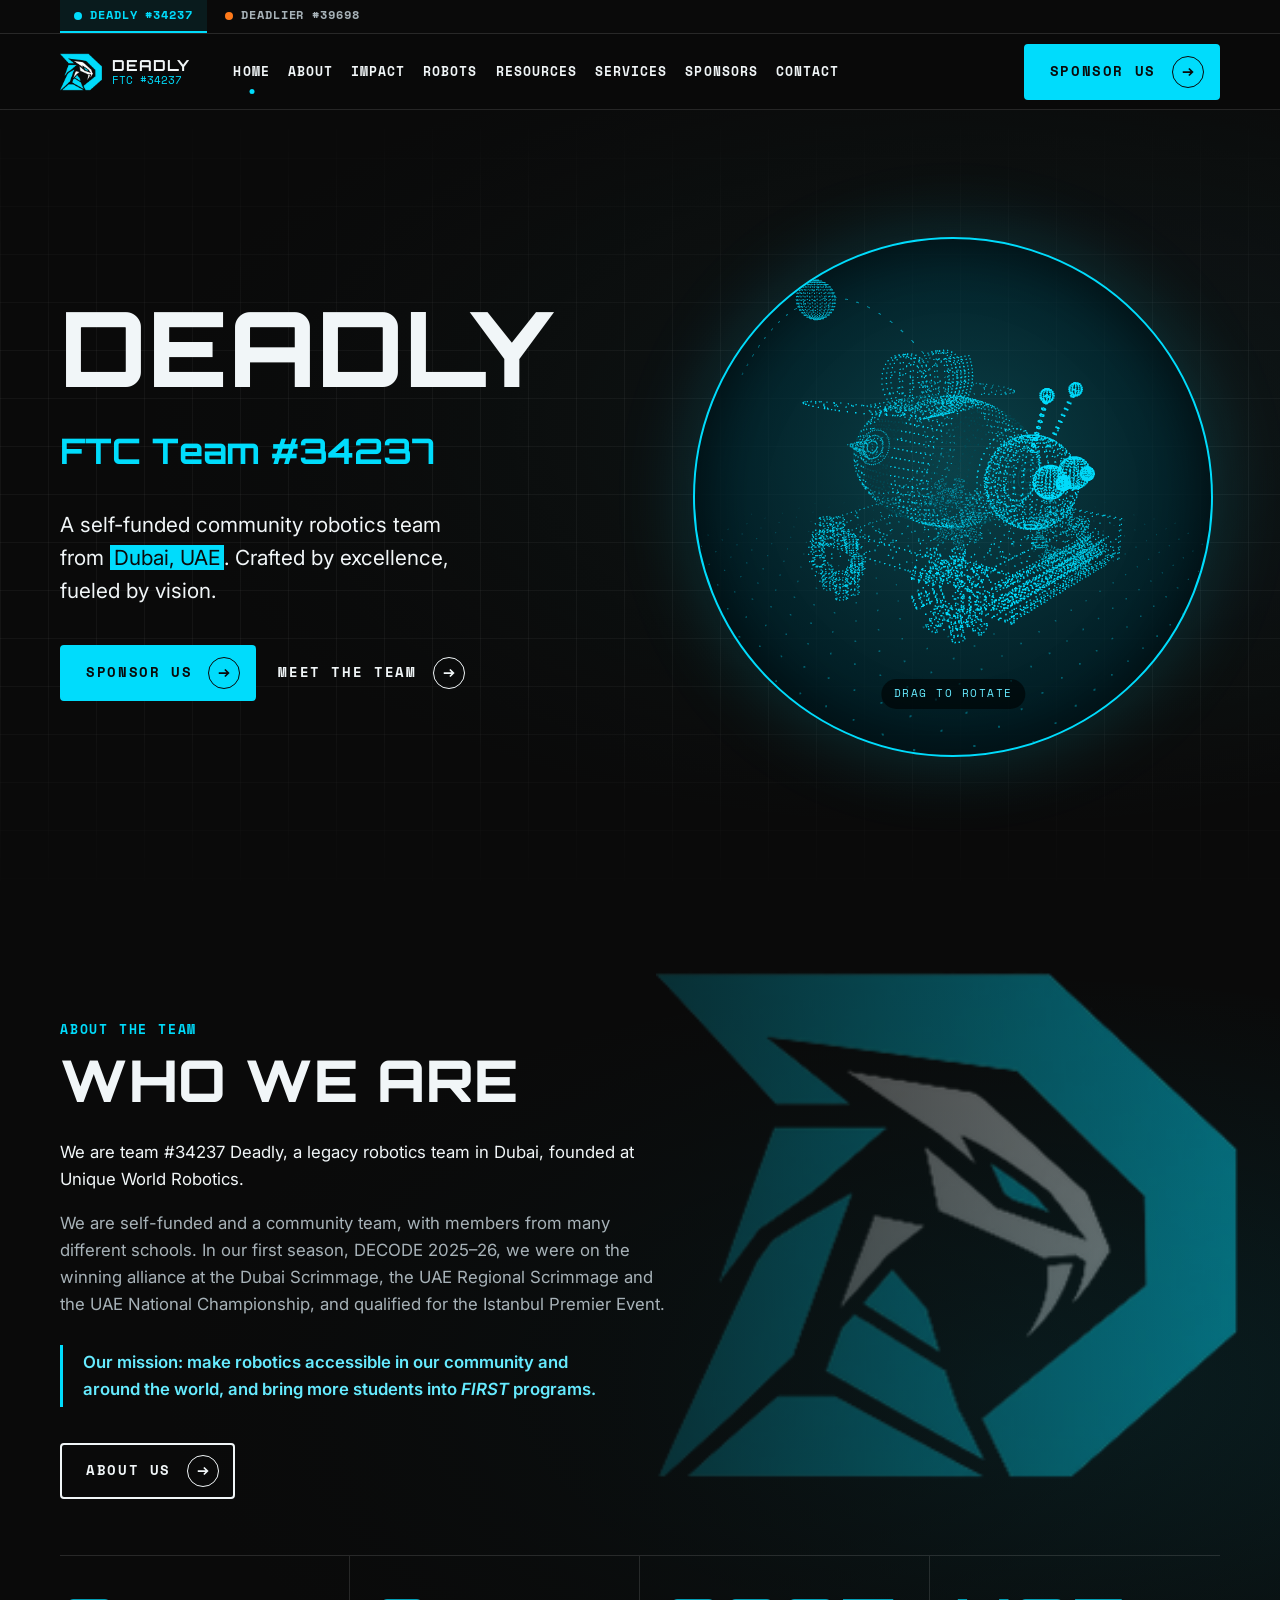
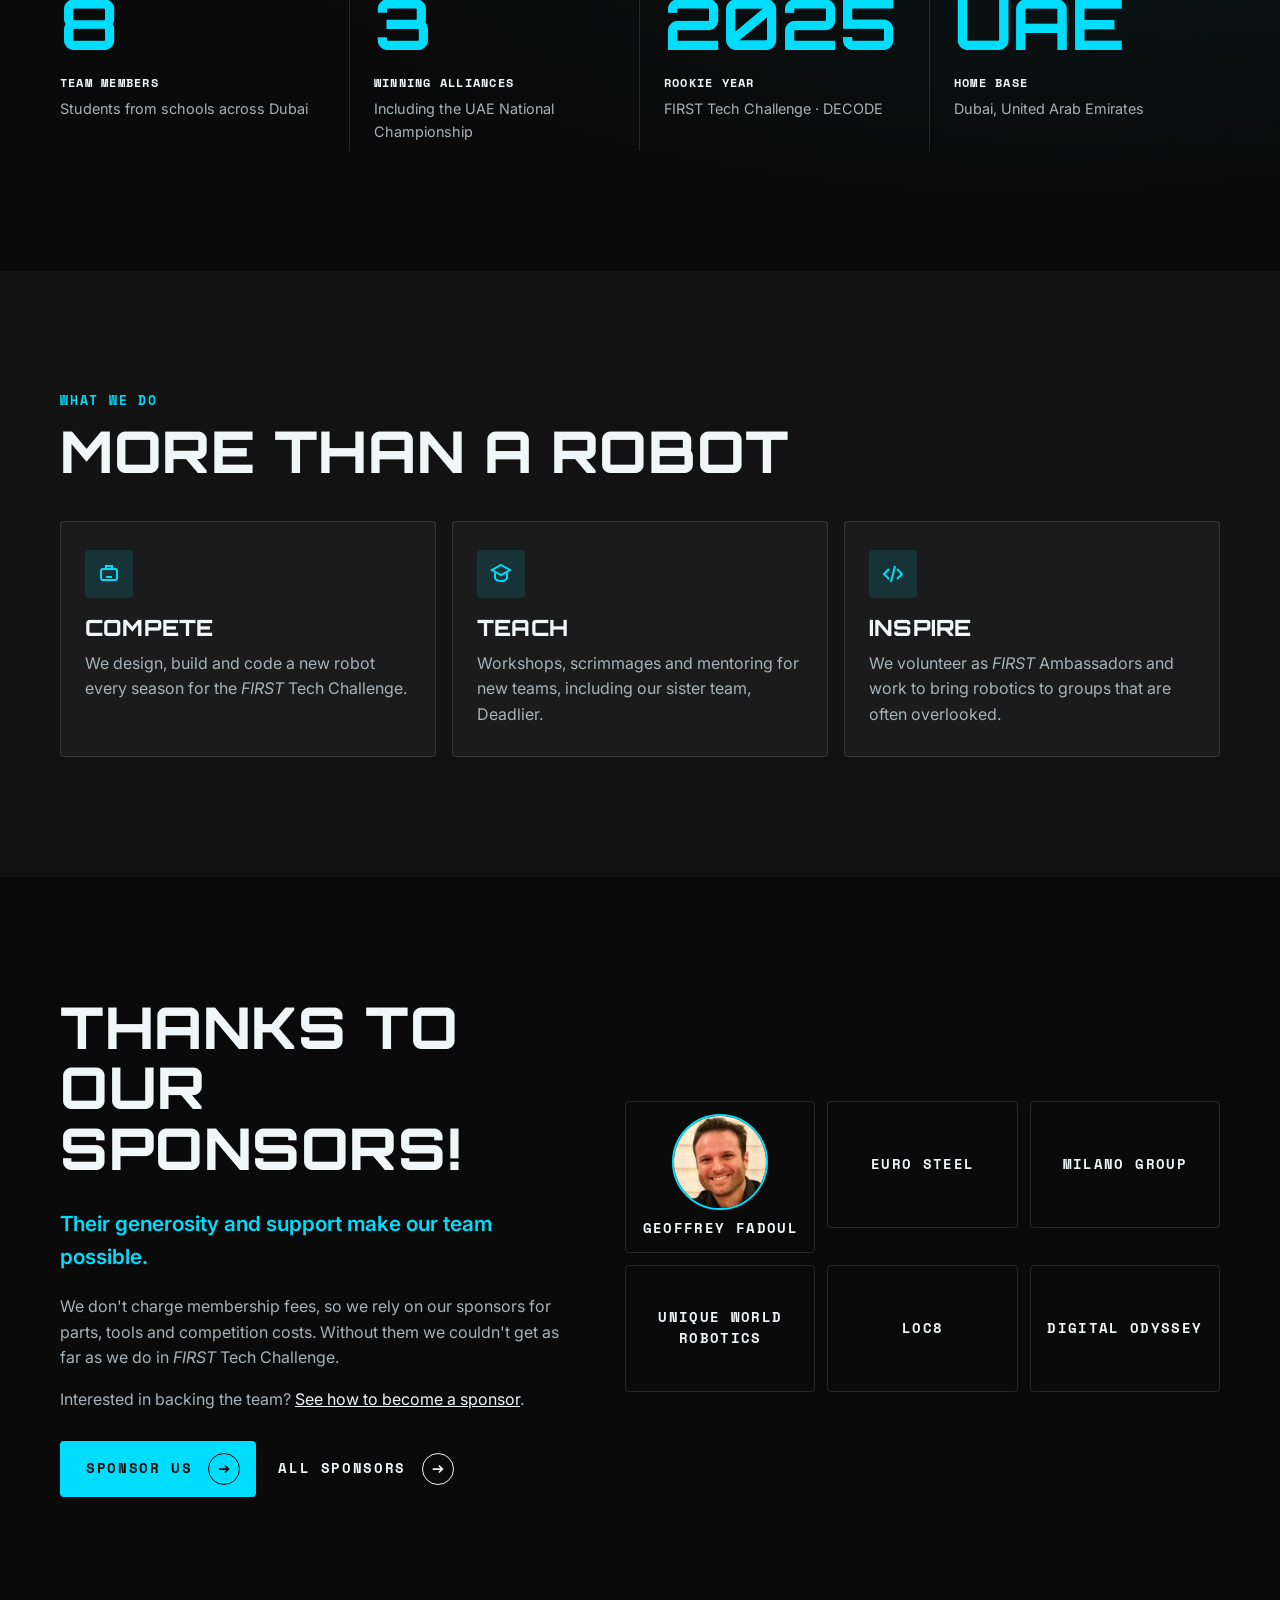
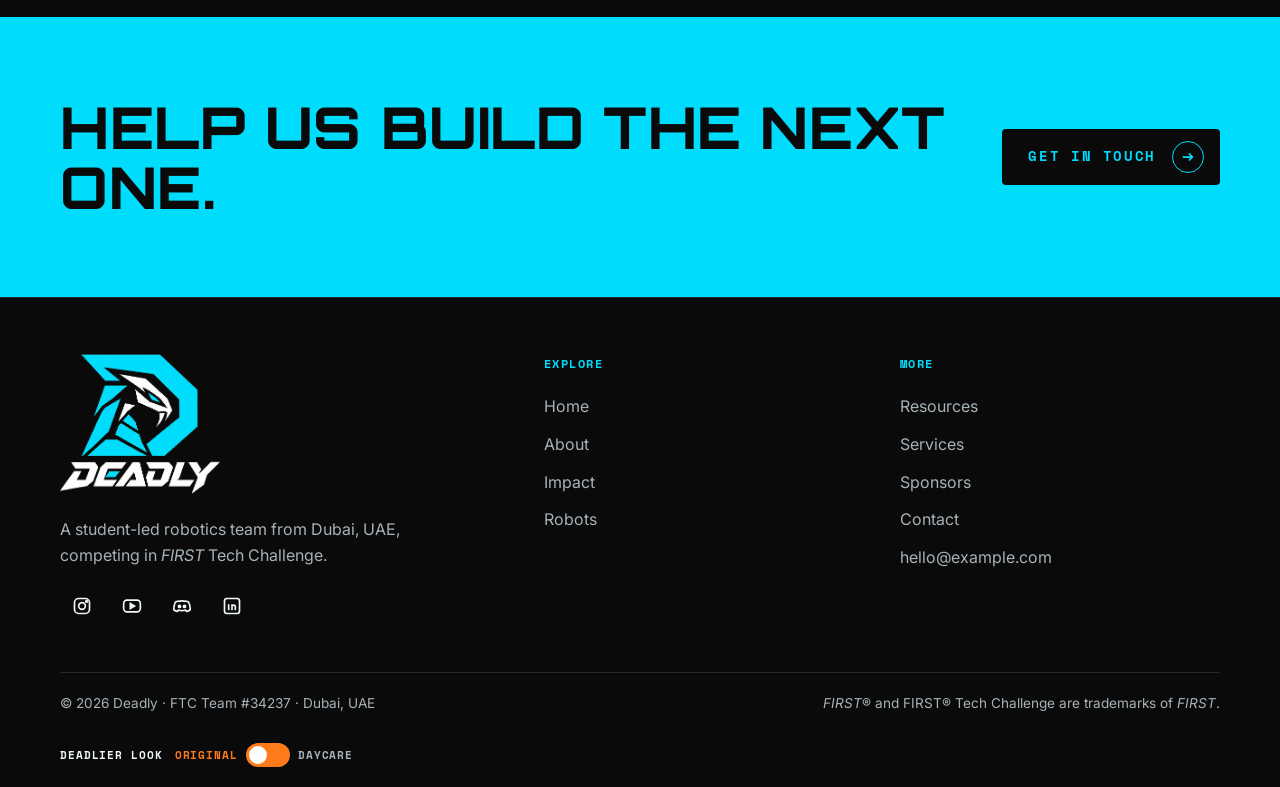
<file: index.html>
<!doctype html>
<html lang="en" class="no-js">
<head>
  <meta charset="utf-8">
  <meta name="viewport" content="width=device-width, initial-scale=1, viewport-fit=cover">
  <title>Deadly · FTC Team #34237</title>
  <meta name="description" content="Deadly is FIRST Tech Challenge Team #34237, a student-led robotics team from Dubai, UAE.">
  <meta name="theme-color" content="#0a0a0a">
  <link rel="icon" href="assets/img/logo.png" type="image/png">
  <link rel="apple-touch-icon" href="assets/img/apple-touch-icon.png">
  <link rel="preconnect" href="https://fonts.googleapis.com">
  <link rel="preconnect" href="https://fonts.gstatic.com" crossorigin>
  <link href="https://fonts.googleapis.com/css2?family=Inter:wght@400;500;600;700&family=Orbitron:wght@600;700;800&family=Space+Mono:wght@400;700&display=swap" rel="stylesheet">
  <link rel="stylesheet" href="assets/css/style.css">
</head>
<body>
  <div data-include="header"></div>

  <main id="main">
    <!-- HERO -->
    <!-- To show a team photo behind the hero, save it as assets/img/hero.jpg and change the next line to:
         <section class="hero" style="--hero-photo: url('assets/img/hero.jpg')"> -->
    <section class="hero">
      <div class="hero-bg" aria-hidden="true"></div>
      <div class="container">
        <div>
          <h1>Deadly</h1>
          <p class="team-no">FTC Team #34237</p>
          <p class="lead">A self-funded community robotics team from <span class="highlight">Dubai, UAE</span>. Crafted by excellence, fueled by vision.</p>
          <div class="btn-row">
            <a class="btn" href="sponsors.html#become">Sponsor us</a>
            <a class="btn btn--ghost" href="about.html#team">Meet the team</a>
          </div>
        </div>
        <div class="hero-visual">
          <canvas id="robot-3d" aria-label="Rotating 3D model of Buzzbot, a bee-shaped FTC robot with an intake, flywheel shooter and wings" role="img"></canvas>
          <span class="hint">Drag to rotate</span>
        </div>
      </div>
    </section>

    <!-- WHO WE ARE -->
    <section class="section section--logo">
      <div class="section-logo-bg" aria-hidden="true"></div>
      <div class="container">
        <div class="prose reveal">
          <span class="eyebrow">About the team</span>
          <h2>Who we are</h2>
          <p class="lead">We are team #34237 Deadly, a legacy robotics team in Dubai, founded at Unique World Robotics.</p>
          <p class="muted">We are self-funded and a community team, with members from many different schools. In our first season, DECODE 2025–26, we were on the winning alliance at the Dubai Scrimmage, the UAE Regional Scrimmage and the UAE National Championship, and qualified for the Istanbul Premier Event.</p>
          <p class="mission">Our mission: make robotics accessible in our community and around the world, and bring more students into <em>FIRST</em> programs.</p>
          <a class="btn btn--outline" href="about.html">About us</a>
        </div>

        <div class="stats reveal">
          <div class="stat">
            <div class="stat-value" data-count="8">8</div>
            <div class="stat-label">Team members</div>
            <div class="stat-sub">Students from schools across Dubai</div>
          </div>
          <div class="stat">
            <div class="stat-value" data-count="3">3</div>
            <div class="stat-label">Winning alliances</div>
            <div class="stat-sub">Including the UAE National Championship</div>
          </div>
          <div class="stat">
            <div class="stat-value">2025</div>
            <div class="stat-label">Rookie year</div>
            <div class="stat-sub">FIRST Tech Challenge · DECODE</div>
          </div>
          <div class="stat">
            <div class="stat-value">UAE</div>
            <div class="stat-label">Home base</div>
            <div class="stat-sub">Dubai, United Arab Emirates</div>
          </div>
        </div>
      </div>
    </section>

    <!-- WHAT WE DO -->
    <section class="section section--alt">
      <div class="container">
        <div class="section-head reveal">
          <span class="eyebrow">What we do</span>
          <h2>More than a robot</h2>
        </div>
        <div class="grid grid--3">
          <article class="card reveal">
            <div class="icon"><svg viewBox="0 0 24 24" fill="none" stroke="currentColor" stroke-width="2"><rect x="4" y="7" width="16" height="11" rx="2"/><path d="M9 7V4h6v3M8 12h.01M16 12h.01M9 15h6"/></svg></div>
            <h3>Compete</h3>
            <p class="muted">We design, build and code a new robot every season for the <em>FIRST</em> Tech Challenge.</p>
          </article>
          <article class="card reveal">
            <div class="icon"><svg viewBox="0 0 24 24" fill="none" stroke="currentColor" stroke-width="2"><path d="M12 3l9 5-9 5-9-5 9-5z"/><path d="M6 10.5V16c0 1.5 2.7 3 6 3s6-1.5 6-3v-5.5"/></svg></div>
            <h3>Teach</h3>
            <p class="muted">Workshops, scrimmages and mentoring for new teams, including our sister team, Deadlier.</p>
          </article>
          <article class="card reveal">
            <div class="icon"><svg viewBox="0 0 24 24" fill="none" stroke="currentColor" stroke-width="2"><path d="M8 7l-5 5 5 5M16 7l5 5-5 5M14 4l-4 16"/></svg></div>
            <h3>Inspire</h3>
            <p class="muted">We volunteer as <em>FIRST</em> Ambassadors and work to bring robotics to groups that are often overlooked.</p>
          </article>
        </div>
      </div>
    </section>

    <!-- SPONSORS -->
    <section class="section">
      <div class="container sponsor-layout">
        <div class="reveal">
          <h2>Thanks to our sponsors!</h2>
          <p class="lead accent" style="font-weight:600">Their generosity and support make our team possible.</p>
          <p class="muted">We don't charge membership fees, so we rely on our sponsors for parts, tools and competition costs. Without them we couldn't get as far as we do in <em>FIRST</em> Tech Challenge.</p>
          <p class="muted">Interested in backing the team? <a href="sponsors.html#become" style="color:var(--text)">See how to become a sponsor</a>.</p>
          <div class="btn-row" style="margin-top:28px">
            <a class="btn" href="sponsors.html#become">Sponsor us</a>
            <a class="btn btn--ghost" href="sponsors.html">All sponsors</a>
          </div>
        </div>
        <!-- TODO: swap each name for a logo: <a class="sponsor-slot" href="..."><img src="assets/img/sponsors/name.png" alt="Sponsor name"></a> -->
        <div class="sponsor-grid reveal">
          <span class="sponsor-slot sponsor-slot--name sponsor-slot--person">
            <img src="assets/img/sponsors/geoffrey-fadoul.jpg" alt="Geoffrey Fadoul" width="120" height="120">
            Geoffrey Fadoul
          </span>
          <span class="sponsor-slot sponsor-slot--name">Euro Steel</span>
          <span class="sponsor-slot sponsor-slot--name">Milano Group</span>
          <span class="sponsor-slot sponsor-slot--name">Unique World Robotics</span>
          <span class="sponsor-slot sponsor-slot--name">LOC8</span>
          <span class="sponsor-slot sponsor-slot--name">Digital Odyssey</span>
        </div>
      </div>
    </section>

    <section class="cta-band">
      <div class="container">
        <h2>Help us build the next one.</h2>
        <a class="btn" href="contact.html">Get in touch</a>
      </div>
    </section>
  </main>

  <div data-include="footer"></div>
  <!-- Switches the Deadlier pages between the original orange look and the daycare look -->
  <div class="look-toggle" data-look-toggle></div>
  <script src="assets/js/site.js"></script>
  <!-- three.js r128 (MIT), kept in the repo so the 3D robot doesn't depend on a CDN -->
  <script src="assets/js/vendor/three.min.js"></script>
  <script src="assets/js/vendor/OrbitControls.js"></script>
  <script src="assets/js/hero.js"></script>
</body>
</html>
</file>
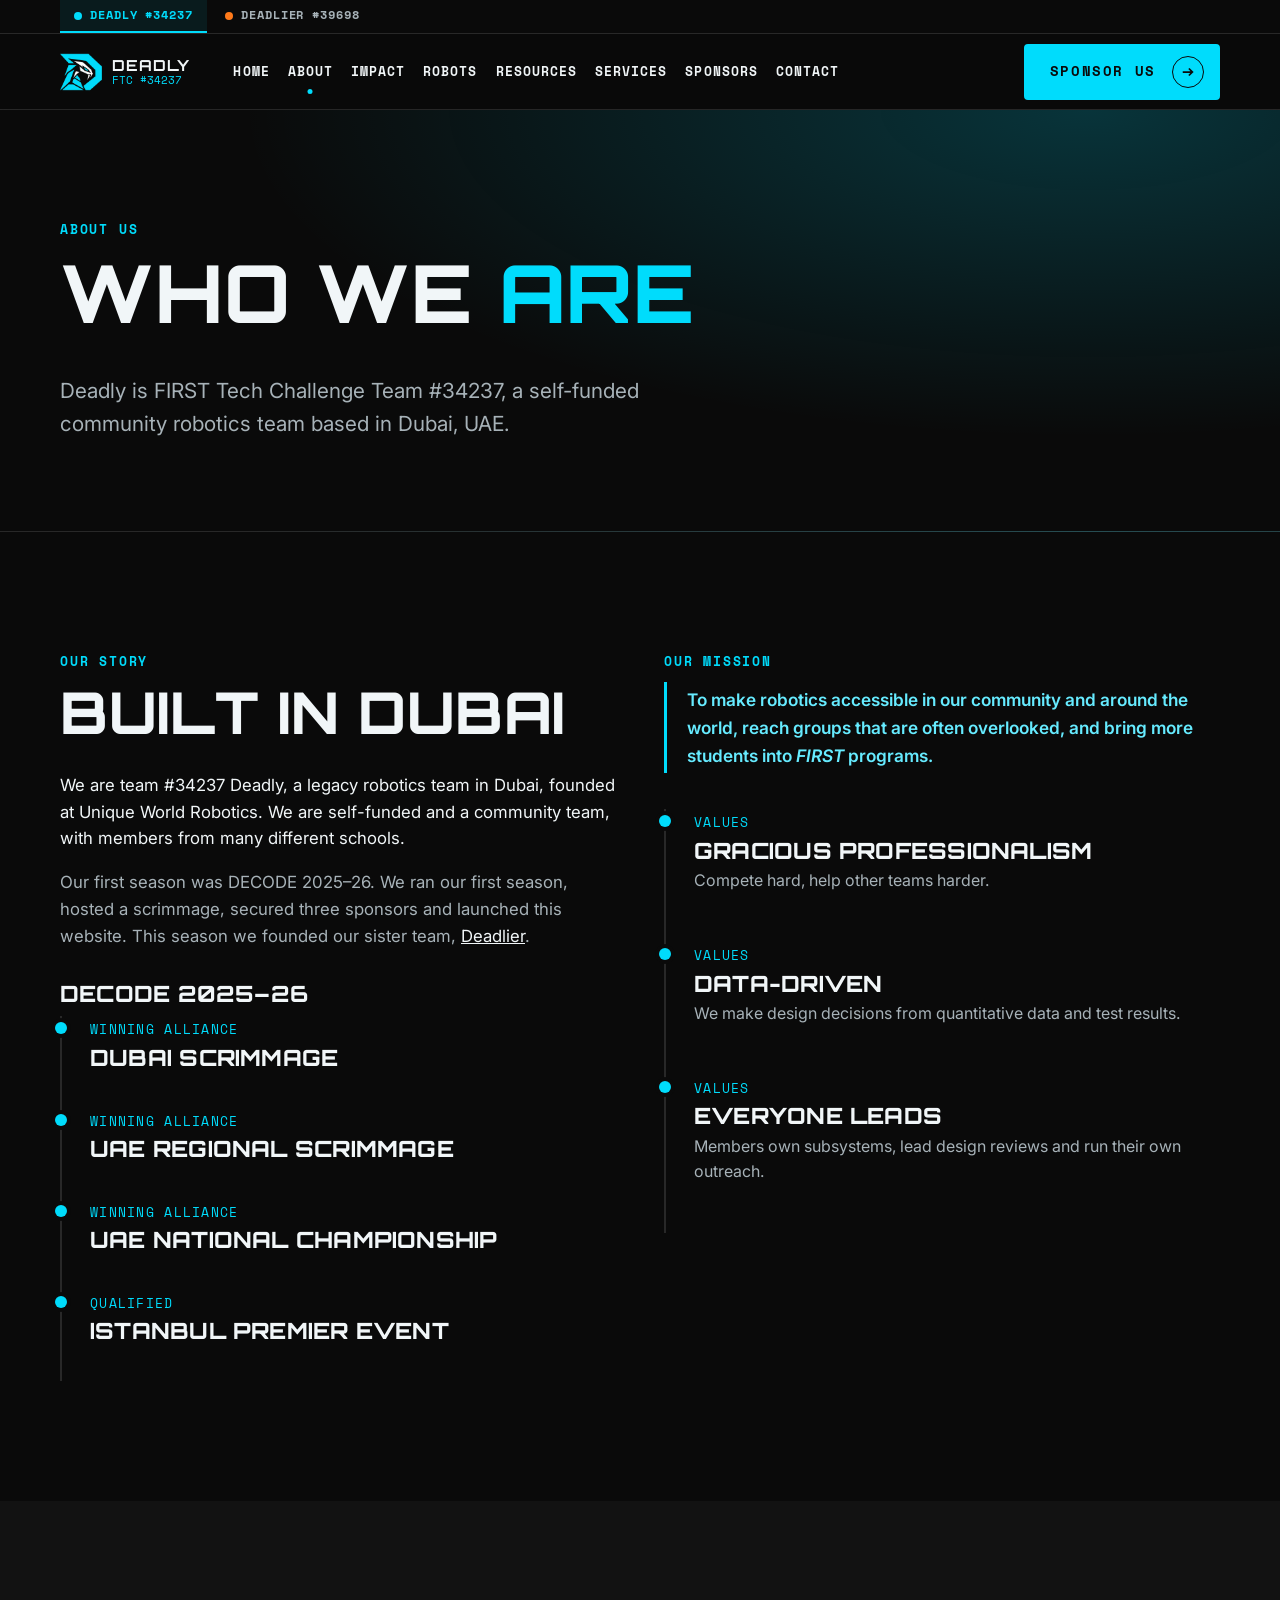
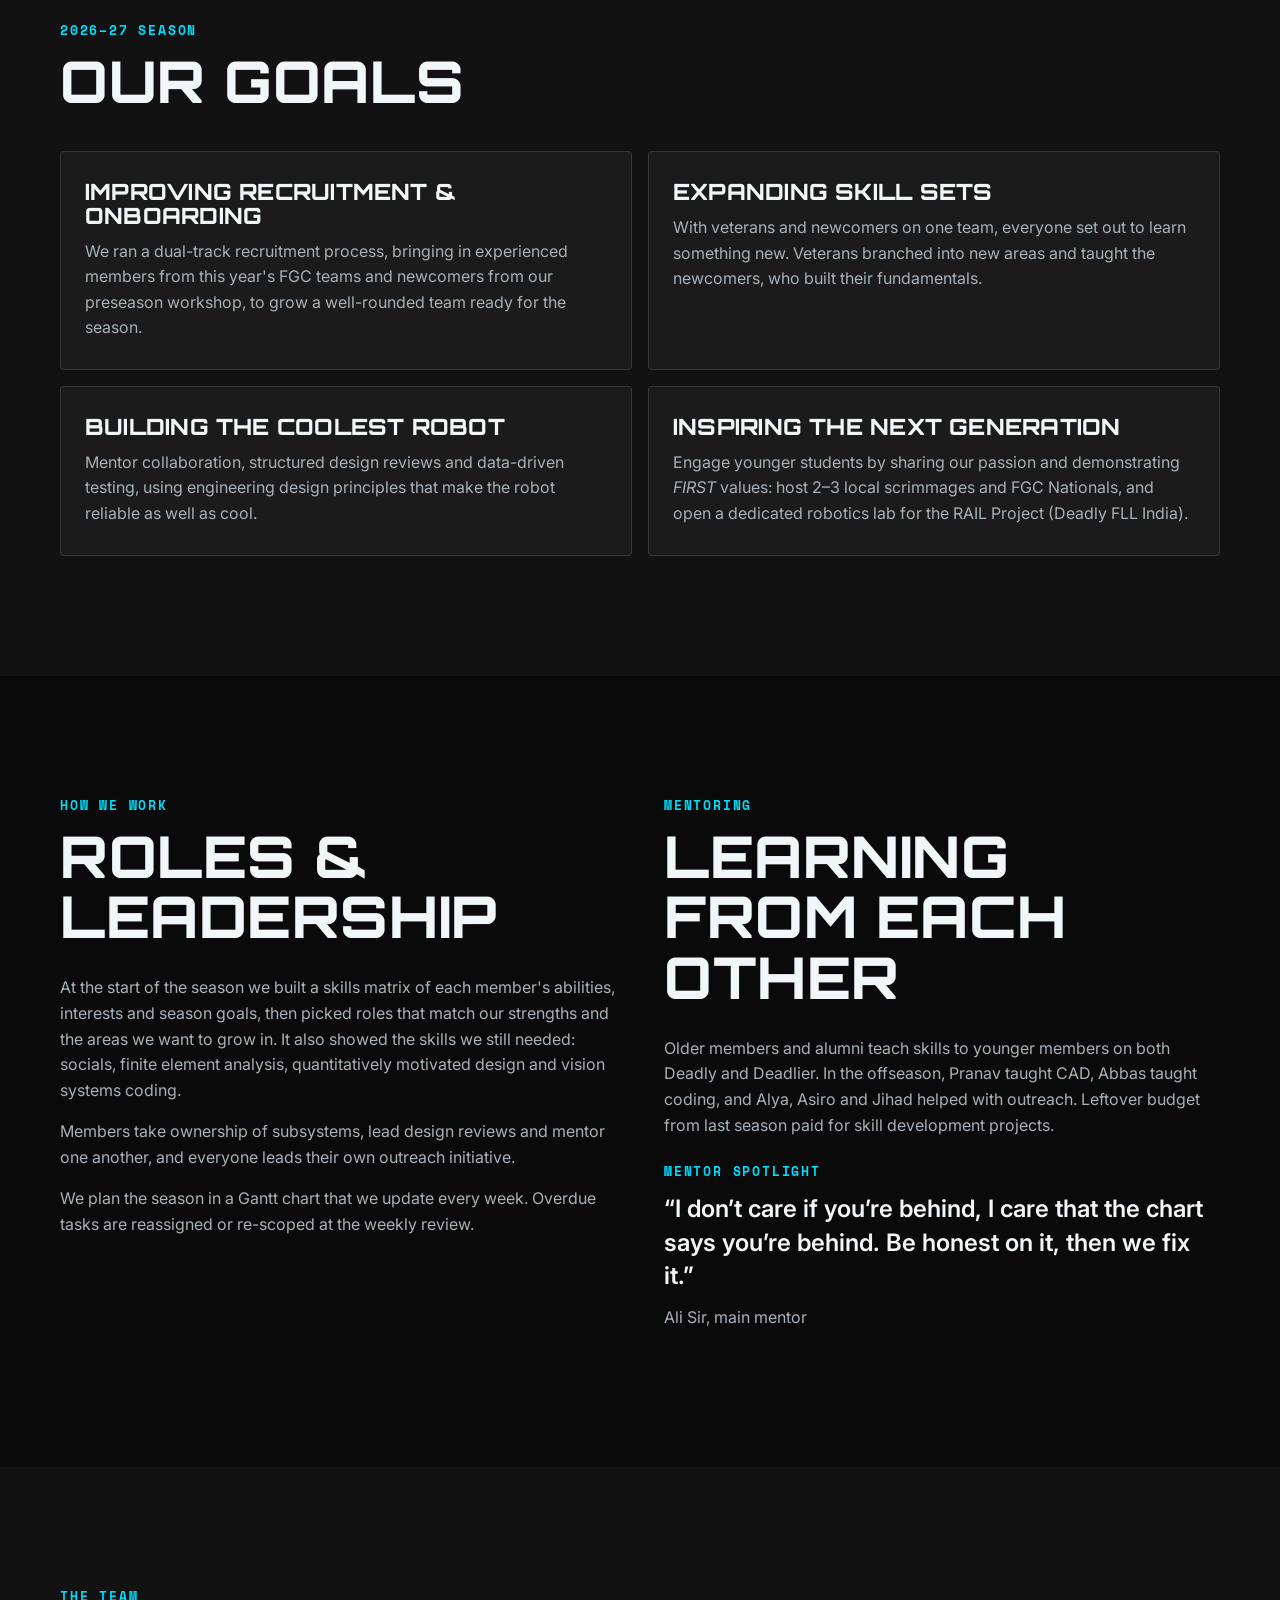
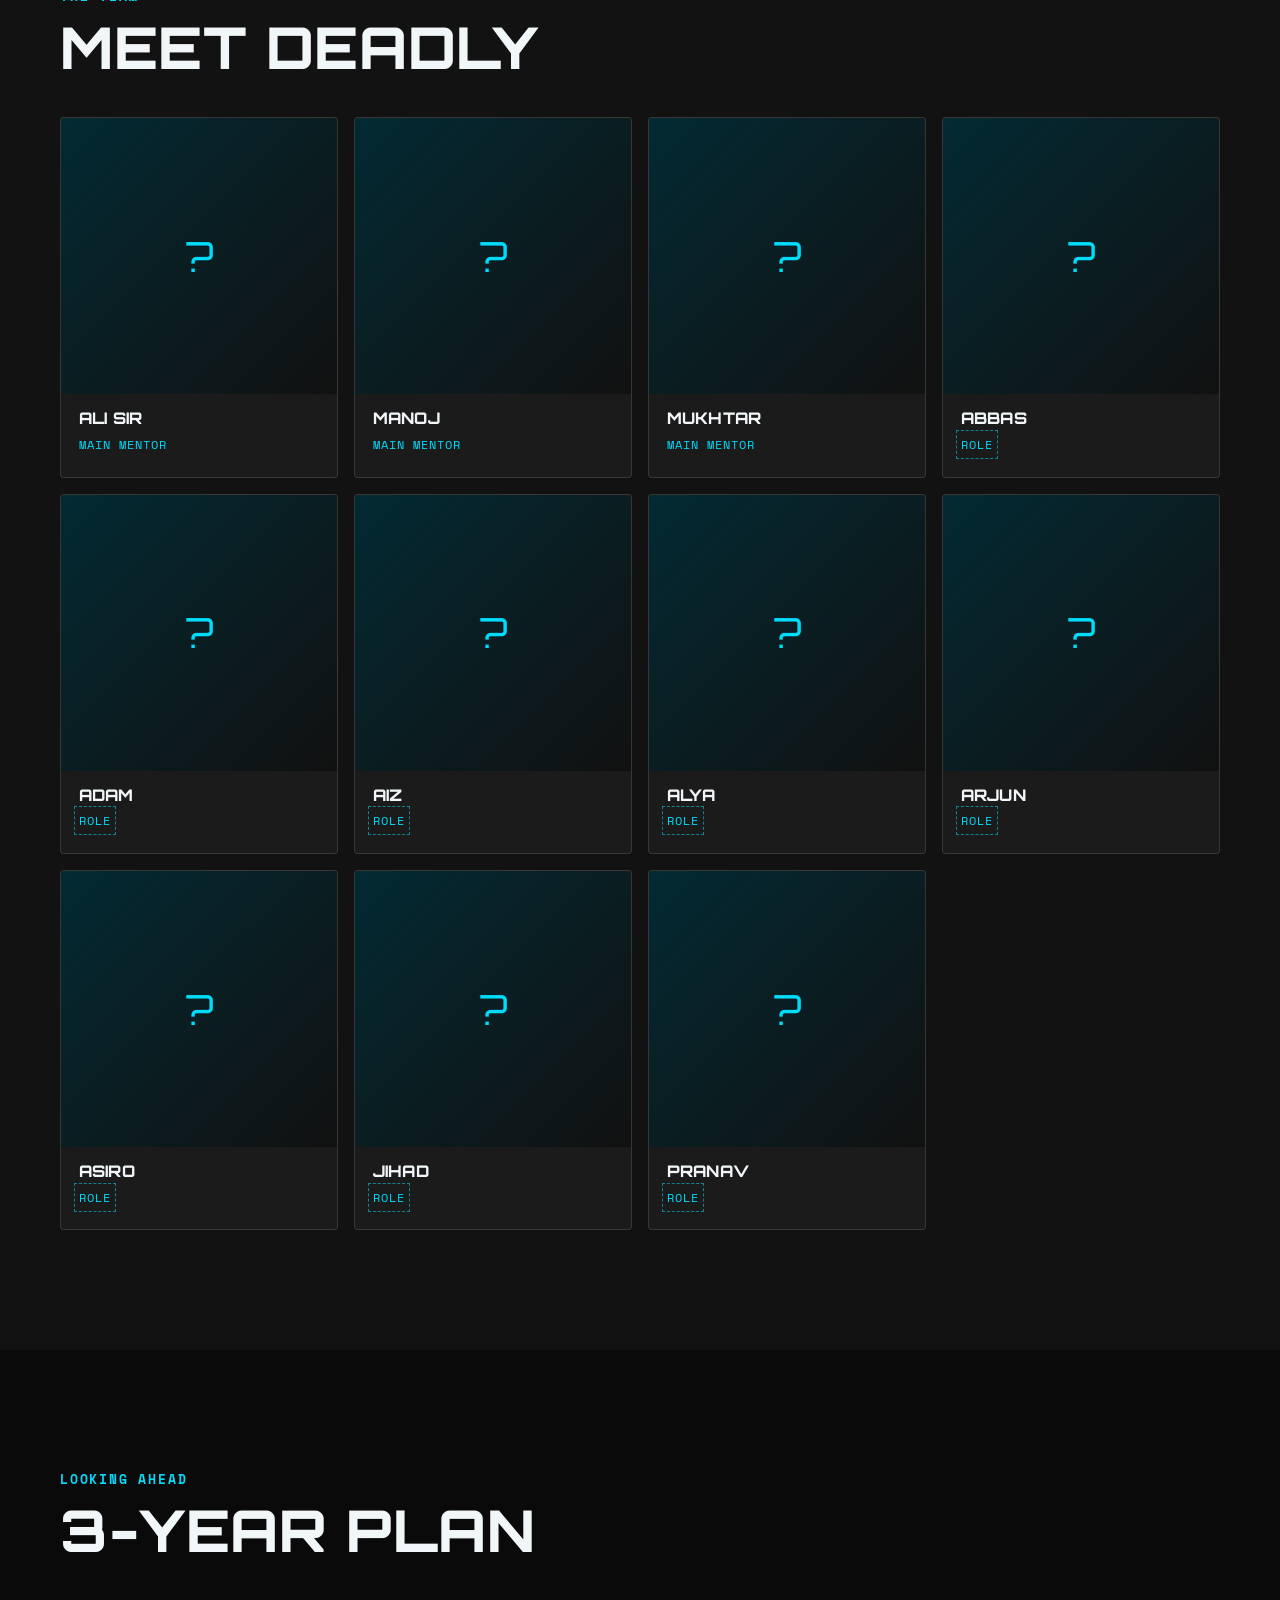
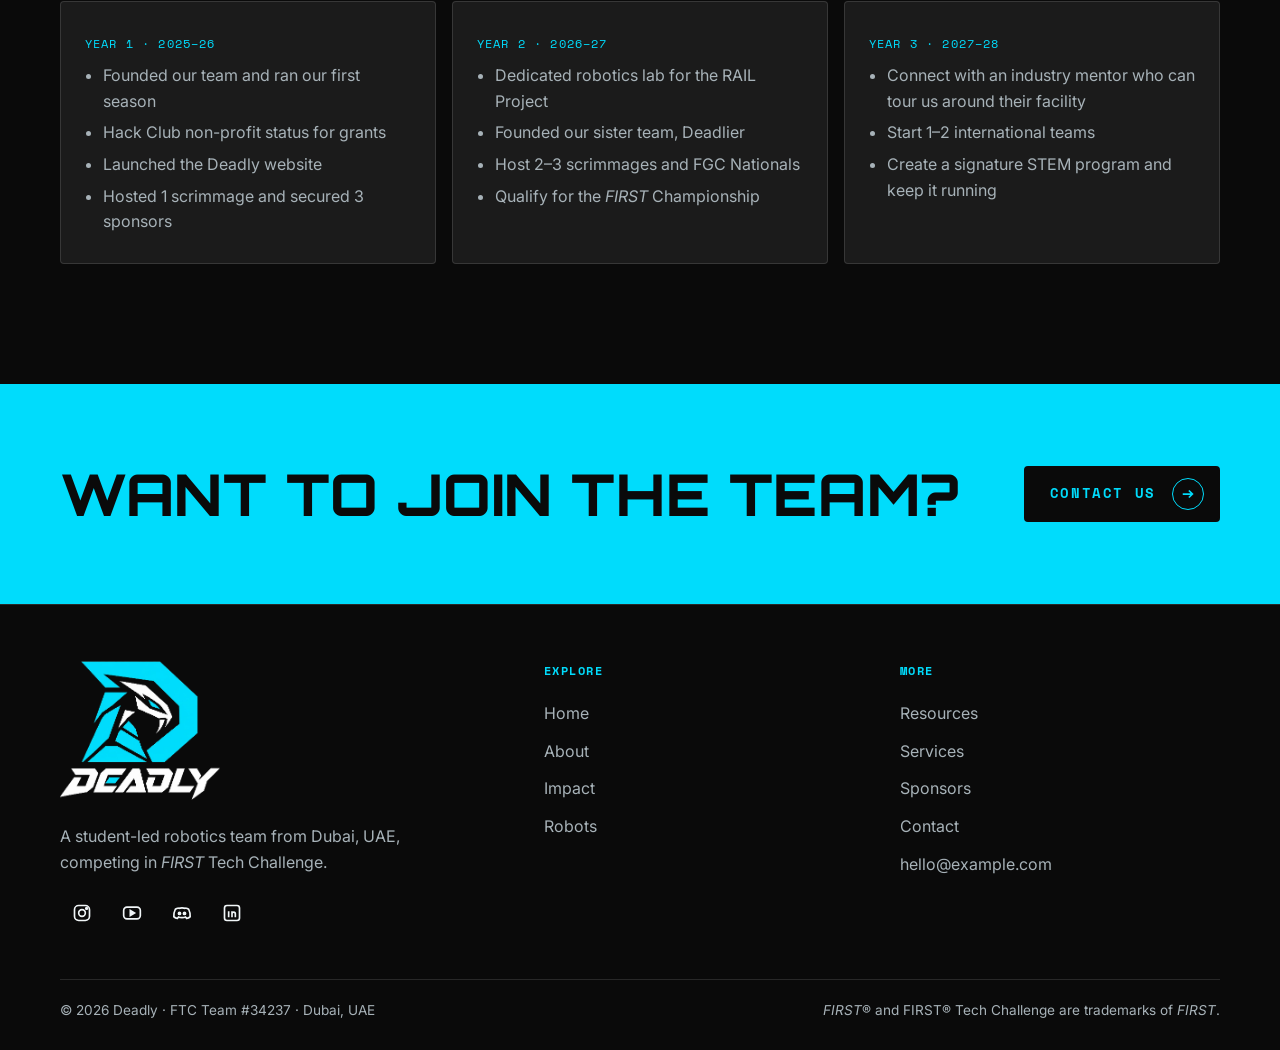
<file: about.html>
<!doctype html>
<html lang="en" class="no-js">
<head>
  <meta charset="utf-8">
  <meta name="viewport" content="width=device-width, initial-scale=1, viewport-fit=cover">
  <title>About · Deadly FTC #34237</title>
  <meta name="description" content="Meet Deadly, FTC Team #34237 from Dubai, UAE: our story, goals, team members and 3-year plan.">
  <meta name="theme-color" content="#0a0a0a">
  <link rel="icon" href="assets/img/logo.png" type="image/png">
  <link rel="apple-touch-icon" href="assets/img/apple-touch-icon.png">
  <link rel="preconnect" href="https://fonts.googleapis.com">
  <link rel="preconnect" href="https://fonts.gstatic.com" crossorigin>
  <link href="https://fonts.googleapis.com/css2?family=Inter:wght@400;500;600;700&family=Orbitron:wght@600;700;800&family=Space+Mono:wght@400;700&display=swap" rel="stylesheet">
  <link rel="stylesheet" href="assets/css/style.css">
</head>
<body>
  <div data-include="header"></div>

  <main id="main">
    <section class="page-hero">
      <div class="container">
        <span class="eyebrow">About us</span>
        <h1>Who we <span class="accent">are</span></h1>
        <p class="lead muted">Deadly is FIRST Tech Challenge Team #34237, a self-funded community robotics team based in Dubai, UAE.</p>
      </div>
    </section>

    <section class="section">
      <div class="container">
        <div class="grid grid--2" style="gap:48px">
          <div class="prose reveal">
            <span class="eyebrow">Our story</span>
            <h2>Built in Dubai</h2>
            <p>We are team #34237 Deadly, a legacy robotics team in Dubai, founded at Unique World Robotics. We are self-funded and a community team, with members from many different schools.</p>
            <p class="muted">Our first season was DECODE 2025–26. We ran our first season, hosted a scrimmage, secured three sponsors and launched this website. This season we founded our sister team, <a href="deadlier.html" style="color:var(--text)">Deadlier</a>.</p>
            <h3 style="margin-top:32px">DECODE 2025–26</h3>
            <ul class="timeline">
              <li><span class="when">Winning alliance</span><h3>Dubai Scrimmage</h3></li>
              <li><span class="when">Winning alliance</span><h3>UAE Regional Scrimmage</h3></li>
              <li><span class="when">Winning alliance</span><h3>UAE National Championship</h3></li>
              <li><span class="when">Qualified</span><h3>Istanbul Premier Event</h3></li>
            </ul>
          </div>
          <div class="reveal">
            <span class="eyebrow">Our mission</span>
            <p class="mission" style="margin-top:0">To make robotics accessible in our community and around the world, reach groups that are often overlooked, and bring more students into <em>FIRST</em> programs.</p>
            <ul class="timeline">
              <li><span class="when">Values</span><h3>Gracious Professionalism</h3><p class="muted">Compete hard, help other teams harder.</p></li>
              <li><span class="when">Values</span><h3>Data-driven</h3><p class="muted">We make design decisions from quantitative data and test results.</p></li>
              <li><span class="when">Values</span><h3>Everyone leads</h3><p class="muted">Members own subsystems, lead design reviews and run their own outreach.</p></li>
            </ul>
          </div>
        </div>
      </div>
    </section>

    <section class="section section--alt">
      <div class="container">
        <div class="section-head reveal">
          <span class="eyebrow">2026–27 season</span>
          <h2>Our goals</h2>
        </div>
        <div class="grid grid--2">
          <article class="card reveal">
            <h3>Improving recruitment &amp; onboarding</h3>
            <p class="muted">We ran a dual-track recruitment process, bringing in experienced members from this year's FGC teams and newcomers from our preseason workshop, to grow a well-rounded team ready for the season.</p>
          </article>
          <article class="card reveal">
            <h3>Expanding skill sets</h3>
            <p class="muted">With veterans and newcomers on one team, everyone set out to learn something new. Veterans branched into new areas and taught the newcomers, who built their fundamentals.</p>
          </article>
          <article class="card reveal">
            <h3>Building the coolest robot</h3>
            <p class="muted">Mentor collaboration, structured design reviews and data-driven testing, using engineering design principles that make the robot reliable as well as cool.</p>
          </article>
          <article class="card reveal">
            <h3>Inspiring the next generation</h3>
            <p class="muted">Engage younger students by sharing our passion and demonstrating <em>FIRST</em> values: host 2–3 local scrimmages and FGC Nationals, and open a dedicated robotics lab for the RAIL Project (Deadly FLL India).</p>
          </article>
        </div>
      </div>
    </section>

    <section class="section">
      <div class="container">
        <div class="grid grid--2" style="gap:48px">
          <div class="reveal">
            <span class="eyebrow">How we work</span>
            <h2>Roles &amp; leadership</h2>
            <p class="muted">At the start of the season we built a skills matrix of each member's abilities, interests and season goals, then picked roles that match our strengths and the areas we want to grow in. It also showed the skills we still needed: socials, finite element analysis, quantitatively motivated design and vision systems coding.</p>
            <p class="muted">Members take ownership of subsystems, lead design reviews and mentor one another, and everyone leads their own outreach initiative.</p>
            <p class="muted">We plan the season in a Gantt chart that we update every week. Overdue tasks are reassigned or re-scoped at the weekly review.</p>
          </div>
          <div class="reveal">
            <span class="eyebrow">Mentoring</span>
            <h2>Learning from each other</h2>
            <p class="muted">Older members and alumni teach skills to younger members on both Deadly and Deadlier. In the offseason, Pranav taught CAD, Abbas taught coding, and Alya, Asiro and Jihad helped with outreach. Leftover budget from last season paid for skill development projects.</p>
            <span class="eyebrow" style="margin-top:24px">Mentor spotlight</span>
            <p class="quote">“I don’t care if you’re behind, I care that the chart says you’re behind. Be honest on it, then we fix it.”</p>
            <p class="muted">Ali Sir, main mentor</p>
          </div>
        </div>
      </div>
    </section>

    <section class="section section--alt" id="team">
      <div class="container">
        <div class="section-head reveal">
          <span class="eyebrow">The team</span>
          <h2>Meet Deadly</h2>
        </div>
        <div class="grid member-grid">
          <article class="card member reveal">
            <div class="photo">?</div>
            <div class="info">
              <h3>Ali Sir</h3>
              <span class="role">Main mentor</span>
            </div>
          </article>
          <article class="card member reveal">
            <div class="photo">?</div>
            <div class="info">
              <h3>Manoj</h3>
              <span class="role">Main mentor</span>
            </div>
          </article>
          <article class="card member reveal">
            <div class="photo">?</div>
            <div class="info">
              <h3>Mukhtar</h3>
              <span class="role">Main mentor</span>
            </div>
          </article>
          <article class="card member reveal">
            <div class="photo">?</div>
            <div class="info">
              <h3>Abbas</h3>
              <span class="role todo">Role</span>
            </div>
          </article>
          <article class="card member reveal">
            <div class="photo">?</div>
            <div class="info">
              <h3>Adam</h3>
              <span class="role todo">Role</span>
            </div>
          </article>
          <article class="card member reveal">
            <div class="photo">?</div>
            <div class="info">
              <h3>Aiz</h3>
              <span class="role todo">Role</span>
            </div>
          </article>
          <article class="card member reveal">
            <div class="photo">?</div>
            <div class="info">
              <h3>Alya</h3>
              <span class="role todo">Role</span>
            </div>
          </article>
          <article class="card member reveal">
            <div class="photo">?</div>
            <div class="info">
              <h3>Arjun</h3>
              <span class="role todo">Role</span>
            </div>
          </article>
          <article class="card member reveal">
            <div class="photo">?</div>
            <div class="info">
              <h3>Asiro</h3>
              <span class="role todo">Role</span>
            </div>
          </article>
          <article class="card member reveal">
            <div class="photo">?</div>
            <div class="info">
              <h3>Jihad</h3>
              <span class="role todo">Role</span>
            </div>
          </article>
          <article class="card member reveal">
            <div class="photo">?</div>
            <div class="info">
              <h3>Pranav</h3>
              <span class="role todo">Role</span>
            </div>
          </article>
        </div>
      </div>
    </section>

    <section class="section">
      <div class="container">
        <div class="section-head reveal">
          <span class="eyebrow">Looking ahead</span>
          <h2>3-year plan</h2>
        </div>
        <div class="grid grid--3">
          <article class="card reveal">
            <span class="tag">Year 1 · 2025–26</span>
            <ul class="muted">
              <li>Founded our team and ran our first season</li>
              <li>Hack Club non-profit status for grants</li>
              <li>Launched the Deadly website</li>
              <li>Hosted 1 scrimmage and secured 3 sponsors</li>
            </ul>
          </article>
          <article class="card reveal">
            <span class="tag">Year 2 · 2026–27</span>
            <ul class="muted">
              <li>Dedicated robotics lab for the RAIL Project</li>
              <li>Founded our sister team, Deadlier</li>
              <li>Host 2–3 scrimmages and FGC Nationals</li>
              <li>Qualify for the <em>FIRST</em> Championship</li>
            </ul>
          </article>
          <article class="card reveal">
            <span class="tag">Year 3 · 2027–28</span>
            <ul class="muted">
              <li>Connect with an industry mentor who can tour us around their facility</li>
              <li>Start 1–2 international teams</li>
              <li>Create a signature STEM program and keep it running</li>
            </ul>
          </article>
        </div>
      </div>
    </section>
    <section class="cta-band">
      <div class="container">
        <h2>Want to join the team?</h2>
        <a class="btn" href="contact.html">Contact us</a>
      </div>
    </section>
  </main>

  <div data-include="footer"></div>
  <script src="assets/js/site.js"></script>
</body>
</html>
</file>
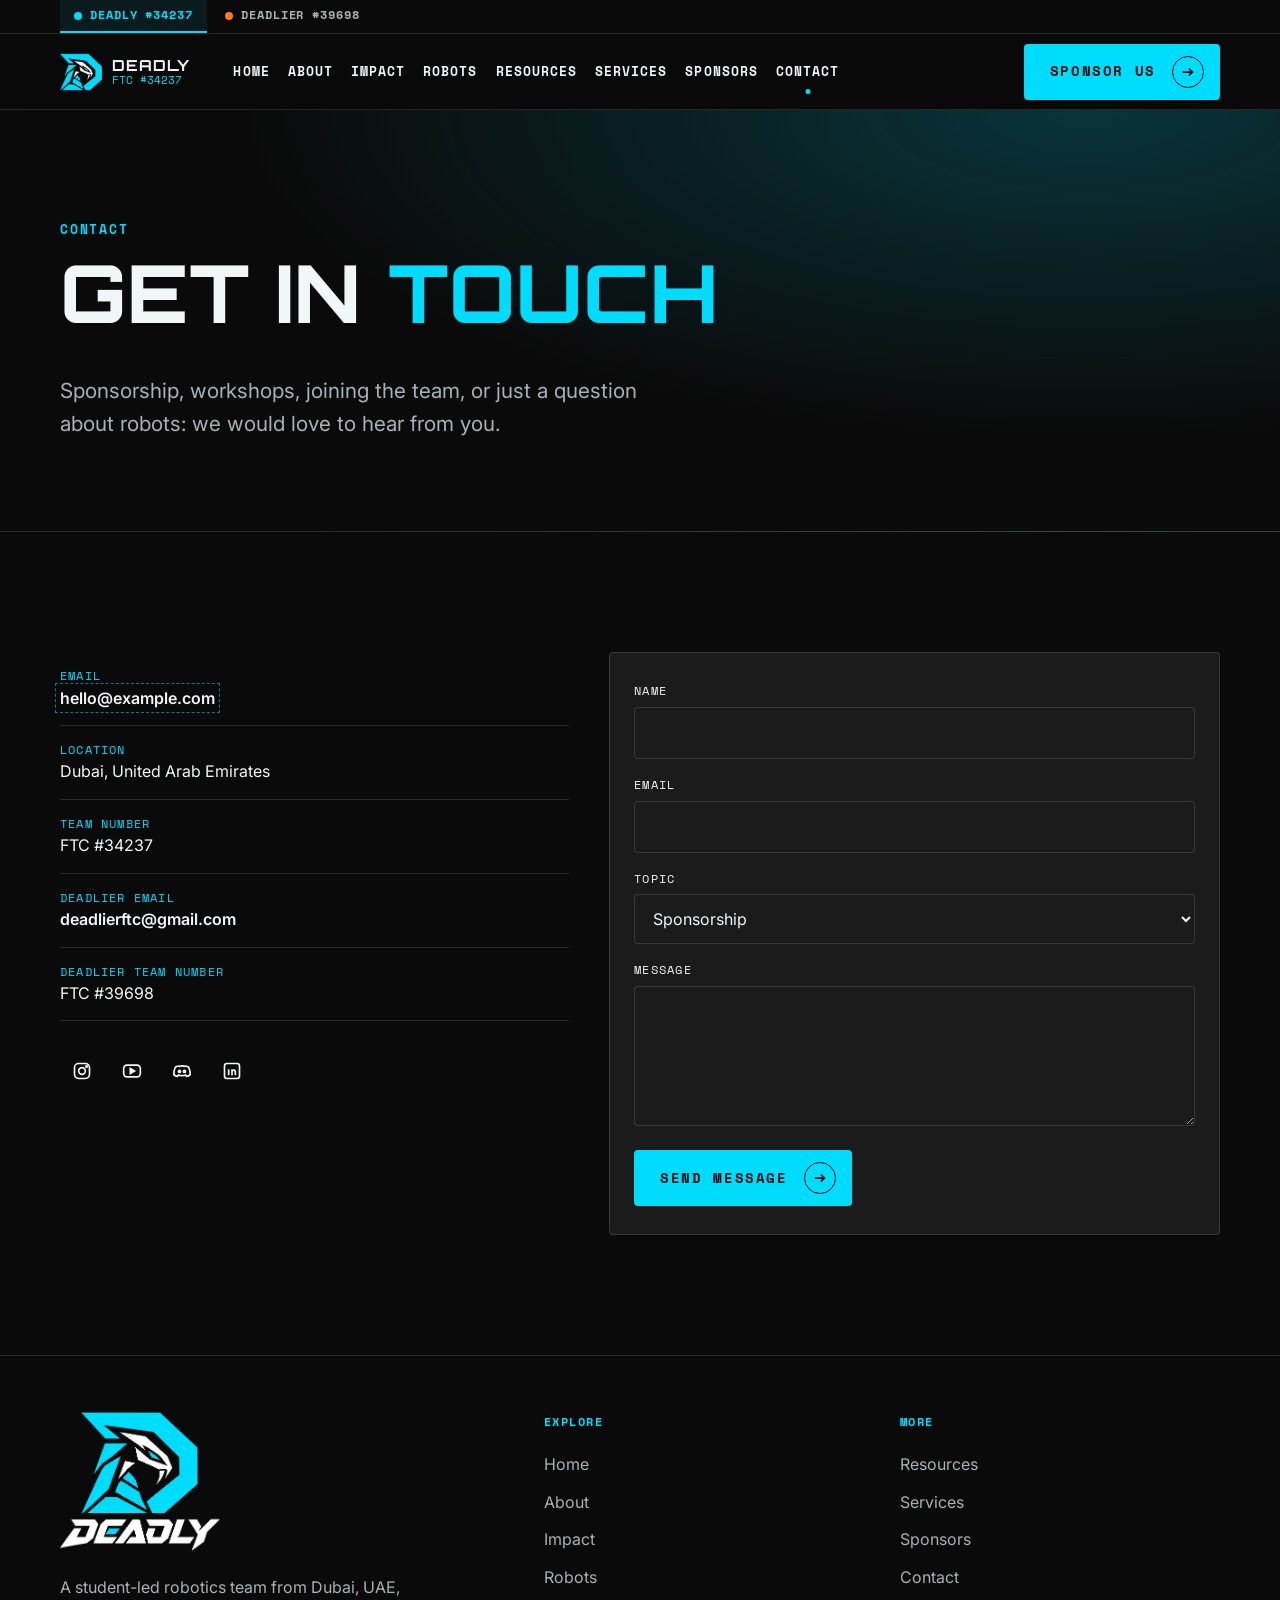
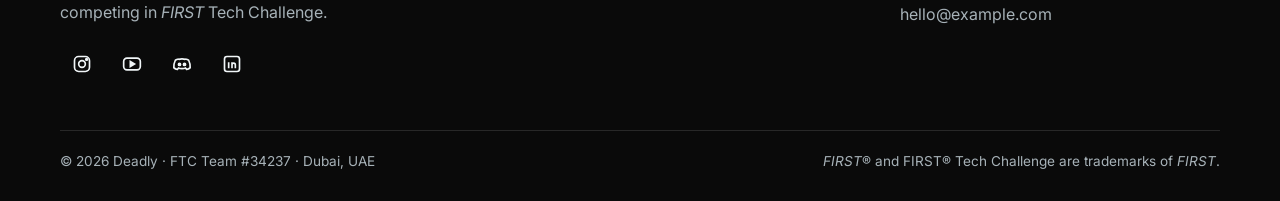
<file: contact.html>
<!doctype html>
<html lang="en" class="no-js">
<head>
  <meta charset="utf-8">
  <meta name="viewport" content="width=device-width, initial-scale=1, viewport-fit=cover">
  <title>Contact · Deadly FTC #34237</title>
  <meta name="description" content="Get in touch with Deadly, FTC Team #34237 in Dubai, UAE.">
  <meta name="theme-color" content="#0a0a0a">
  <link rel="icon" href="assets/img/logo.png" type="image/png">
  <link rel="apple-touch-icon" href="assets/img/apple-touch-icon.png">
  <link rel="preconnect" href="https://fonts.googleapis.com">
  <link rel="preconnect" href="https://fonts.gstatic.com" crossorigin>
  <link href="https://fonts.googleapis.com/css2?family=Inter:wght@400;500;600;700&family=Orbitron:wght@600;700;800&family=Space+Mono:wght@400;700&display=swap" rel="stylesheet">
  <link rel="stylesheet" href="assets/css/style.css">
</head>
<body>
  <div data-include="header"></div>

  <main id="main">
    <section class="page-hero">
      <div class="container">
        <span class="eyebrow">Contact</span>
        <h1>Get in <span class="accent">touch</span></h1>
        <p class="lead muted">Sponsorship, workshops, joining the team, or just a question about robots: we would love to hear from you.</p>
      </div>
    </section>

    <section class="section">
      <div class="container contact-layout">
        <div class="reveal">
          <ul class="contact-list">
            <li><span>Email</span><a class="todo" href="mailto:hello@example.com">hello@example.com</a></li>
            <li><span>Location</span>Dubai, United Arab Emirates</li>
            <li><span>Team number</span>FTC #34237</li>
            <li><span>Deadlier email</span><a href="mailto:deadlierftc@gmail.com">deadlierftc@gmail.com</a></li>
            <li><span>Deadlier team number</span>FTC #39698</li>
          </ul>
          <div class="socials" data-socials></div>
        </div>
        <!-- This form opens the visitor's email app. For a real inbox-free form, point action at a service like Formspree. -->
        <form class="form card reveal" action="mailto:hello@example.com" method="post" enctype="text/plain">
          <div class="field"><label for="name">Name</label><input id="name" name="name" autocomplete="name" required></div>
          <div class="field"><label for="email">Email</label><input id="email" name="email" type="email" autocomplete="email" required></div>
          <div class="field">
            <label for="topic">Topic</label>
            <select id="topic" name="topic">
              <option>Sponsorship</option>
              <option>Workshop or outreach</option>
              <option>Joining the team</option>
              <option>Other</option>
            </select>
          </div>
          <div class="field"><label for="message">Message</label><textarea id="message" name="message" required></textarea></div>
          <div><button class="btn" type="submit">Send message</button></div>
        </form>
      </div>
    </section>
  </main>

  <div data-include="footer"></div>
  <script src="assets/js/site.js"></script>
</body>
</html>
</file>
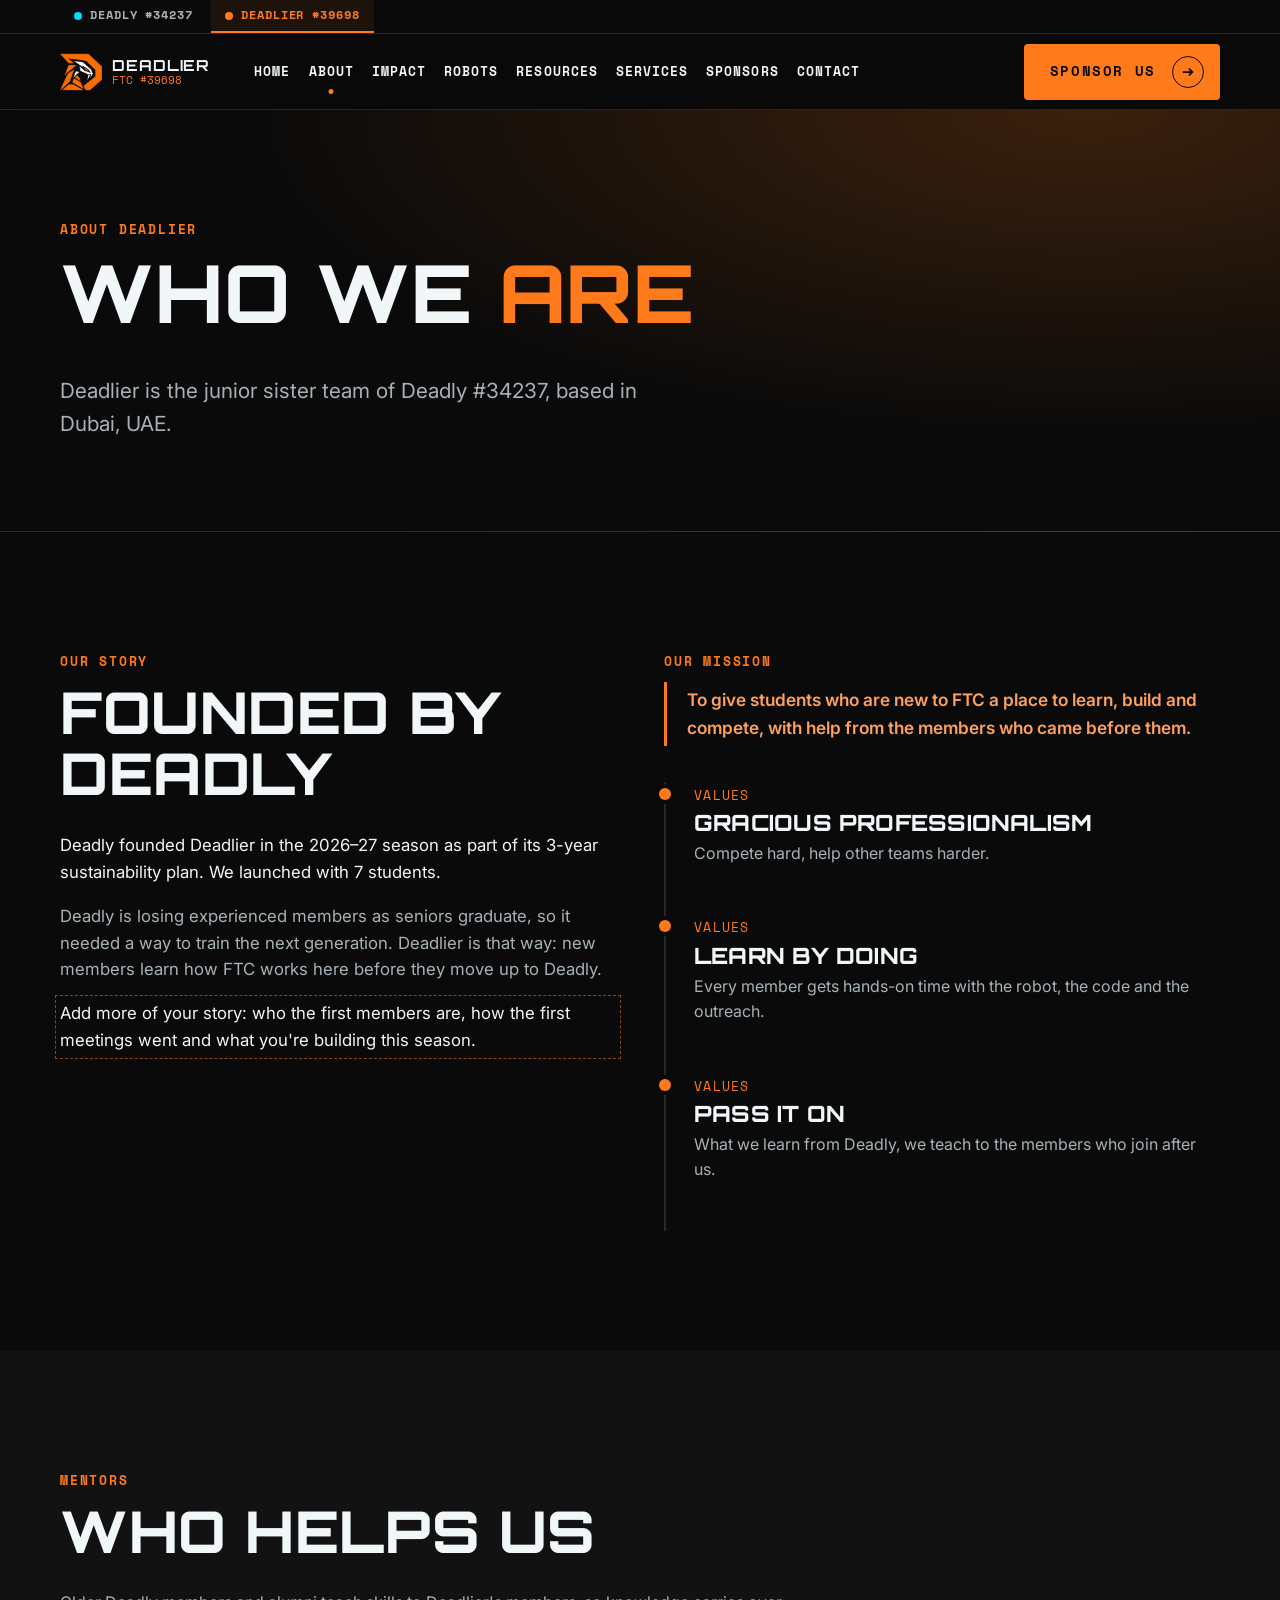
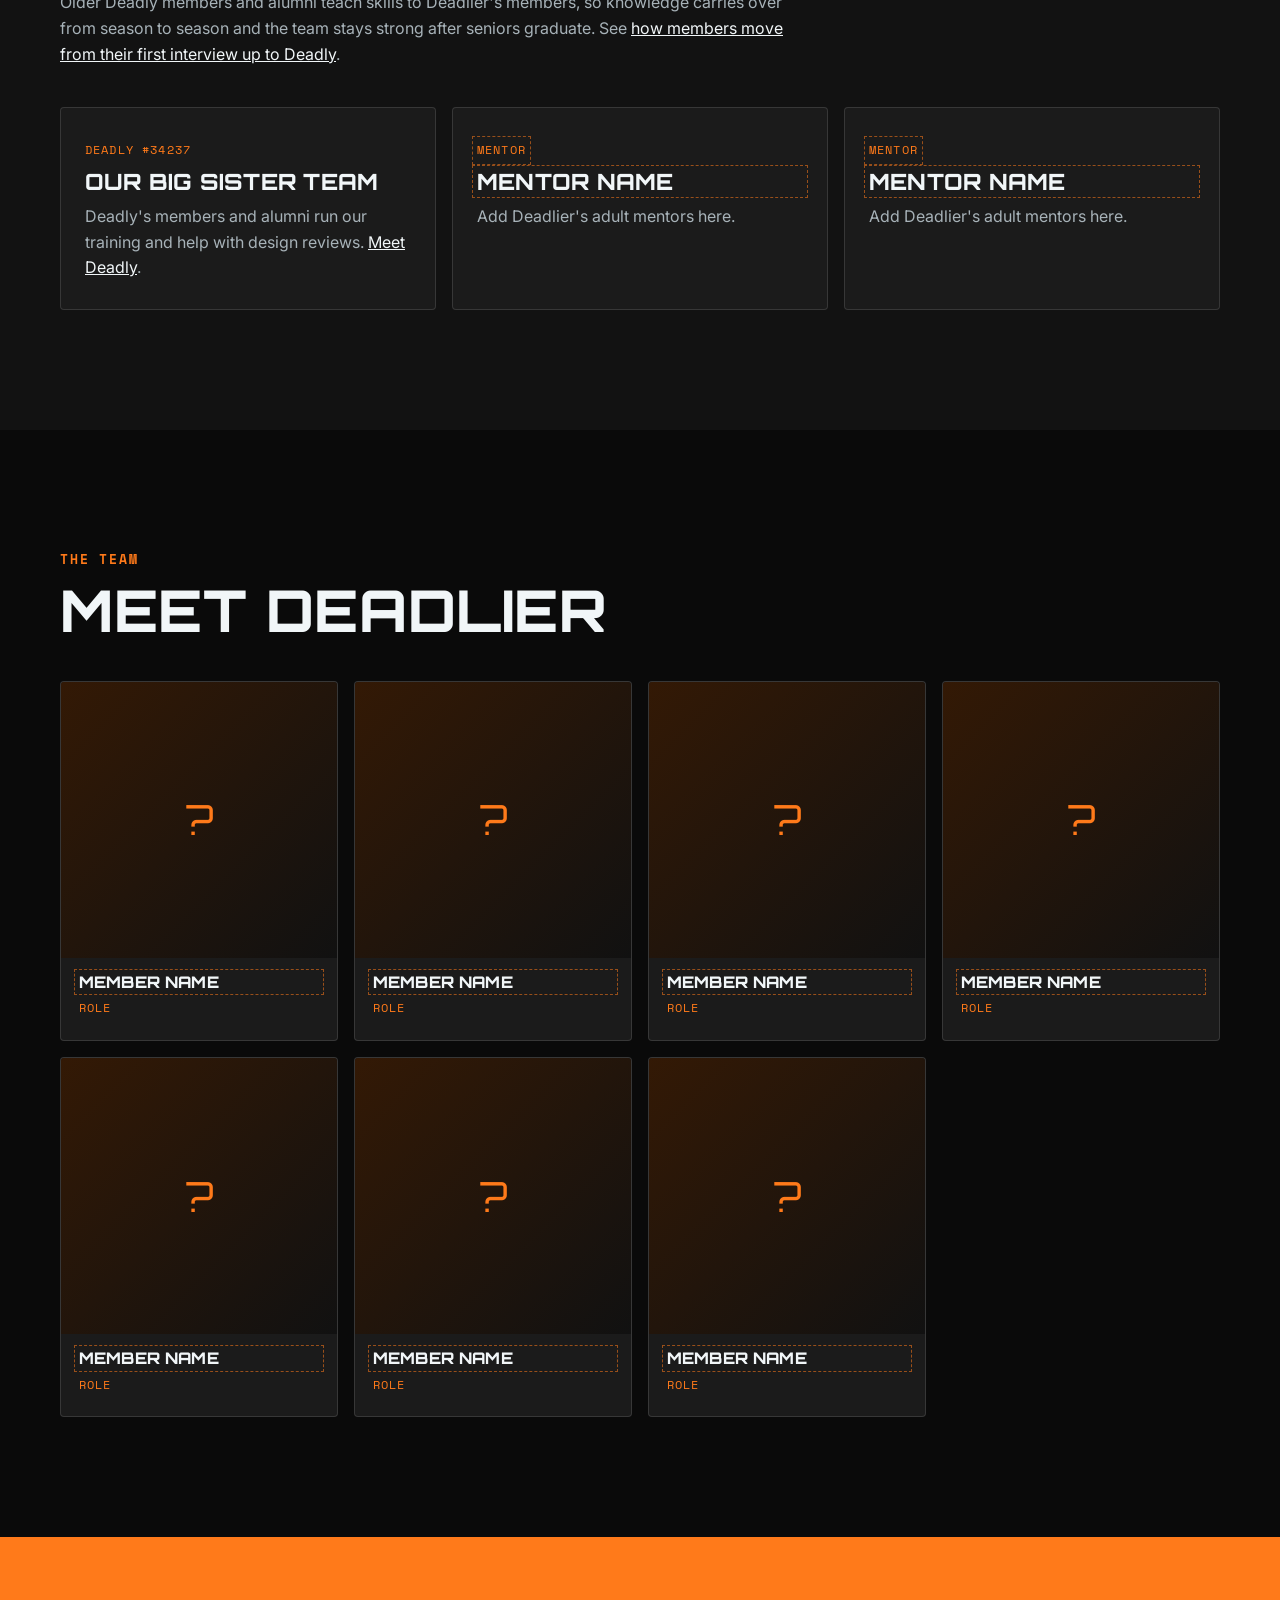
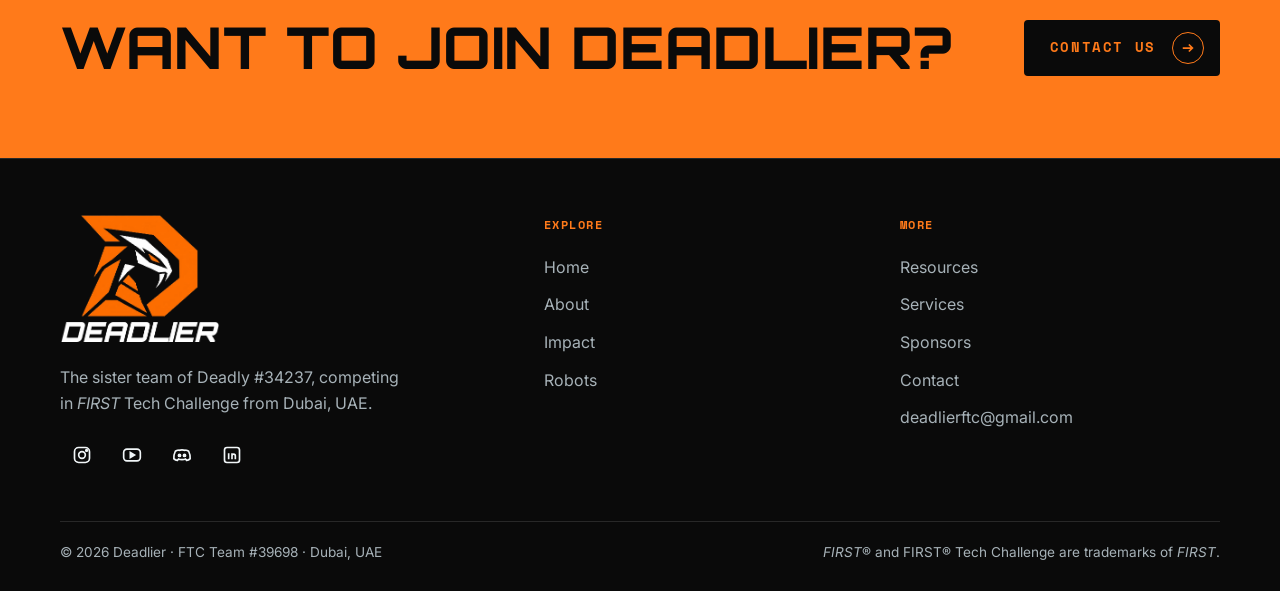
<file: deadlier-about.html>
<!doctype html>
<html lang="en" class="no-js" data-team="deadlier">
<head>
  <meta charset="utf-8">
  <meta name="viewport" content="width=device-width, initial-scale=1, viewport-fit=cover">
  <title>About · Deadlier FTC #39698</title>
  <meta name="description" content="About Deadlier, the sister team of Deadly FTC #34237: our story, how we learn and our team members.">
  <meta name="theme-color" content="#0a0a0a">
  <link rel="icon" href="assets/img/logo-deadlier.png" type="image/png">
  <link rel="apple-touch-icon" href="assets/img/apple-touch-icon-deadlier.png">
  <link rel="preconnect" href="https://fonts.googleapis.com">
  <link rel="preconnect" href="https://fonts.gstatic.com" crossorigin>
  <link href="https://fonts.googleapis.com/css2?family=Fredoka:wght@500;600;700&family=Inter:wght@400;500;600;700&family=Orbitron:wght@600;700;800&family=Space+Mono:wght@400;700&display=swap" rel="stylesheet">
  <link rel="stylesheet" href="assets/css/style.css">
</head>
<body>
  <div data-include="header"></div>

  <main id="main">
    <section class="page-hero">
      <div class="container">
        <span class="eyebrow">About Deadlier</span>
        <h1>Who we <span class="accent">are</span></h1>
        <p class="lead muted">Deadlier is the junior sister team of Deadly #34237, based in Dubai, UAE.</p>
      </div>
    </section>

    <section class="section">
      <div class="container">
        <div class="grid grid--2" style="gap:48px">
          <div class="prose reveal">
            <span class="eyebrow">Our story</span>
            <h2>Founded by Deadly</h2>
            <p>Deadly founded Deadlier in the 2026–27 season as part of its 3-year sustainability plan. We launched with 7 students.</p>
            <p class="muted">Deadly is losing experienced members as seniors graduate, so it needed a way to train the next generation. Deadlier is that way: new members learn how FTC works here before they move up to Deadly.</p>
            <p class="todo">Add more of your story: who the first members are, how the first meetings went and what you're building this season.</p>
          </div>
          <div class="reveal">
            <span class="eyebrow">Our mission</span>
            <p class="mission" style="margin-top:0">To give students who are new to FTC a place to learn, build and compete, with help from the members who came before them.</p>
            <ul class="timeline">
              <li><span class="when">Values</span><h3>Gracious Professionalism</h3><p class="muted">Compete hard, help other teams harder.</p></li>
              <li><span class="when">Values</span><h3>Learn by doing</h3><p class="muted">Every member gets hands-on time with the robot, the code and the outreach.</p></li>
              <li><span class="when">Values</span><h3>Pass it on</h3><p class="muted">What we learn from Deadly, we teach to the members who join after us.</p></li>
            </ul>
          </div>
        </div>
      </div>
    </section>

    <section class="section section--alt">
      <div class="container">
        <div class="section-head reveal">
          <span class="eyebrow">Mentors</span>
          <h2>Who helps us</h2>
          <p class="muted">Older Deadly members and alumni teach skills to Deadlier's members, so knowledge carries over from season to season and the team stays strong after seniors graduate. See <a href="deadlier.html" style="color:var(--text)">how members move from their first interview up to Deadly</a>.</p>
        </div>
        <div class="grid grid--3">
          <article class="card reveal">
            <span class="tag">Deadly #34237</span>
            <h3>Our big sister team</h3>
            <p class="muted">Deadly's members and alumni run our training and help with design reviews. <a href="about.html" style="color:var(--text)">Meet Deadly</a>.</p>
          </article>
          <article class="card reveal">
            <span class="tag todo">Mentor</span>
            <h3 class="todo">Mentor name</h3>
            <p class="muted">Add Deadlier's adult mentors here.</p>
          </article>
          <article class="card reveal">
            <span class="tag todo">Mentor</span>
            <h3 class="todo">Mentor name</h3>
            <p class="muted">Add Deadlier's adult mentors here.</p>
          </article>
        </div>
      </div>
    </section>

    <section class="section" id="team">
      <div class="container">
        <div class="section-head reveal">
          <span class="eyebrow">The team</span>
          <h2>Meet Deadlier</h2>
        </div>
        <div class="grid member-grid">
          <article class="card member reveal"><div class="photo">?</div><div class="info"><h3 class="todo">Member name</h3><span class="role">Role</span></div></article>
          <article class="card member reveal"><div class="photo">?</div><div class="info"><h3 class="todo">Member name</h3><span class="role">Role</span></div></article>
          <article class="card member reveal"><div class="photo">?</div><div class="info"><h3 class="todo">Member name</h3><span class="role">Role</span></div></article>
          <article class="card member reveal"><div class="photo">?</div><div class="info"><h3 class="todo">Member name</h3><span class="role">Role</span></div></article>
          <article class="card member reveal"><div class="photo">?</div><div class="info"><h3 class="todo">Member name</h3><span class="role">Role</span></div></article>
          <article class="card member reveal"><div class="photo">?</div><div class="info"><h3 class="todo">Member name</h3><span class="role">Role</span></div></article>
          <article class="card member reveal"><div class="photo">?</div><div class="info"><h3 class="todo">Member name</h3><span class="role">Role</span></div></article>
        </div>
      </div>
    </section>

    <section class="cta-band">
      <div class="container">
        <h2>Want to join Deadlier?</h2>
        <a class="btn" href="contact.html">Contact us</a>
      </div>
    </section>
  </main>

  <div data-include="footer"></div>
  <script src="assets/js/site.js"></script>
</body>
</html>
</file>
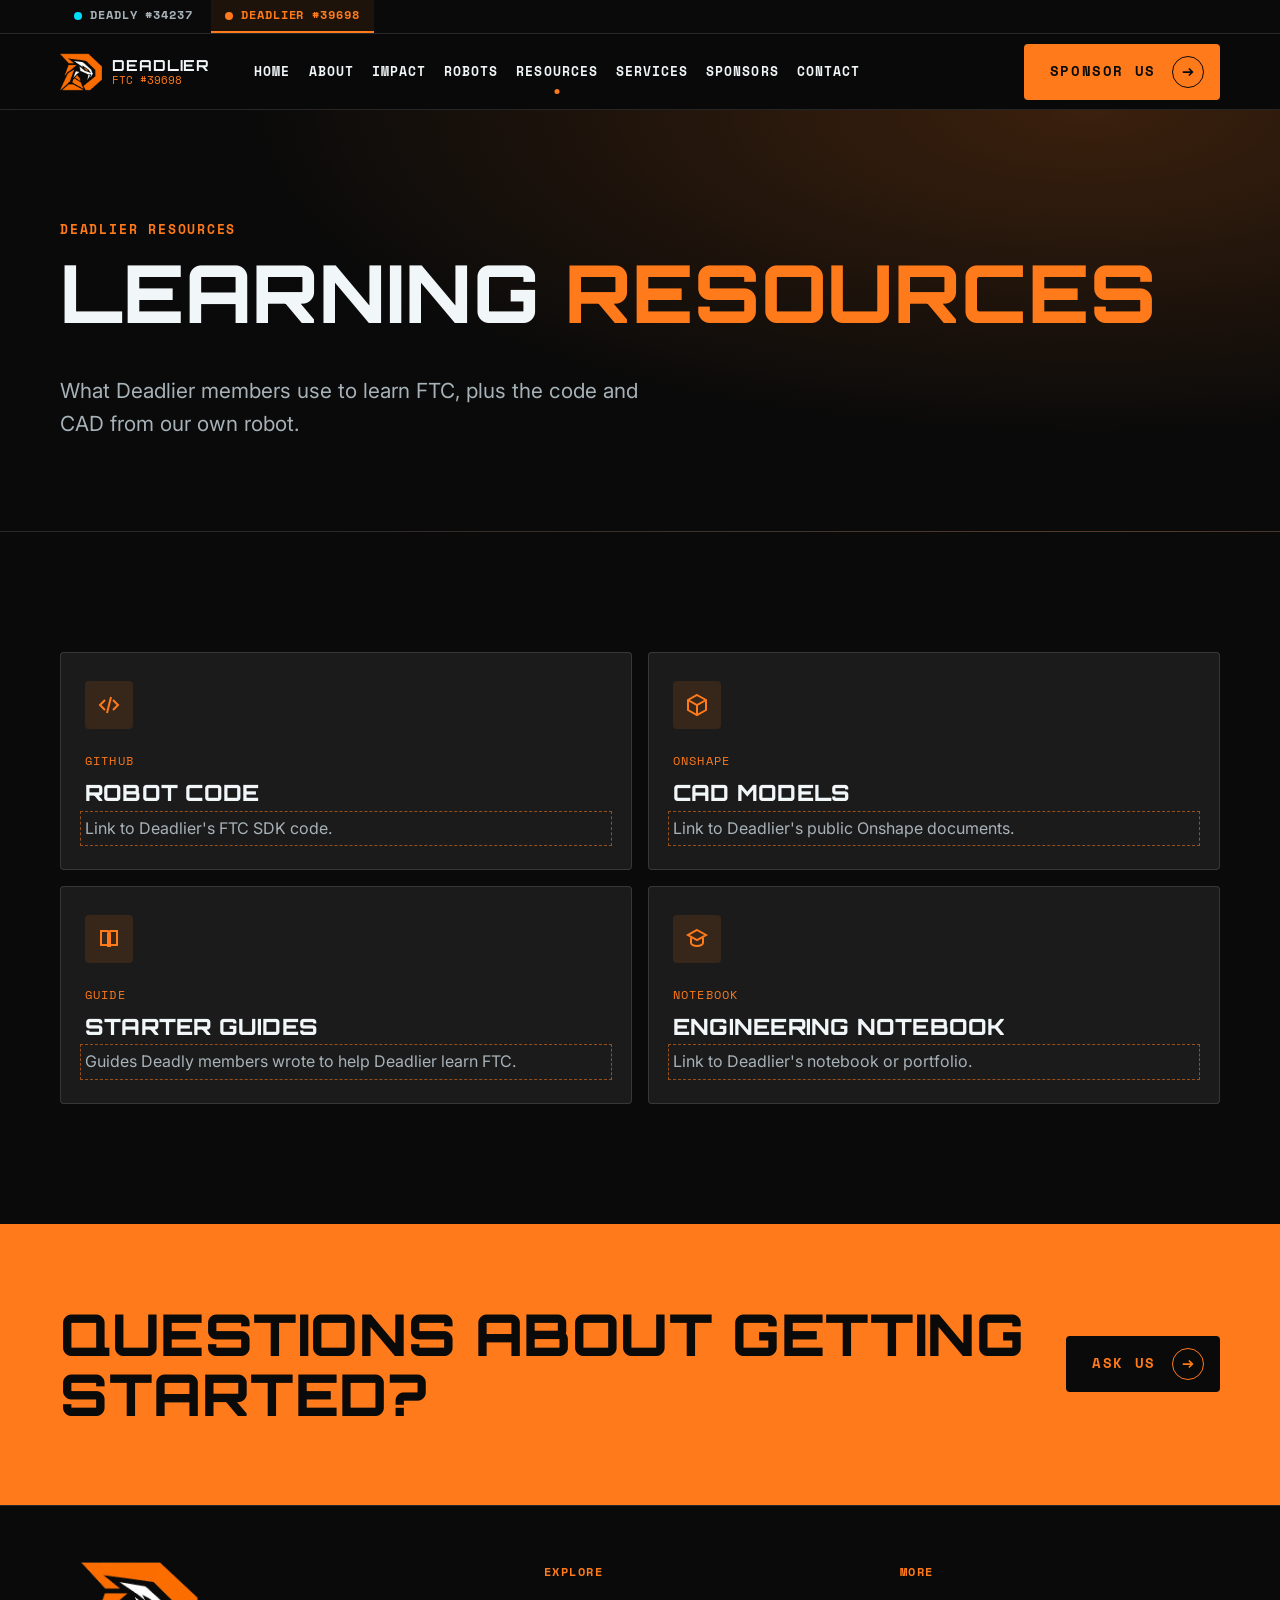
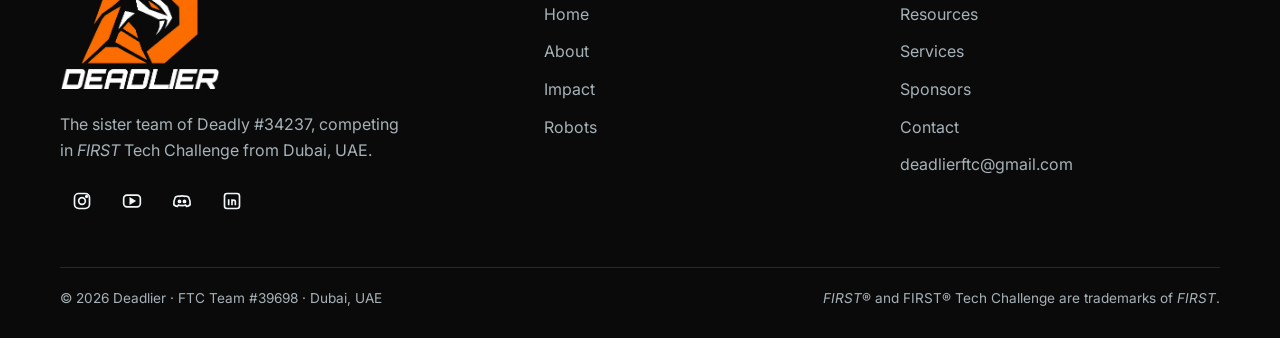
<file: deadlier-resources.html>
<!doctype html>
<html lang="en" class="no-js" data-team="deadlier">
<head>
  <meta charset="utf-8">
  <meta name="viewport" content="width=device-width, initial-scale=1, viewport-fit=cover">
  <title>Resources · Deadlier FTC #39698</title>
  <meta name="description" content="Code, CAD and learning resources from Deadlier, the sister team of Deadly FTC #34237.">
  <meta name="theme-color" content="#0a0a0a">
  <link rel="icon" href="assets/img/logo-deadlier.png" type="image/png">
  <link rel="apple-touch-icon" href="assets/img/apple-touch-icon-deadlier.png">
  <link rel="preconnect" href="https://fonts.googleapis.com">
  <link rel="preconnect" href="https://fonts.gstatic.com" crossorigin>
  <link href="https://fonts.googleapis.com/css2?family=Fredoka:wght@500;600;700&family=Inter:wght@400;500;600;700&family=Orbitron:wght@600;700;800&family=Space+Mono:wght@400;700&display=swap" rel="stylesheet">
  <link rel="stylesheet" href="assets/css/style.css">
</head>
<body>
  <div data-include="header"></div>

  <main id="main">
    <section class="page-hero">
      <div class="container">
        <span class="eyebrow">Deadlier resources</span>
        <h1>Learning <span class="accent">resources</span></h1>
        <p class="lead muted">What Deadlier members use to learn FTC, plus the code and CAD from our own robot.</p>
      </div>
    </section>

    <section class="section">
      <div class="container">
        <div class="grid grid--2">
          <a class="card reveal" href="#" style="text-decoration:none">
            <div class="icon"><svg viewBox="0 0 24 24" fill="none" stroke="currentColor" stroke-width="2"><path d="M8 7l-5 5 5 5M16 7l5 5-5 5M14 4l-4 16"/></svg></div>
            <span class="tag">GitHub</span>
            <h3>Robot code</h3>
            <p class="muted todo">Link to Deadlier's FTC SDK code.</p>
          </a>
          <a class="card reveal" href="#" style="text-decoration:none">
            <div class="icon"><svg viewBox="0 0 24 24" fill="none" stroke="currentColor" stroke-width="2"><path d="M12 2l9 5v10l-9 5-9-5V7z"/><path d="M3 7l9 5 9-5M12 12v10"/></svg></div>
            <span class="tag">Onshape</span>
            <h3>CAD models</h3>
            <p class="muted todo">Link to Deadlier's public Onshape documents.</p>
          </a>
          <a class="card reveal" href="#" style="text-decoration:none">
            <div class="icon"><svg viewBox="0 0 24 24" fill="none" stroke="currentColor" stroke-width="2"><path d="M4 4h6a3 3 0 013 3v13a2 2 0 00-2-2H4zM20 4h-6a3 3 0 00-3 3v13a2 2 0 012-2h7z"/></svg></div>
            <span class="tag">Guide</span>
            <h3>Starter guides</h3>
            <p class="muted todo">Guides Deadly members wrote to help Deadlier learn FTC.</p>
          </a>
          <a class="card reveal" href="#" style="text-decoration:none">
            <div class="icon"><svg viewBox="0 0 24 24" fill="none" stroke="currentColor" stroke-width="2"><path d="M12 3l9 5-9 5-9-5 9-5z"/><path d="M6 10.5V16c0 1.5 2.7 3 6 3s6-1.5 6-3v-5.5"/></svg></div>
            <span class="tag">Notebook</span>
            <h3>Engineering notebook</h3>
            <p class="muted todo">Link to Deadlier's notebook or portfolio.</p>
          </a>
        </div>
      </div>
    </section>
    <section class="cta-band">
      <div class="container">
        <h2>Questions about getting started?</h2>
        <a class="btn" href="contact.html">Ask us</a>
      </div>
    </section>
  </main>

  <div data-include="footer"></div>
  <script src="assets/js/site.js"></script>
</body>
</html>
</file>
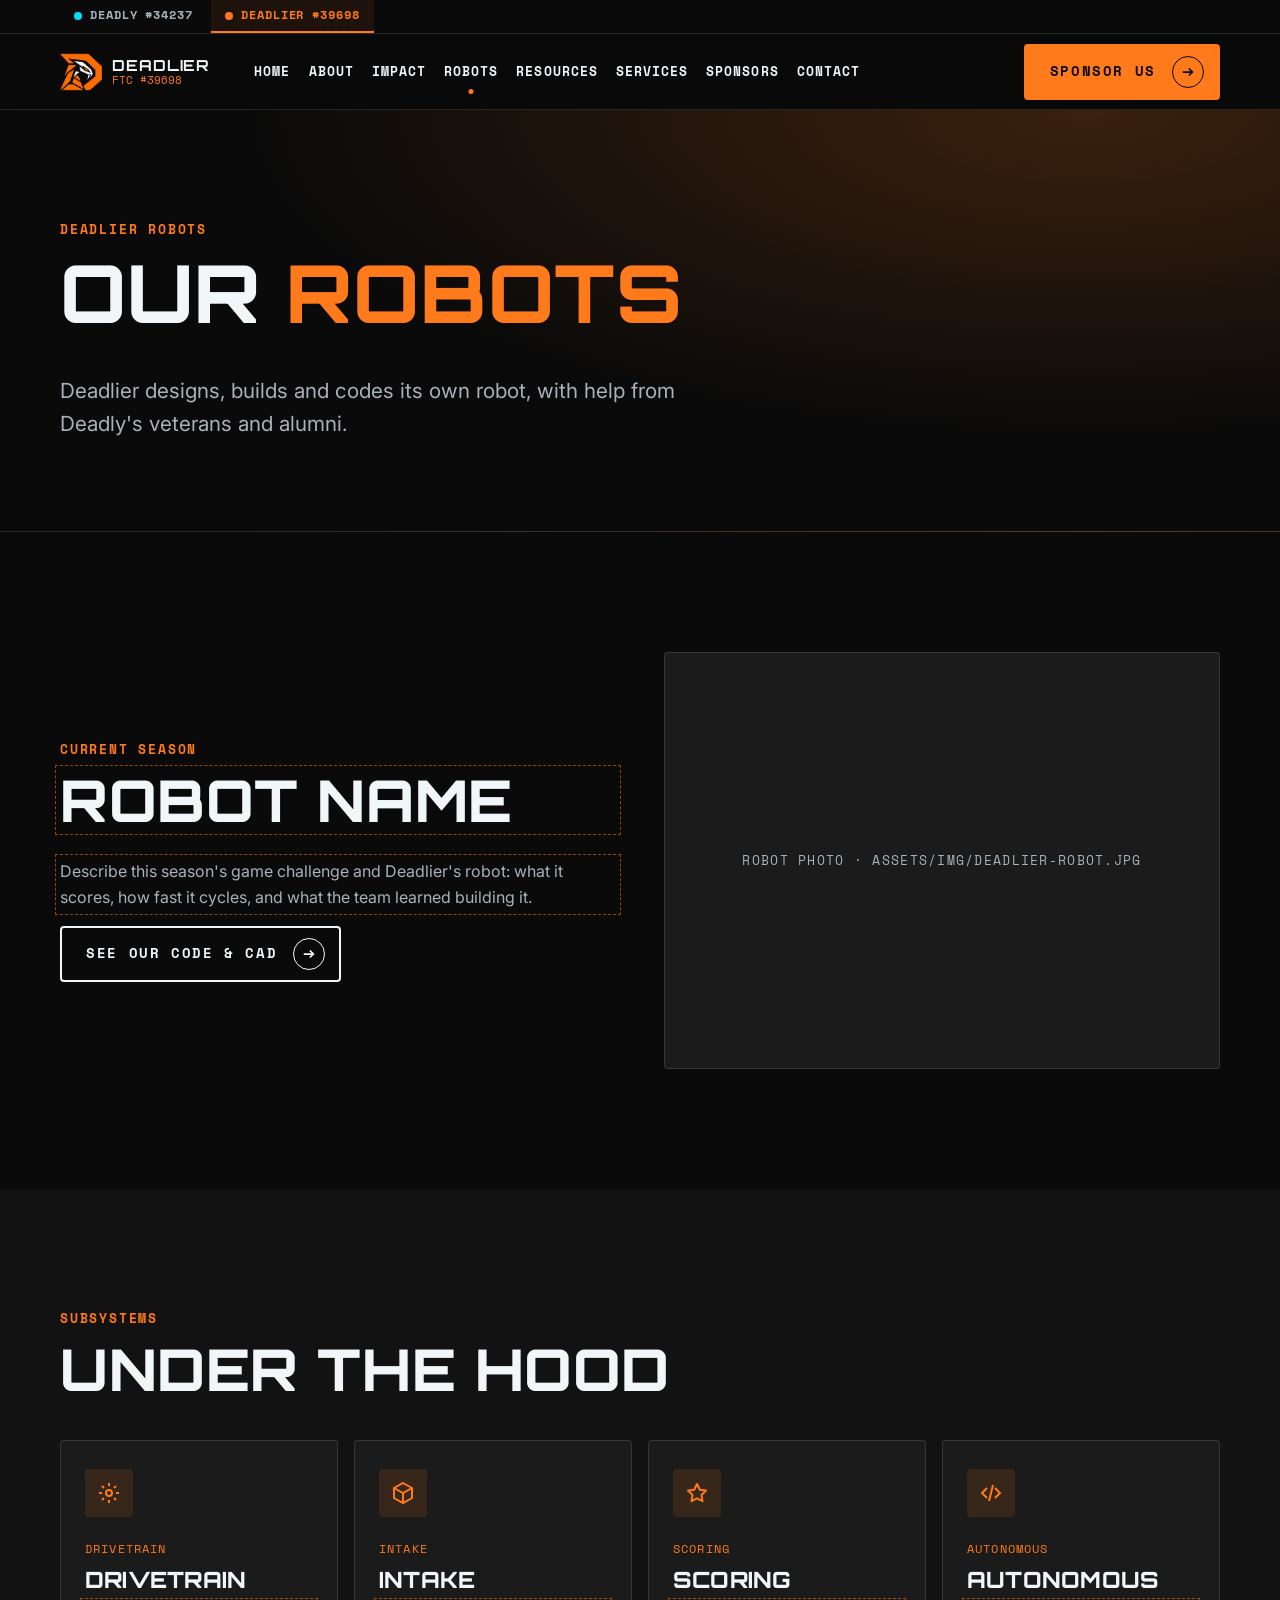
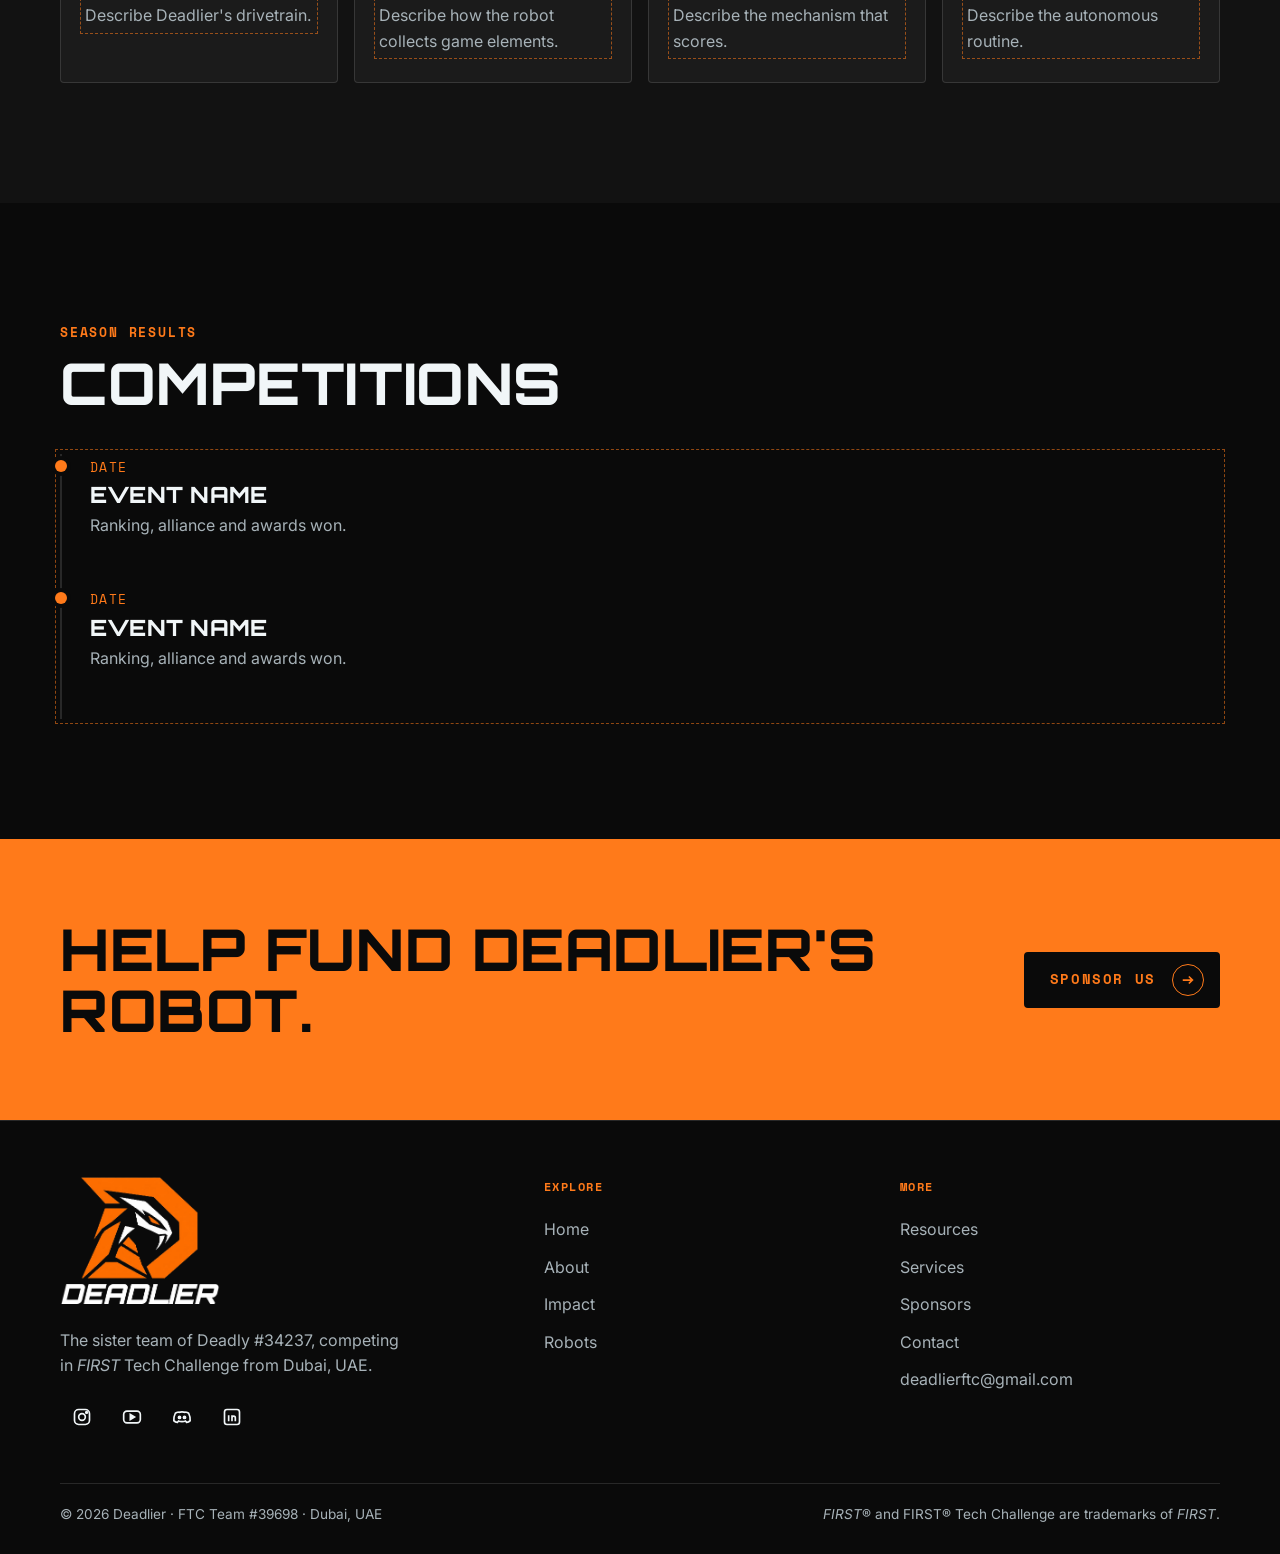
<file: deadlier-robots.html>
<!doctype html>
<html lang="en" class="no-js" data-team="deadlier">
<head>
  <meta charset="utf-8">
  <meta name="viewport" content="width=device-width, initial-scale=1, viewport-fit=cover">
  <title>Robots · Deadlier FTC #39698</title>
  <meta name="description" content="The robots built by Deadlier, the sister team of Deadly FTC #34237.">
  <meta name="theme-color" content="#0a0a0a">
  <link rel="icon" href="assets/img/logo-deadlier.png" type="image/png">
  <link rel="apple-touch-icon" href="assets/img/apple-touch-icon-deadlier.png">
  <link rel="preconnect" href="https://fonts.googleapis.com">
  <link rel="preconnect" href="https://fonts.gstatic.com" crossorigin>
  <link href="https://fonts.googleapis.com/css2?family=Fredoka:wght@500;600;700&family=Inter:wght@400;500;600;700&family=Orbitron:wght@600;700;800&family=Space+Mono:wght@400;700&display=swap" rel="stylesheet">
  <link rel="stylesheet" href="assets/css/style.css">
</head>
<body>
  <div data-include="header"></div>

  <main id="main">
    <section class="page-hero">
      <div class="container">
        <span class="eyebrow">Deadlier robots</span>
        <h1>Our <span class="accent">robots</span></h1>
        <p class="lead muted">Deadlier designs, builds and codes its own robot, with help from Deadly's veterans and alumni.</p>
      </div>
    </section>

    <section class="section">
      <div class="container">
        <div class="grid grid--2" style="gap:48px;align-items:center">
          <div class="reveal">
            <span class="eyebrow">Current season</span>
            <h2 class="todo">Robot name</h2>
            <p class="muted todo">Describe this season's game challenge and Deadlier's robot: what it scores, how fast it cycles, and what the team learned building it.</p>
            <a class="btn btn--outline" href="deadlier-resources.html">See our code &amp; CAD</a>
          </div>
          <div class="card reveal" style="aspect-ratio:4/3;display:grid;place-items:center;padding:0">
            <span class="muted" style="font-family:var(--font-mono);font-size:.8rem;letter-spacing:.1em;text-transform:uppercase">Robot photo · assets/img/deadlier-robot.jpg</span>
          </div>
        </div>
      </div>
    </section>

    <section class="section section--alt">
      <div class="container">
        <div class="section-head reveal">
          <span class="eyebrow">Subsystems</span>
          <h2>Under the hood</h2>
        </div>
        <div class="grid grid--4">
          <article class="card reveal">
            <div class="icon"><svg viewBox="0 0 24 24" fill="none" stroke="currentColor" stroke-width="2"><circle cx="12" cy="12" r="3"/><path d="M12 2v3M12 19v3M2 12h3M19 12h3M4.9 4.9l2.1 2.1M17 17l2.1 2.1M4.9 19.1L7 17M17 7l2.1-2.1"/></svg></div>
            <span class="tag">Drivetrain</span>
            <h3>Drivetrain</h3>
            <p class="muted todo">Describe Deadlier's drivetrain.</p>
          </article>
          <article class="card reveal">
            <div class="icon"><svg viewBox="0 0 24 24" fill="none" stroke="currentColor" stroke-width="2"><path d="M12 2l9 5v10l-9 5-9-5V7z"/><path d="M3 7l9 5 9-5M12 12v10"/></svg></div>
            <span class="tag">Intake</span>
            <h3>Intake</h3>
            <p class="muted todo">Describe how the robot collects game elements.</p>
          </article>
          <article class="card reveal">
            <div class="icon"><svg viewBox="0 0 24 24" fill="none" stroke="currentColor" stroke-width="2" stroke-linejoin="round"><path d="M12 3l2.8 5.7 6.2.9-4.5 4.4 1 6.2L12 17.3 6.5 20.2l1-6.2L3 9.6l6.2-.9z"/></svg></div>
            <span class="tag">Scoring</span>
            <h3>Scoring</h3>
            <p class="muted todo">Describe the mechanism that scores.</p>
          </article>
          <article class="card reveal">
            <div class="icon"><svg viewBox="0 0 24 24" fill="none" stroke="currentColor" stroke-width="2"><path d="M8 7l-5 5 5 5M16 7l5 5-5 5M14 4l-4 16"/></svg></div>
            <span class="tag">Autonomous</span>
            <h3>Autonomous</h3>
            <p class="muted todo">Describe the autonomous routine.</p>
          </article>
        </div>
      </div>
    </section>

    <section class="section">
      <div class="container">
        <div class="section-head reveal">
          <span class="eyebrow">Season results</span>
          <h2>Competitions</h2>
        </div>
        <ul class="timeline reveal todo">
          <li><span class="when">Date</span><h3>Event name</h3><p class="muted">Ranking, alliance and awards won.</p></li>
          <li><span class="when">Date</span><h3>Event name</h3><p class="muted">Ranking, alliance and awards won.</p></li>
        </ul>
      </div>
    </section>
    <section class="cta-band">
      <div class="container">
        <h2>Help fund Deadlier's robot.</h2>
        <a class="btn" href="sponsors.html#become">Sponsor us</a>
      </div>
    </section>
  </main>

  <div data-include="footer"></div>
  <script src="assets/js/site.js"></script>
</body>
</html>
</file>
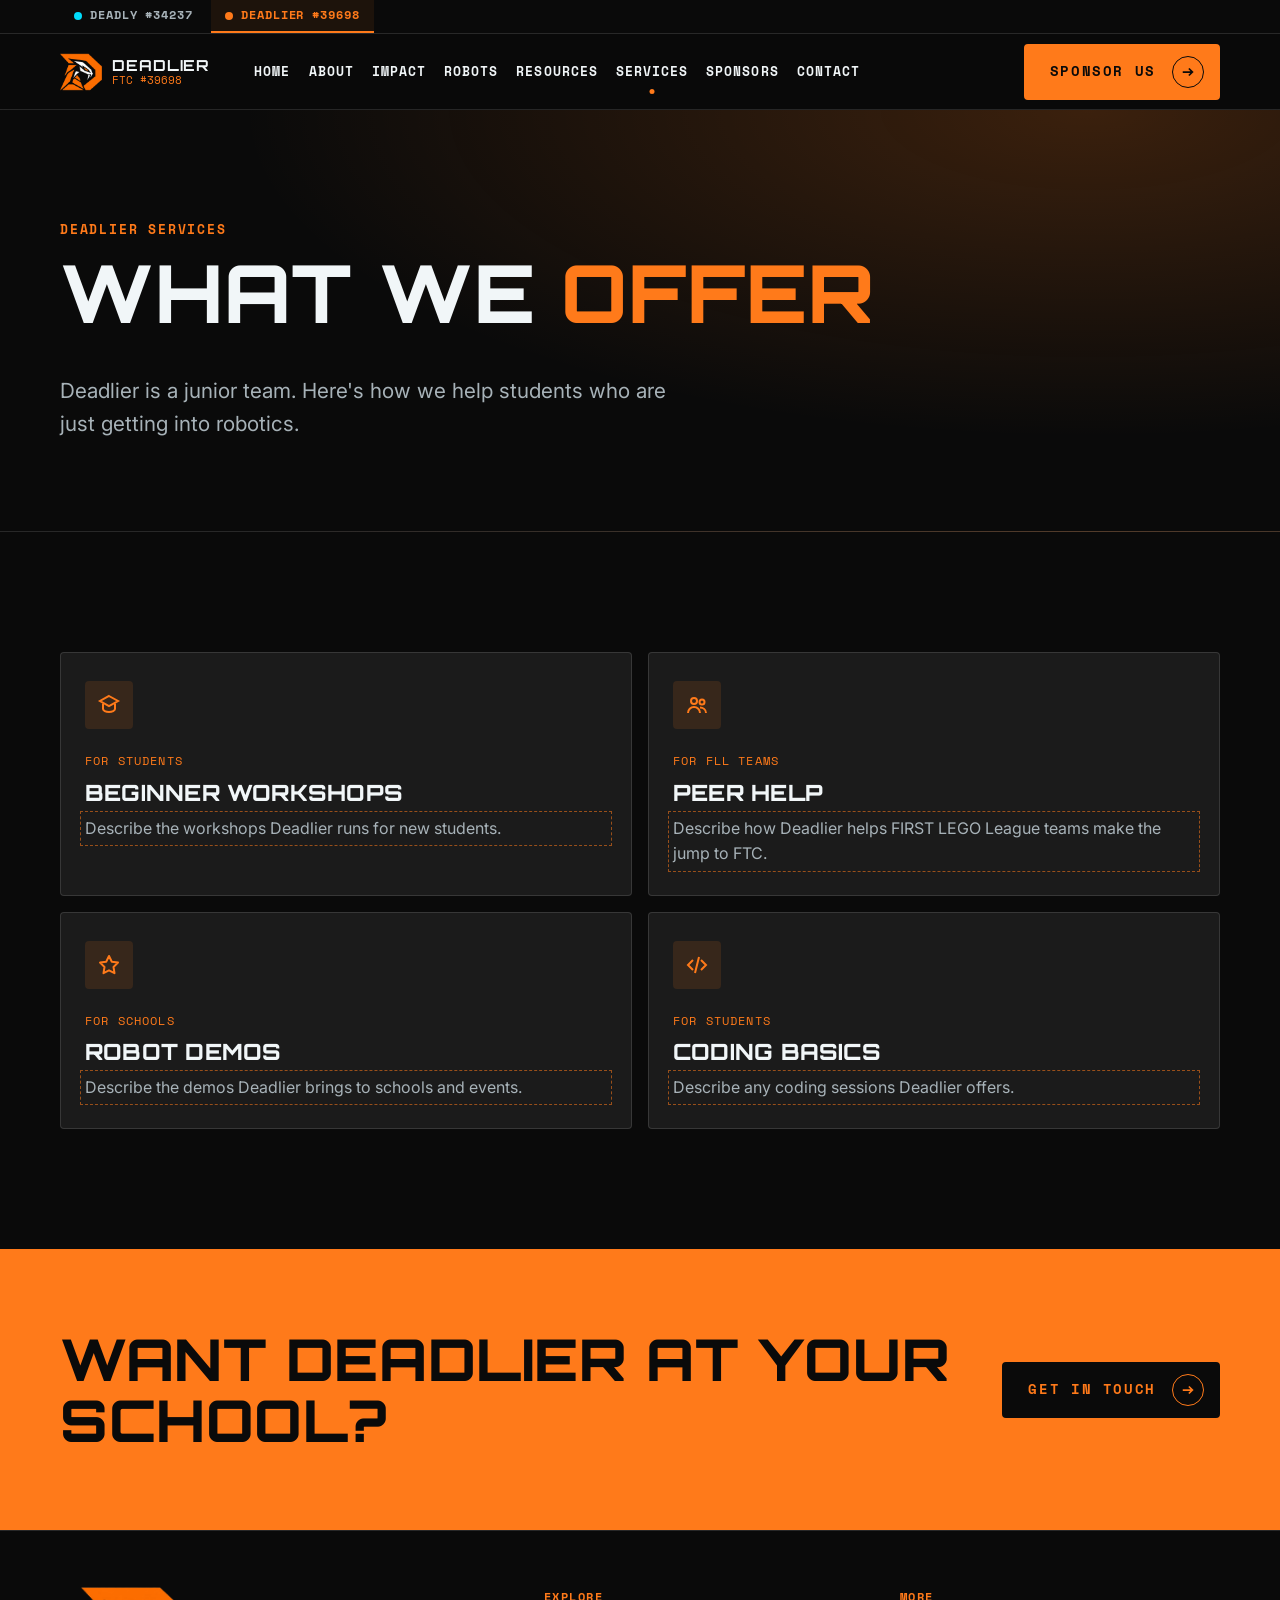
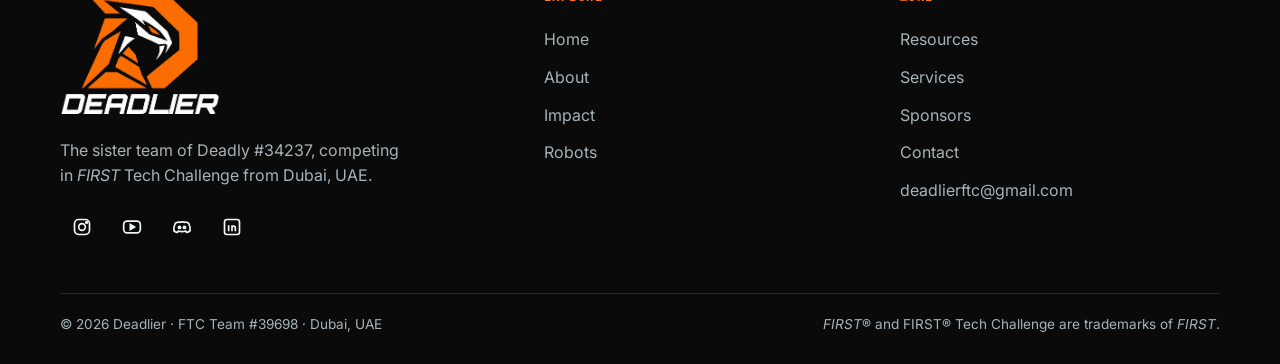
<file: deadlier-services.html>
<!doctype html>
<html lang="en" class="no-js" data-team="deadlier">
<head>
  <meta charset="utf-8">
  <meta name="viewport" content="width=device-width, initial-scale=1, viewport-fit=cover">
  <title>Services · Deadlier FTC #39698</title>
  <meta name="description" content="Workshops and help offered by Deadlier, the sister team of Deadly FTC #34237.">
  <meta name="theme-color" content="#0a0a0a">
  <link rel="icon" href="assets/img/logo-deadlier.png" type="image/png">
  <link rel="apple-touch-icon" href="assets/img/apple-touch-icon-deadlier.png">
  <link rel="preconnect" href="https://fonts.googleapis.com">
  <link rel="preconnect" href="https://fonts.gstatic.com" crossorigin>
  <link href="https://fonts.googleapis.com/css2?family=Fredoka:wght@500;600;700&family=Inter:wght@400;500;600;700&family=Orbitron:wght@600;700;800&family=Space+Mono:wght@400;700&display=swap" rel="stylesheet">
  <link rel="stylesheet" href="assets/css/style.css">
</head>
<body>
  <div data-include="header"></div>

  <main id="main">
    <section class="page-hero">
      <div class="container">
        <span class="eyebrow">Deadlier services</span>
        <h1>What we <span class="accent">offer</span></h1>
        <p class="lead muted">Deadlier is a junior team. Here's how we help students who are just getting into robotics.</p>
      </div>
    </section>

    <section class="section">
      <div class="container">
        <div class="grid grid--2">
          <article class="card reveal">
            <div class="icon"><svg viewBox="0 0 24 24" fill="none" stroke="currentColor" stroke-width="2"><path d="M12 3l9 5-9 5-9-5 9-5z"/><path d="M6 10.5V16c0 1.5 2.7 3 6 3s6-1.5 6-3v-5.5"/></svg></div>
            <span class="tag">For students</span>
            <h3>Beginner workshops</h3>
            <p class="muted todo">Describe the workshops Deadlier runs for new students.</p>
          </article>
          <article class="card reveal">
            <div class="icon"><svg viewBox="0 0 24 24" fill="none" stroke="currentColor" stroke-width="2"><circle cx="9" cy="8" r="3"/><circle cx="17" cy="9" r="2.5"/><path d="M3 20c0-3.3 2.7-6 6-6s6 2.7 6 6M15 14.5c3 0 6 2 6 5.5"/></svg></div>
            <span class="tag">For FLL teams</span>
            <h3>Peer help</h3>
            <p class="muted todo">Describe how Deadlier helps FIRST LEGO League teams make the jump to FTC.</p>
          </article>
          <article class="card reveal">
            <div class="icon"><svg viewBox="0 0 24 24" fill="none" stroke="currentColor" stroke-width="2" stroke-linejoin="round"><path d="M12 3l2.8 5.7 6.2.9-4.5 4.4 1 6.2L12 17.3 6.5 20.2l1-6.2L3 9.6l6.2-.9z"/></svg></div>
            <span class="tag">For schools</span>
            <h3>Robot demos</h3>
            <p class="muted todo">Describe the demos Deadlier brings to schools and events.</p>
          </article>
          <article class="card reveal">
            <div class="icon"><svg viewBox="0 0 24 24" fill="none" stroke="currentColor" stroke-width="2"><path d="M8 7l-5 5 5 5M16 7l5 5-5 5M14 4l-4 16"/></svg></div>
            <span class="tag">For students</span>
            <h3>Coding basics</h3>
            <p class="muted todo">Describe any coding sessions Deadlier offers.</p>
          </article>
        </div>
      </div>
    </section>
    <section class="cta-band">
      <div class="container">
        <h2>Want Deadlier at your school?</h2>
        <a class="btn" href="contact.html">Get in touch</a>
      </div>
    </section>
  </main>

  <div data-include="footer"></div>
  <script src="assets/js/site.js"></script>
</body>
</html>
</file>
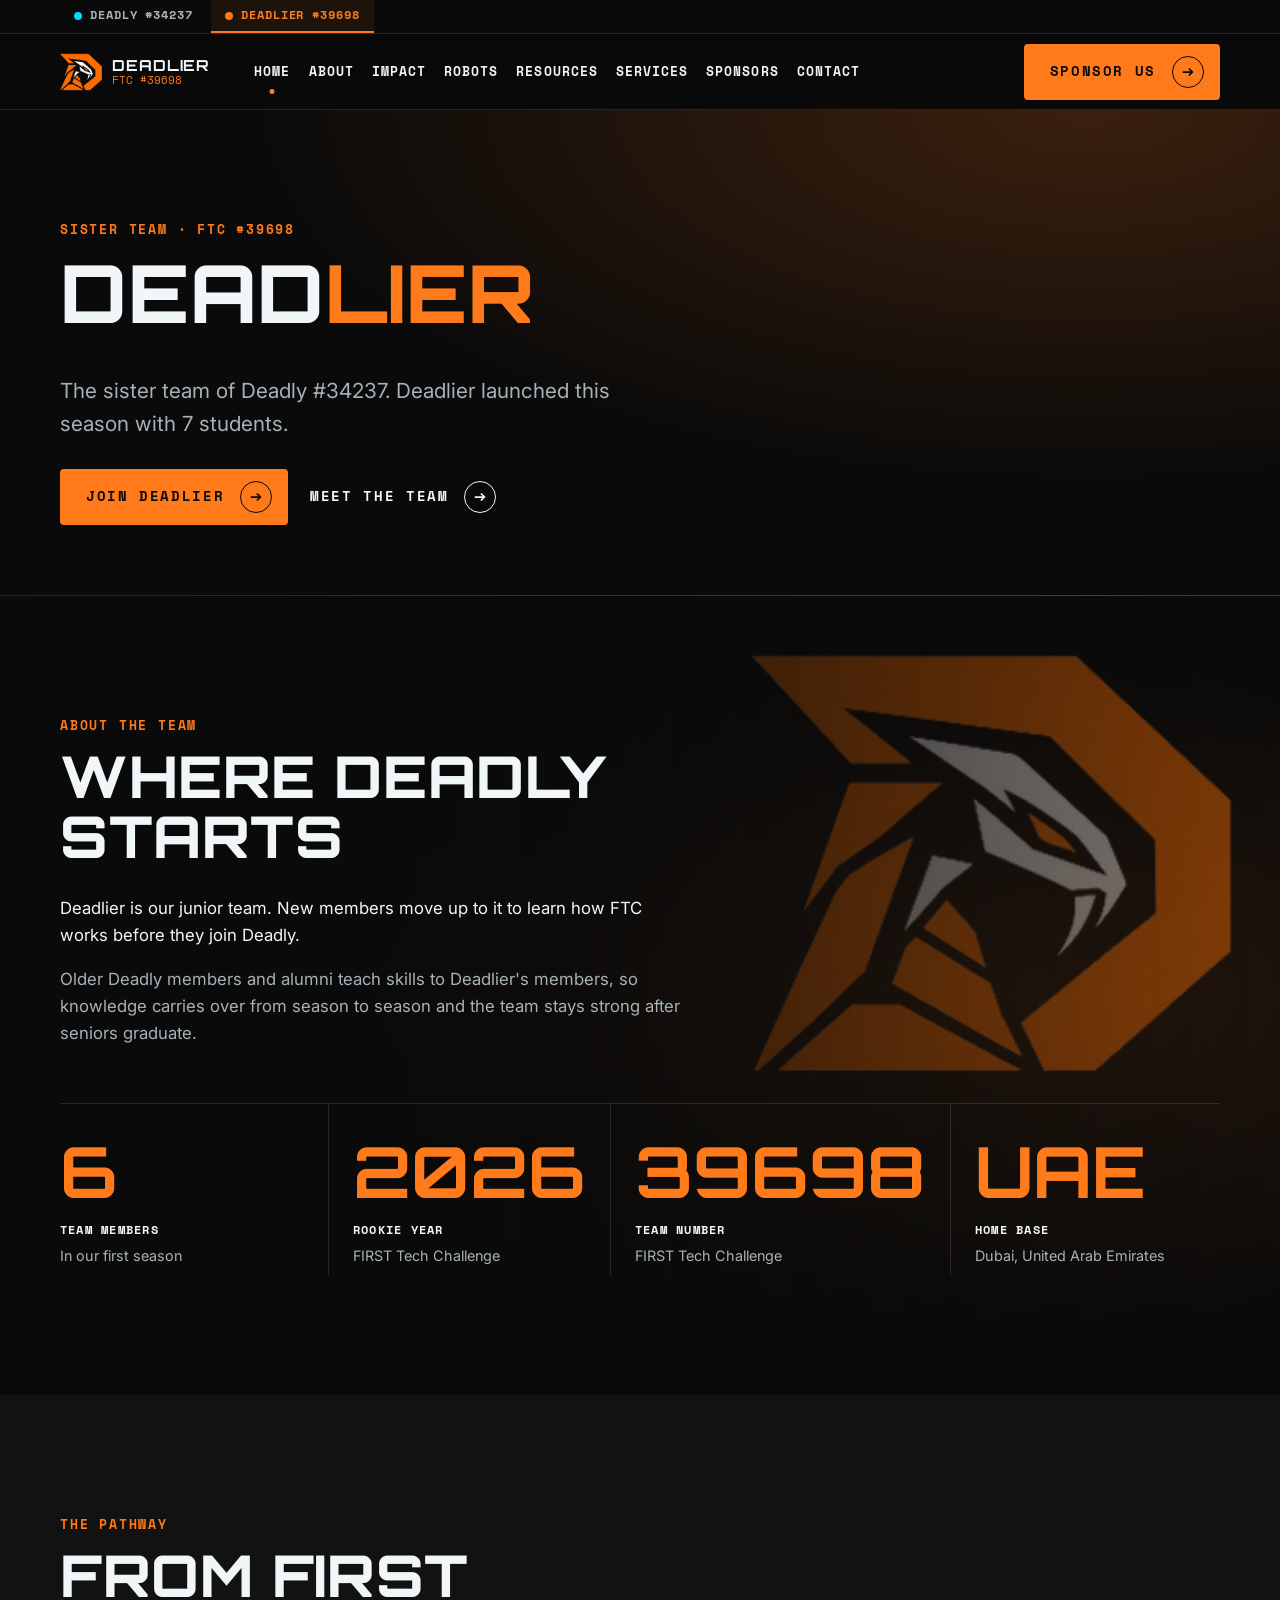
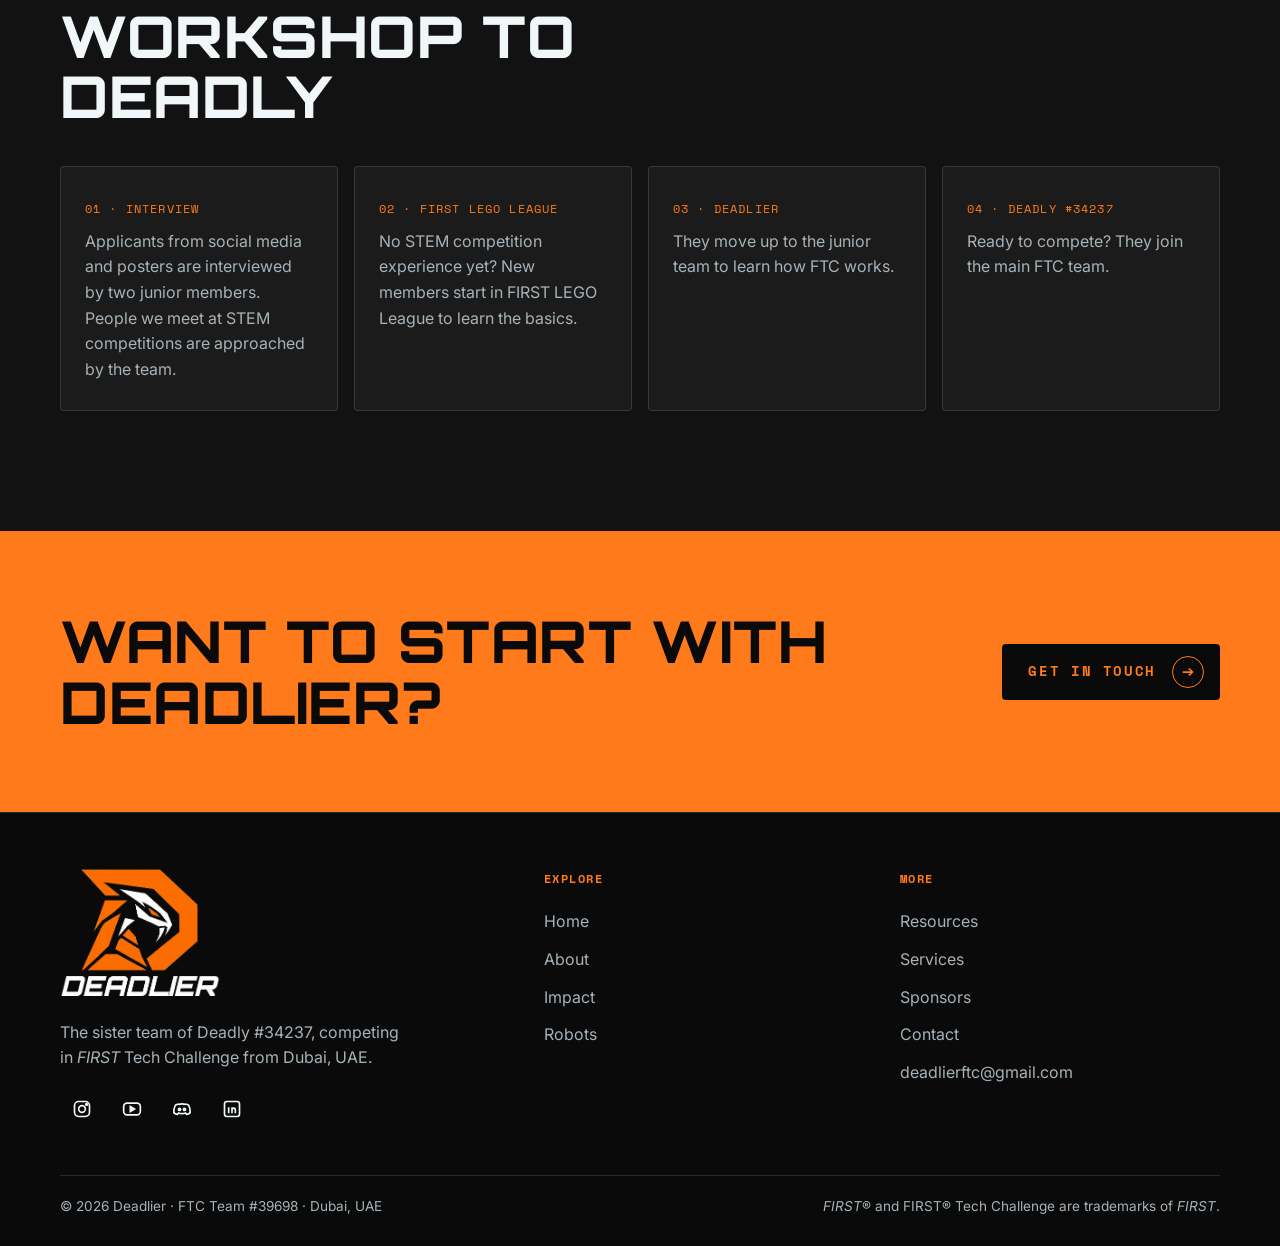
<file: deadlier.html>
<!doctype html>
<html lang="en" class="no-js" data-team="deadlier">
<head>
  <meta charset="utf-8">
  <meta name="viewport" content="width=device-width, initial-scale=1, viewport-fit=cover">
  <title>Deadlier · FTC Team #39698</title>
  <meta name="description" content="Deadlier is the sister team of Deadly, FTC Team #34237, from Dubai, UAE.">
  <meta name="theme-color" content="#0a0a0a">
  <link rel="icon" href="assets/img/logo-deadlier.png" type="image/png">
  <link rel="apple-touch-icon" href="assets/img/apple-touch-icon-deadlier.png">
  <link rel="preconnect" href="https://fonts.googleapis.com">
  <link rel="preconnect" href="https://fonts.gstatic.com" crossorigin>
  <link href="https://fonts.googleapis.com/css2?family=Fredoka:wght@500;600;700&family=Inter:wght@400;500;600;700&family=Orbitron:wght@600;700;800&family=Space+Mono:wght@400;700&display=swap" rel="stylesheet">
  <link rel="stylesheet" href="assets/css/style.css">
</head>
<body>
  <div data-include="header"></div>

  <main id="main">
    <!-- Deadlier's number also lives in assets/js/site.js (DEADLIER); double-clicking it swaps to DEADLIER.altNumber -->
    <section class="page-hero">
      <div class="container">
        <span class="eyebrow">Sister team · FTC #<span data-dl-number>39698</span></span>
        <h1>Dead<span class="accent">lier</span></h1>
        <p class="lead muted">The sister team of Deadly #34237. Deadlier launched this season with 7 students.</p>
        <div class="btn-row" style="margin-top:28px">
          <a class="btn" href="contact.html">Join Deadlier</a>
          <a class="btn btn--ghost" href="deadlier-about.html#team">Meet the team</a>
        </div>
      </div>
    </section>

    <section class="section section--logo">
      <div class="section-logo-bg" aria-hidden="true"></div>
      <div class="container">
        <div class="prose reveal">
          <span class="eyebrow">About the team</span>
          <h2>Where Deadly starts</h2>
          <p class="lead">Deadlier is our junior team. New members move up to it to learn how FTC works before they join Deadly.</p>
          <p class="muted">Older Deadly members and alumni teach skills to Deadlier's members, so knowledge carries over from season to season and the team stays strong after seniors graduate.</p>
        </div>

        <div class="stats reveal">
          <div class="stat">
            <div class="stat-value" data-count="7">7</div>
            <div class="stat-label">Team members</div>
            <div class="stat-sub">In our first season</div>
          </div>
          <div class="stat">
            <div class="stat-value">2026</div>
            <div class="stat-label">Rookie year</div>
            <div class="stat-sub">FIRST Tech Challenge</div>
          </div>
          <div class="stat">
            <div class="stat-value"><span data-dl-number>39698</span></div>
            <div class="stat-label">Team number</div>
            <div class="stat-sub">FIRST Tech Challenge</div>
          </div>
          <div class="stat">
            <div class="stat-value">UAE</div>
            <div class="stat-label">Home base</div>
            <div class="stat-sub">Dubai, United Arab Emirates</div>
          </div>
        </div>
      </div>
    </section>

    <section class="section section--alt">
      <div class="container">
        <div class="section-head reveal">
          <span class="eyebrow">The pathway</span>
          <h2>From first workshop to Deadly</h2>
        </div>
        <div class="grid grid--4">
          <article class="card reveal">
            <span class="tag">01 · Interview</span>
            <p class="muted">Applicants from social media and posters are interviewed by two junior members. People we meet at STEM competitions are approached by the team.</p>
          </article>
          <article class="card reveal">
            <span class="tag">02 · FIRST LEGO League</span>
            <p class="muted">No STEM competition experience yet? New members start in FIRST LEGO League to learn the basics.</p>
          </article>
          <article class="card reveal">
            <span class="tag">03 · Deadlier</span>
            <p class="muted">They move up to the junior team to learn how FTC works.</p>
          </article>
          <article class="card reveal">
            <span class="tag">04 · Deadly #34237</span>
            <p class="muted">Ready to compete? They join the main FTC team.</p>
          </article>
        </div>
      </div>
    </section>

    <section class="cta-band">
      <div class="container">
        <h2>Want to start with Deadlier?</h2>
        <a class="btn" href="contact.html">Get in touch</a>
      </div>
    </section>
  </main>

  <div data-include="footer"></div>
  <script src="assets/js/site.js"></script>
</body>
</html>
</file>
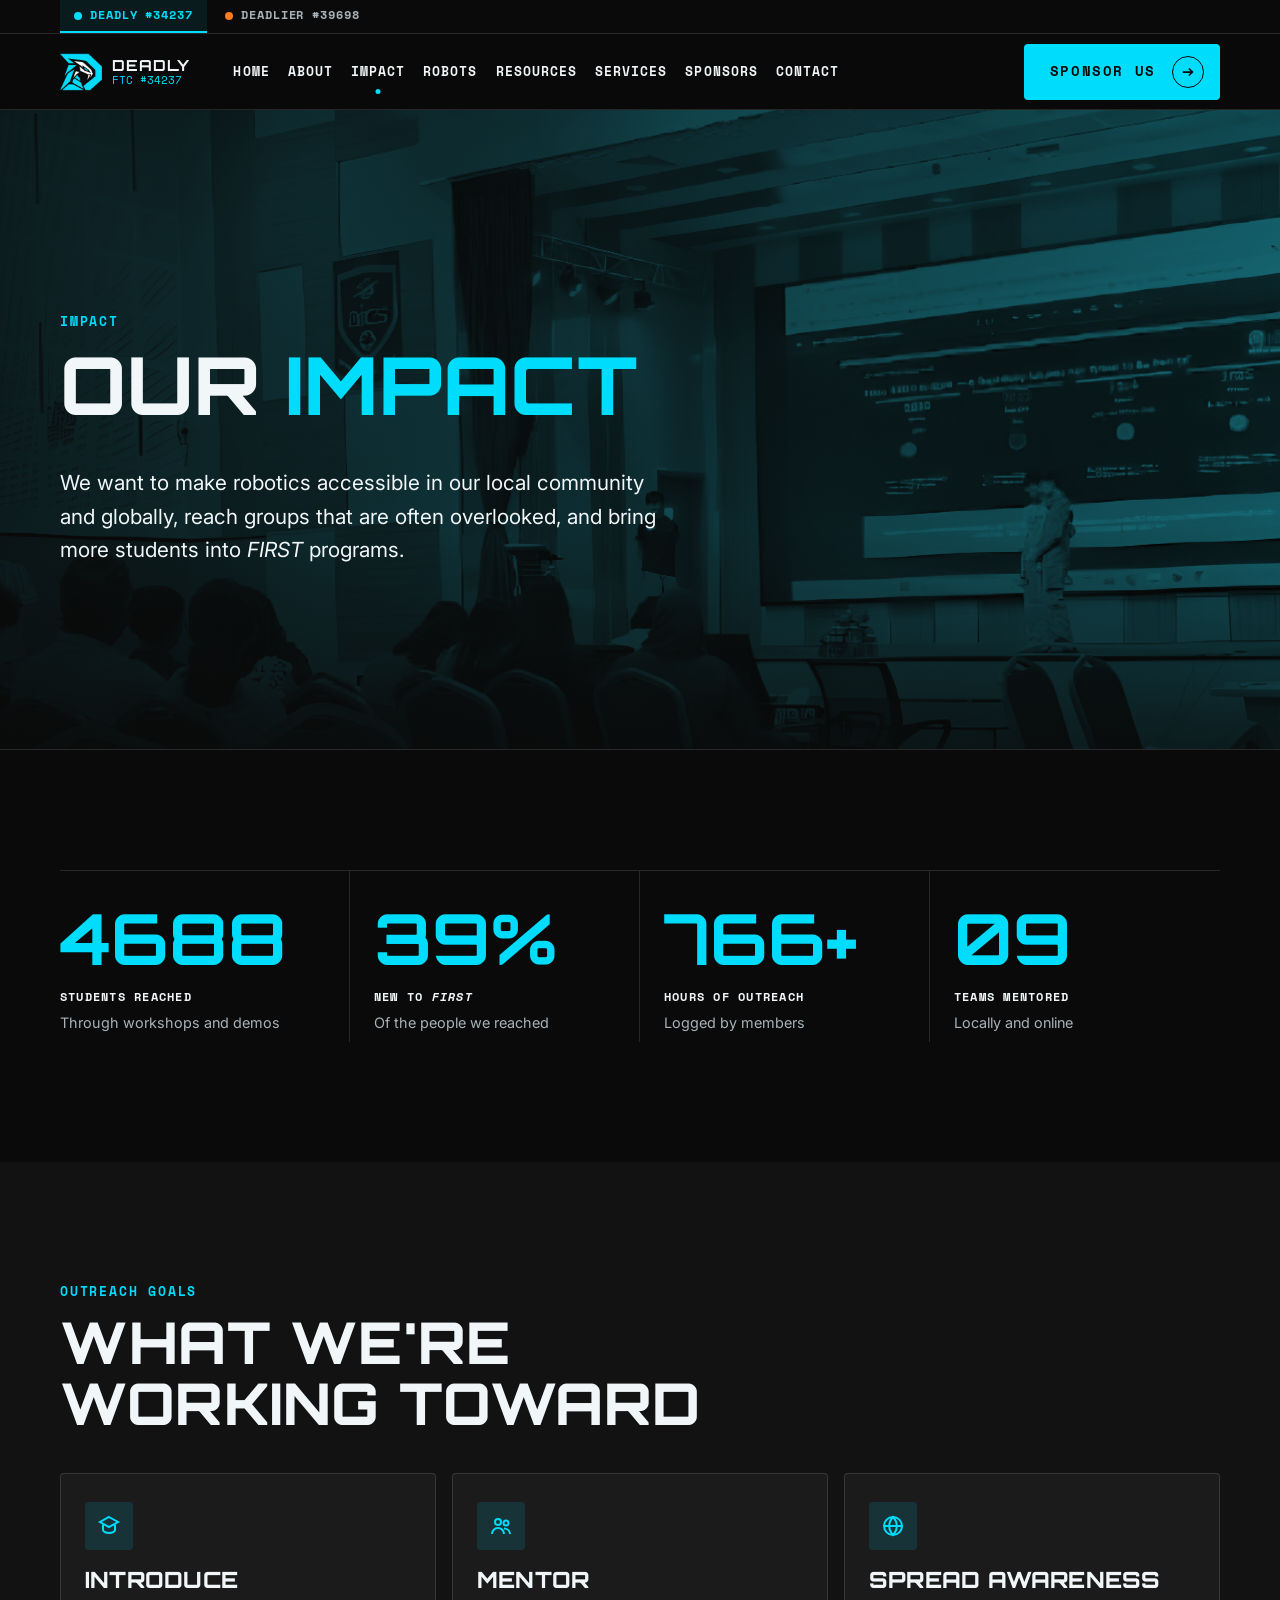
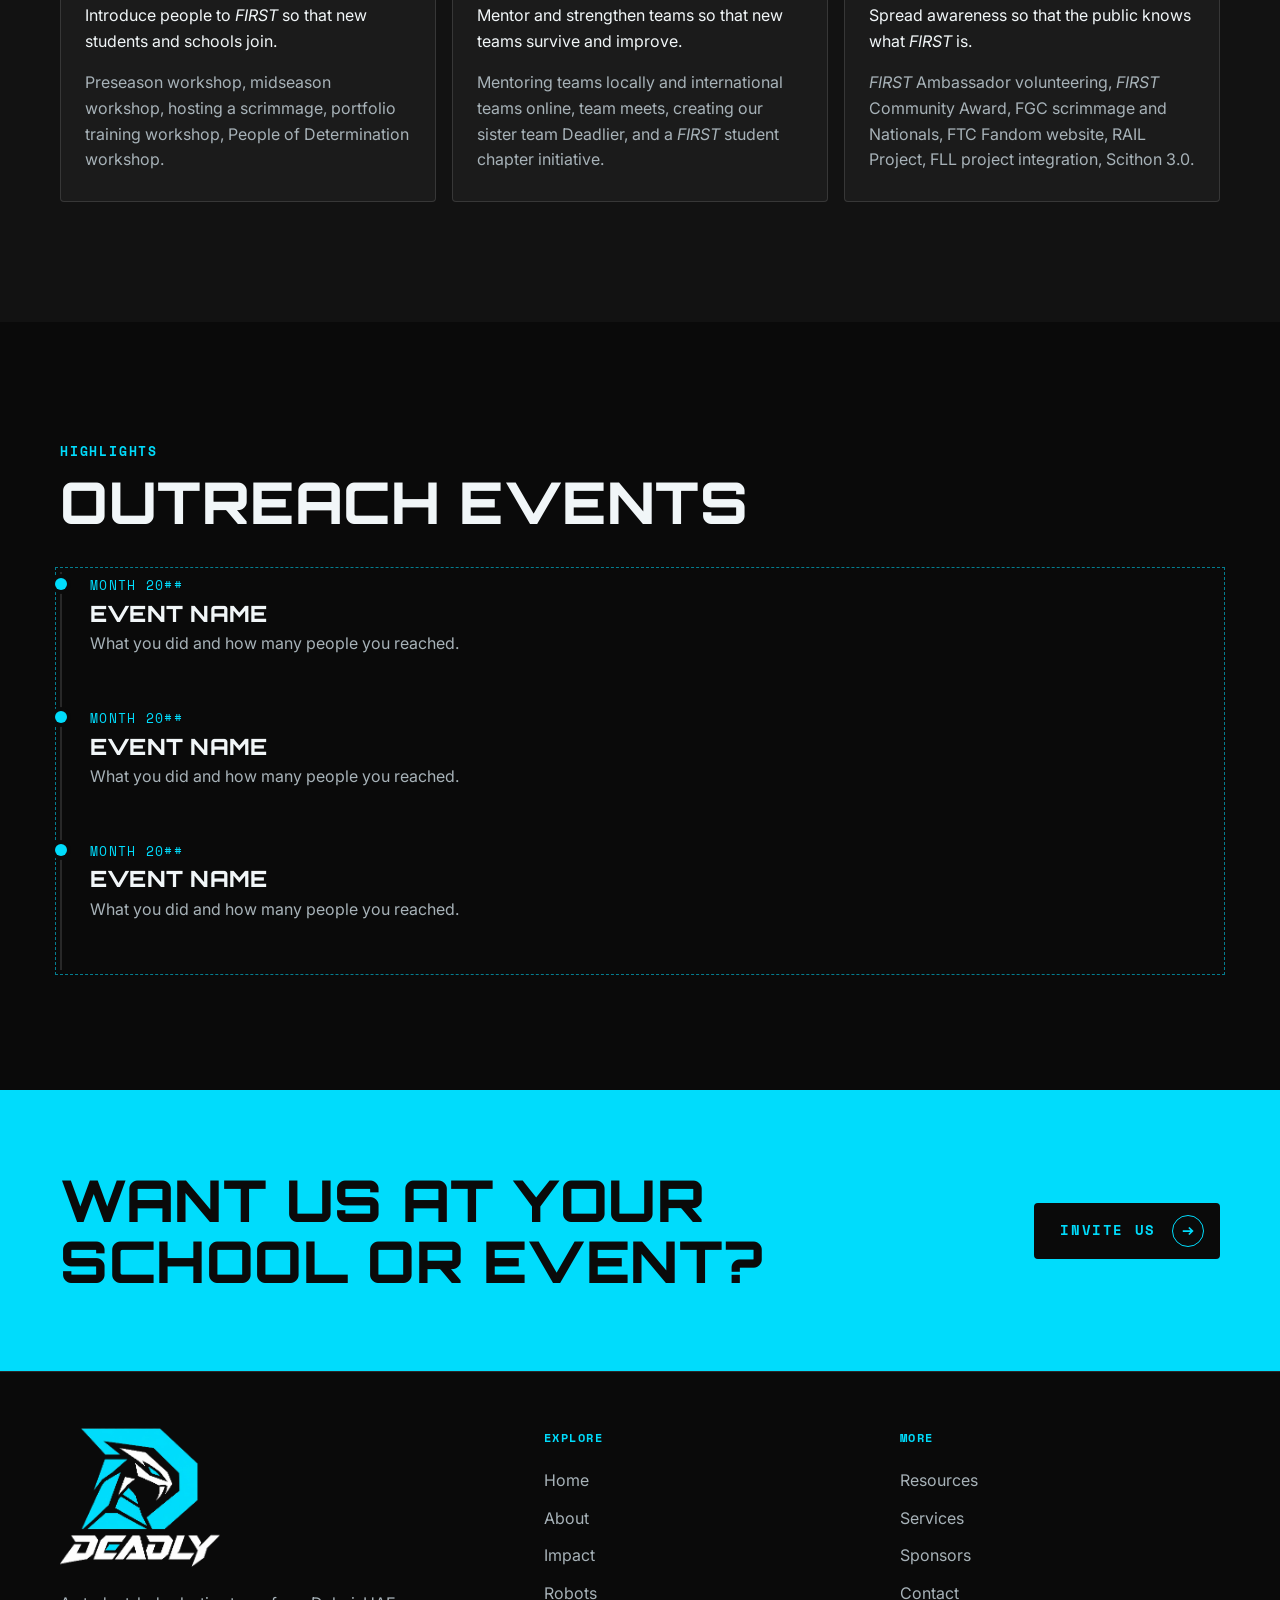
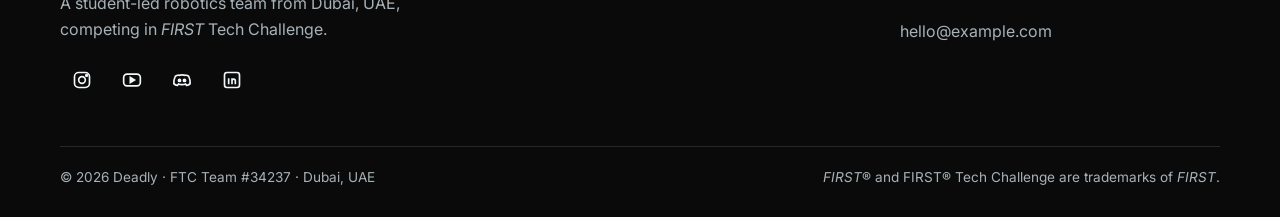
<file: impact.html>
<!doctype html>
<html lang="en" class="no-js">
<head>
  <meta charset="utf-8">
  <meta name="viewport" content="width=device-width, initial-scale=1, viewport-fit=cover">
  <title>Impact · Deadly FTC #34237</title>
  <meta name="description" content="How Deadly, FTC Team #34237, spreads STEM across Dubai and the UAE.">
  <meta name="theme-color" content="#0a0a0a">
  <link rel="icon" href="assets/img/logo.png" type="image/png">
  <link rel="apple-touch-icon" href="assets/img/apple-touch-icon.png">
  <link rel="preconnect" href="https://fonts.googleapis.com">
  <link rel="preconnect" href="https://fonts.gstatic.com" crossorigin>
  <link href="https://fonts.googleapis.com/css2?family=Inter:wght@400;500;600;700&family=Orbitron:wght@600;700;800&family=Space+Mono:wght@400;700&display=swap" rel="stylesheet">
  <link rel="stylesheet" href="assets/css/style.css">
</head>
<body>
  <div data-include="header"></div>

  <main id="main">
    <section class="page-hero page-hero--bg">
      <div class="page-hero-bg" style="background-image: url('assets/img/impact-presentation.jpg')" role="img" aria-label="Deadly team members presenting on stage to a school audience"></div>
      <div class="container">
        <span class="eyebrow">Impact</span>
        <h1>Our <span class="accent">impact</span></h1>
        <p class="lead muted">We want to make robotics accessible in our local community and globally, reach groups that are often overlooked, and bring more students into <em>FIRST</em> programs.</p>
      </div>
    </section>

    <section class="section">
      <div class="container">
        <div class="stats reveal" style="margin-top:0">
          <div class="stat"><div class="stat-value" data-count="6000">6000</div><div class="stat-label">Students reached</div><div class="stat-sub">Through workshops and demos</div></div>
          <div class="stat"><div class="stat-value" data-count="50" data-suffix="%">50%</div><div class="stat-label">New to <em>FIRST</em></div><div class="stat-sub">Of the people we reached</div></div>
          <div class="stat"><div class="stat-value" data-count="980" data-suffix="+">980+</div><div class="stat-label">Hours of outreach</div><div class="stat-sub">Logged by members</div></div>
          <div class="stat"><div class="stat-value">09</div><div class="stat-label">Teams mentored</div><div class="stat-sub">Locally and online</div></div>
        </div>
      </div>
    </section>

    <section class="section section--alt">
      <div class="container">
        <div class="section-head reveal">
          <span class="eyebrow">Outreach goals</span>
          <h2>What we're working toward</h2>
        </div>
        <div class="grid grid--3">
          <article class="card reveal">
            <div class="icon"><svg viewBox="0 0 24 24" fill="none" stroke="currentColor" stroke-width="2"><path d="M12 3l9 5-9 5-9-5 9-5z"/><path d="M6 10.5V16c0 1.5 2.7 3 6 3s6-1.5 6-3v-5.5"/></svg></div>
            <h3>Introduce</h3>
            <p>Introduce people to <em>FIRST</em> so that new students and schools join.</p>
            <p class="muted">Preseason workshop, midseason workshop, hosting a scrimmage, portfolio training workshop, People of Determination workshop.</p>
          </article>
          <article class="card reveal">
            <div class="icon"><svg viewBox="0 0 24 24" fill="none" stroke="currentColor" stroke-width="2"><circle cx="9" cy="8" r="3"/><circle cx="17" cy="9" r="2.5"/><path d="M3 20c0-3.3 2.7-6 6-6s6 2.7 6 6M15 14.5c3 0 6 2 6 5.5"/></svg></div>
            <h3>Mentor</h3>
            <p>Mentor and strengthen teams so that new teams survive and improve.</p>
            <p class="muted">Mentoring teams locally and international teams online, team meets, creating our sister team Deadlier, and a <em>FIRST</em> student chapter initiative.</p>
          </article>
          <article class="card reveal">
            <div class="icon"><svg viewBox="0 0 24 24" fill="none" stroke="currentColor" stroke-width="2"><circle cx="12" cy="12" r="9"/><path d="M3 12h18M12 3c2.5 2.7 3.8 5.7 3.8 9s-1.3 6.3-3.8 9c-2.5-2.7-3.8-5.7-3.8-9S9.5 5.7 12 3z"/></svg></div>
            <h3>Spread awareness</h3>
            <p>Spread awareness so that the public knows what <em>FIRST</em> is.</p>
            <p class="muted"><em>FIRST</em> Ambassador volunteering, <em>FIRST</em> Community Award, FGC scrimmage and Nationals, FTC Fandom website, RAIL Project, FLL project integration, Scithon 3.0.</p>
          </article>
        </div>
      </div>
    </section>

    <section class="section">
      <div class="container">
        <div class="section-head reveal">
          <span class="eyebrow">Highlights</span>
          <h2>Outreach events</h2>
        </div>
        <ul class="timeline reveal todo">
          <li><span class="when">Month 20##</span><h3>Event name</h3><p class="muted">What you did and how many people you reached.</p></li>
          <li><span class="when">Month 20##</span><h3>Event name</h3><p class="muted">What you did and how many people you reached.</p></li>
          <li><span class="when">Month 20##</span><h3>Event name</h3><p class="muted">What you did and how many people you reached.</p></li>
        </ul>
      </div>
    </section>
    <section class="cta-band">
      <div class="container">
        <h2>Want us at your school or event?</h2>
        <a class="btn" href="contact.html">Invite us</a>
      </div>
    </section>
  </main>

  <div data-include="footer"></div>
  <script src="assets/js/site.js"></script>
</body>
</html>
</file>
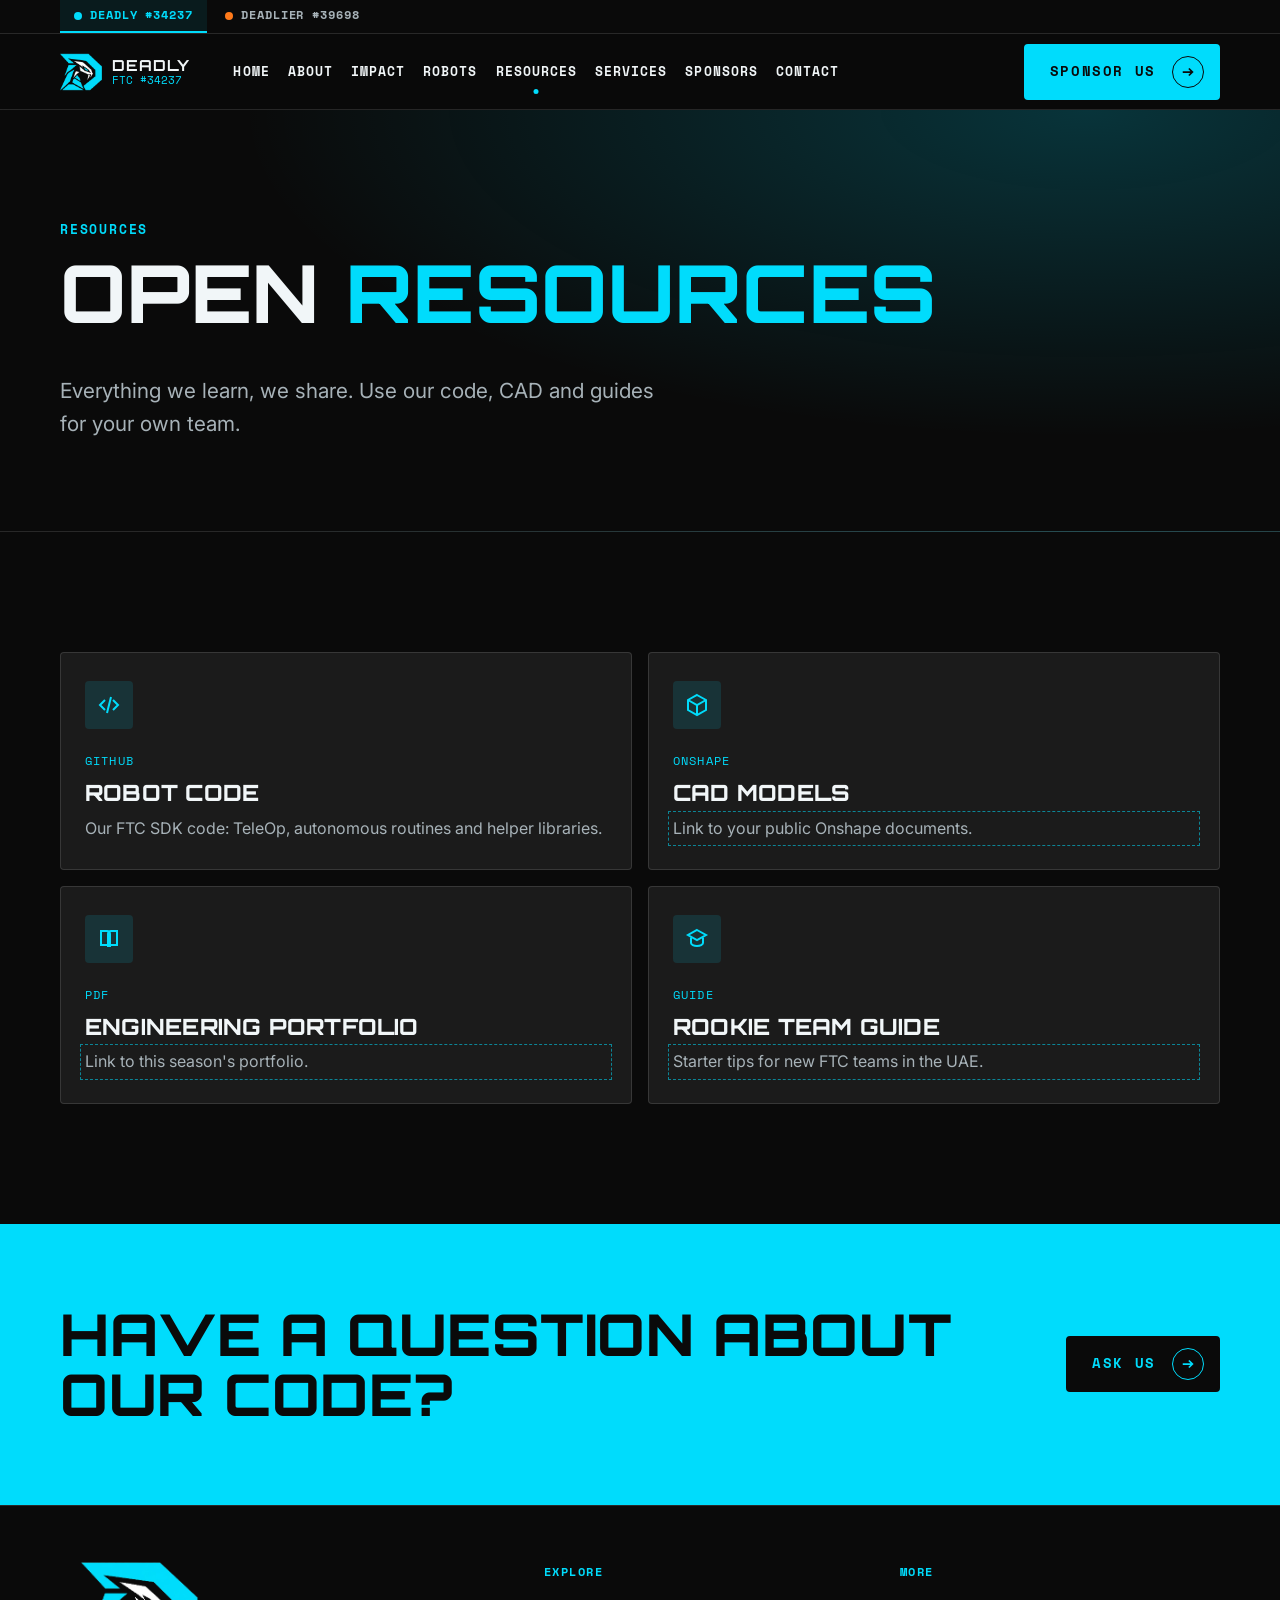
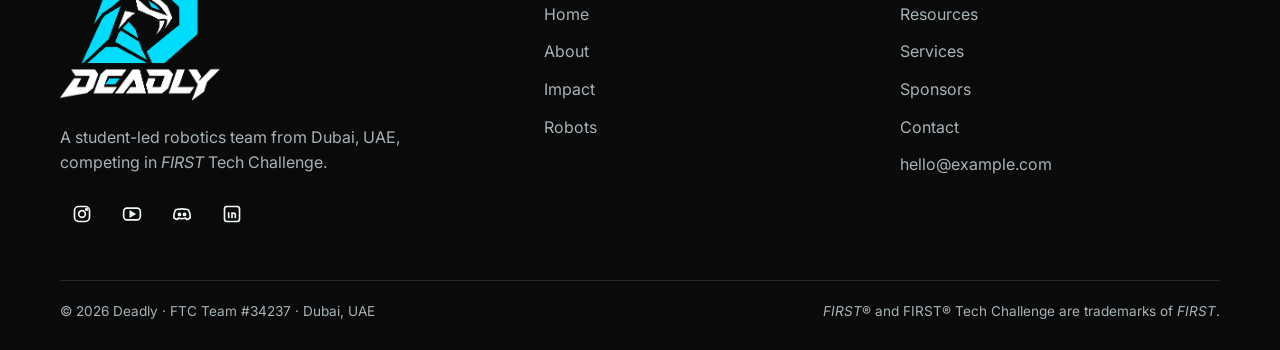
<file: resources.html>
<!doctype html>
<html lang="en" class="no-js">
<head>
  <meta charset="utf-8">
  <meta name="viewport" content="width=device-width, initial-scale=1, viewport-fit=cover">
  <title>Resources · Deadly FTC #34237</title>
  <meta name="description" content="Open-source code, CAD and guides from Deadly, FTC Team #34237.">
  <meta name="theme-color" content="#0a0a0a">
  <link rel="icon" href="assets/img/logo.png" type="image/png">
  <link rel="apple-touch-icon" href="assets/img/apple-touch-icon.png">
  <link rel="preconnect" href="https://fonts.googleapis.com">
  <link rel="preconnect" href="https://fonts.gstatic.com" crossorigin>
  <link href="https://fonts.googleapis.com/css2?family=Inter:wght@400;500;600;700&family=Orbitron:wght@600;700;800&family=Space+Mono:wght@400;700&display=swap" rel="stylesheet">
  <link rel="stylesheet" href="assets/css/style.css">
</head>
<body>
  <div data-include="header"></div>

  <main id="main">
    <section class="page-hero">
      <div class="container">
        <span class="eyebrow">Resources</span>
        <h1>Open <span class="accent">resources</span></h1>
        <p class="lead muted">Everything we learn, we share. Use our code, CAD and guides for your own team.</p>
      </div>
    </section>

    <section class="section">
      <div class="container">
        <div class="grid grid--2">
          <a class="card reveal" href="https://github.com/PlumpSnup/seatlesolversftc" style="text-decoration:none">
            <div class="icon"><svg viewBox="0 0 24 24" fill="none" stroke="currentColor" stroke-width="2"><path d="M8 7l-5 5 5 5M16 7l5 5-5 5M14 4l-4 16"/></svg></div>
            <span class="tag">GitHub</span>
            <h3>Robot code</h3>
            <p class="muted">Our FTC SDK code: TeleOp, autonomous routines and helper libraries.</p>
          </a>
          <a class="card reveal" href="#" style="text-decoration:none">
            <div class="icon"><svg viewBox="0 0 24 24" fill="none" stroke="currentColor" stroke-width="2"><path d="M12 2l9 5v10l-9 5-9-5V7z"/><path d="M3 7l9 5 9-5M12 12v10"/></svg></div>
            <span class="tag">Onshape</span>
            <h3>CAD models</h3>
            <p class="muted todo">Link to your public Onshape documents.</p>
          </a>
          <a class="card reveal" href="#" style="text-decoration:none">
            <div class="icon"><svg viewBox="0 0 24 24" fill="none" stroke="currentColor" stroke-width="2"><path d="M4 4h6a3 3 0 013 3v13a2 2 0 00-2-2H4zM20 4h-6a3 3 0 00-3 3v13a2 2 0 012-2h7z"/></svg></div>
            <span class="tag">PDF</span>
            <h3>Engineering portfolio</h3>
            <p class="muted todo">Link to this season's portfolio.</p>
          </a>
          <a class="card reveal" href="#" style="text-decoration:none">
            <div class="icon"><svg viewBox="0 0 24 24" fill="none" stroke="currentColor" stroke-width="2"><path d="M12 3l9 5-9 5-9-5 9-5z"/><path d="M6 10.5V16c0 1.5 2.7 3 6 3s6-1.5 6-3v-5.5"/></svg></div>
            <span class="tag">Guide</span>
            <h3>Rookie team guide</h3>
            <p class="muted todo">Starter tips for new FTC teams in the UAE.</p>
          </a>
        </div>
      </div>
    </section>
    <section class="cta-band">
      <div class="container">
        <h2>Have a question about our code?</h2>
        <a class="btn" href="contact.html">Ask us</a>
      </div>
    </section>
  </main>

  <div data-include="footer"></div>
  <script src="assets/js/site.js"></script>
</body>
</html>
</file>
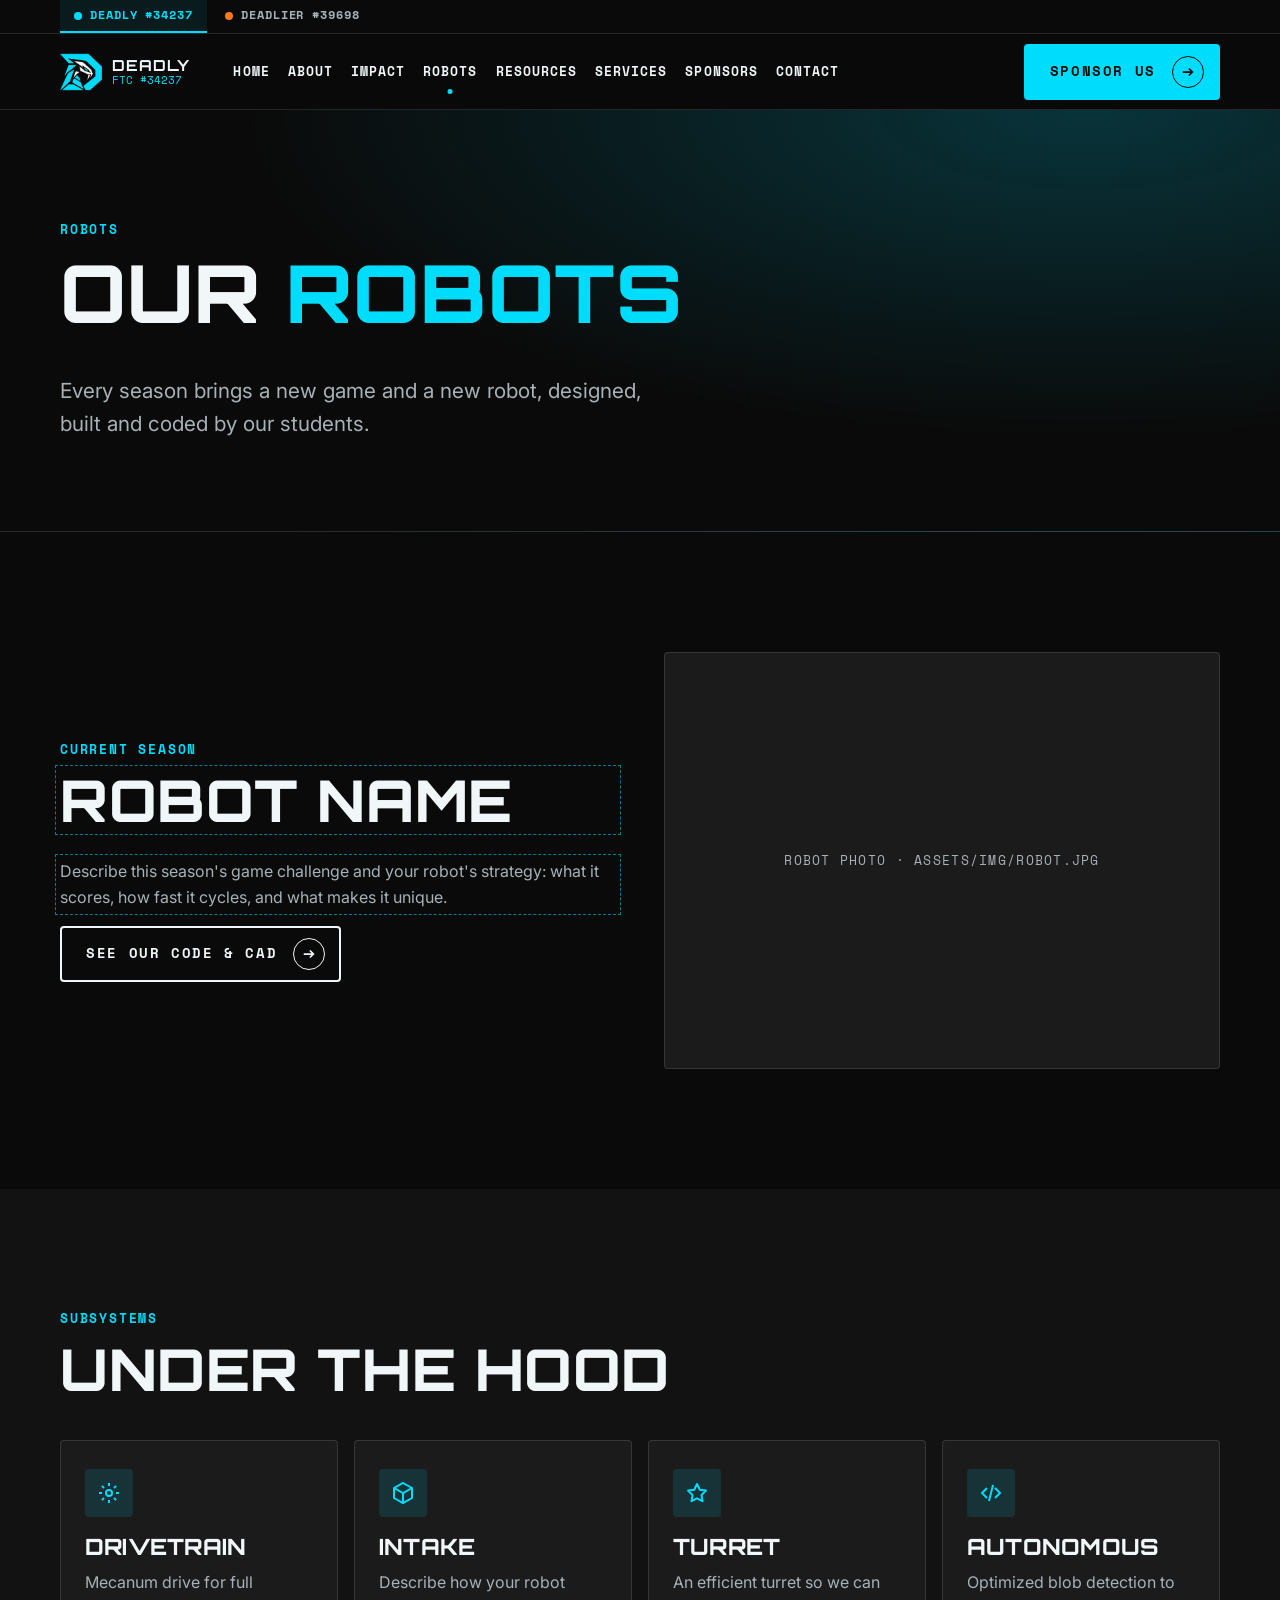
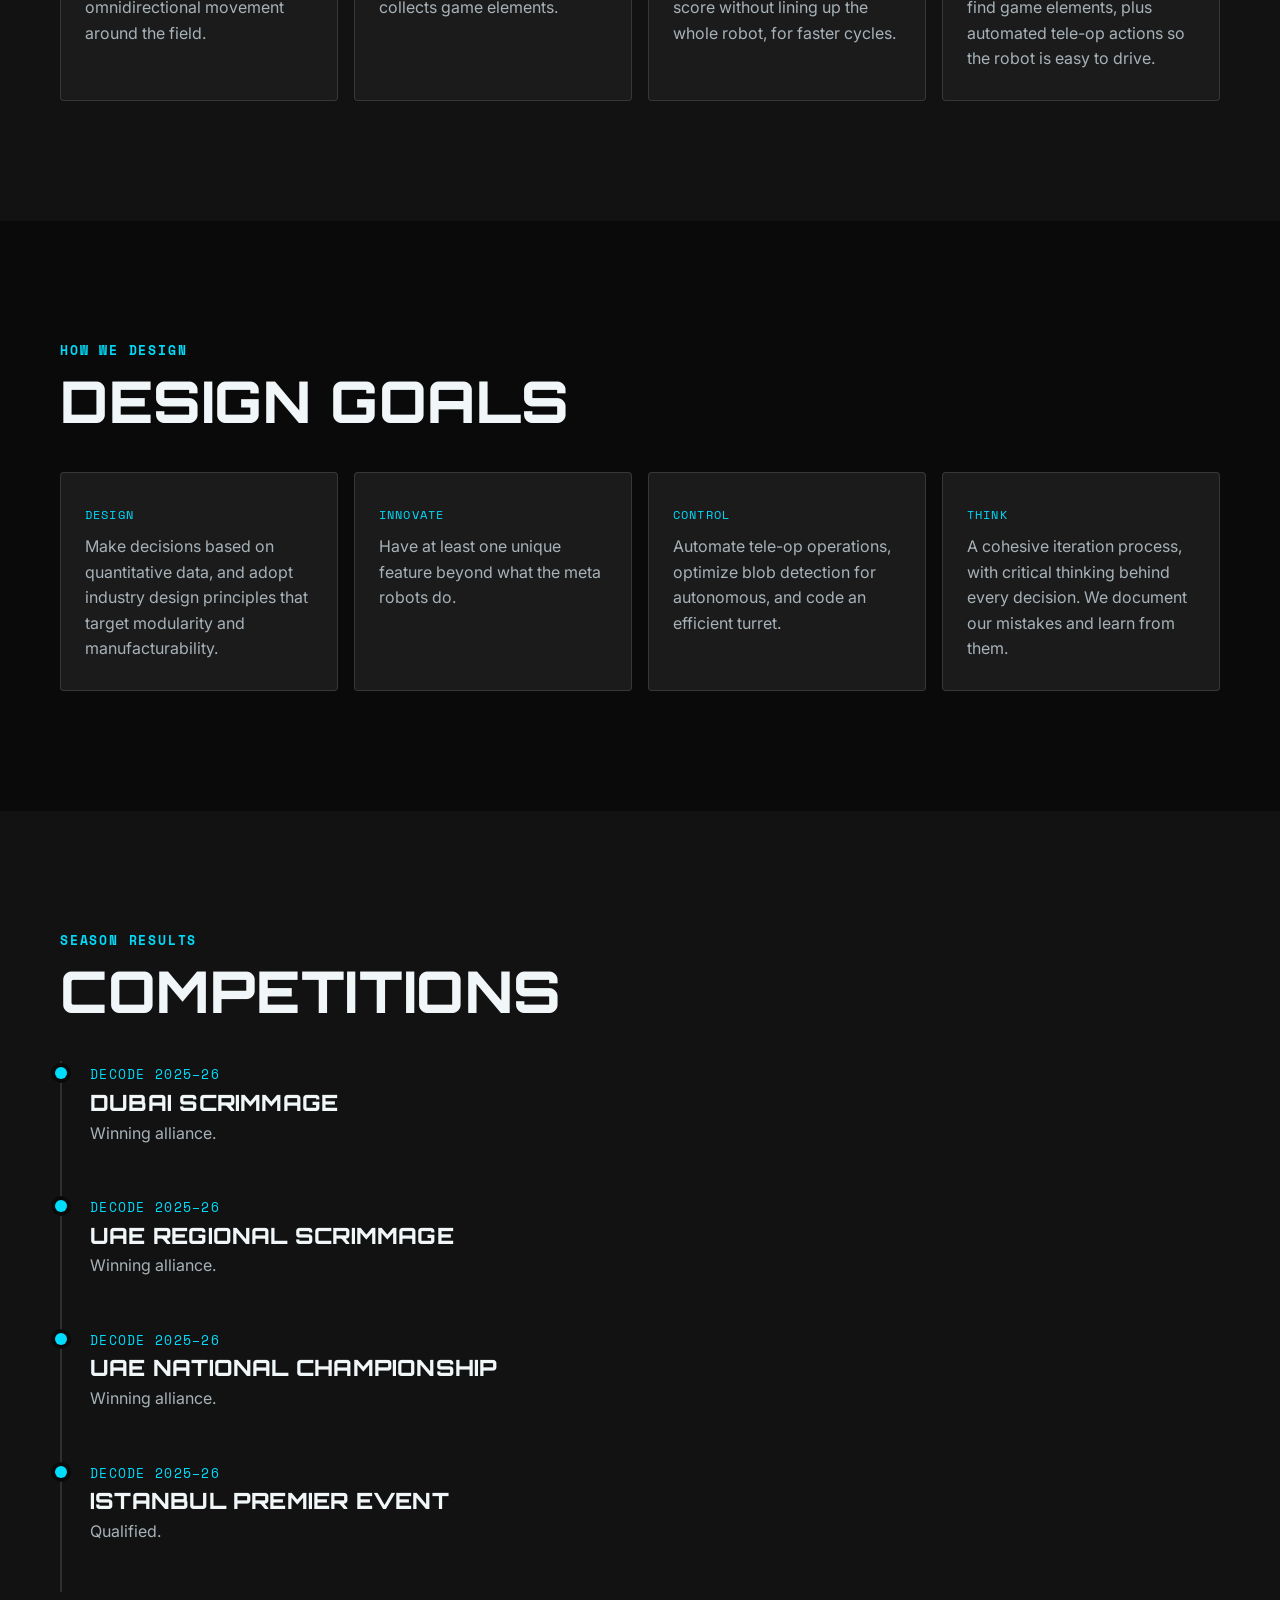
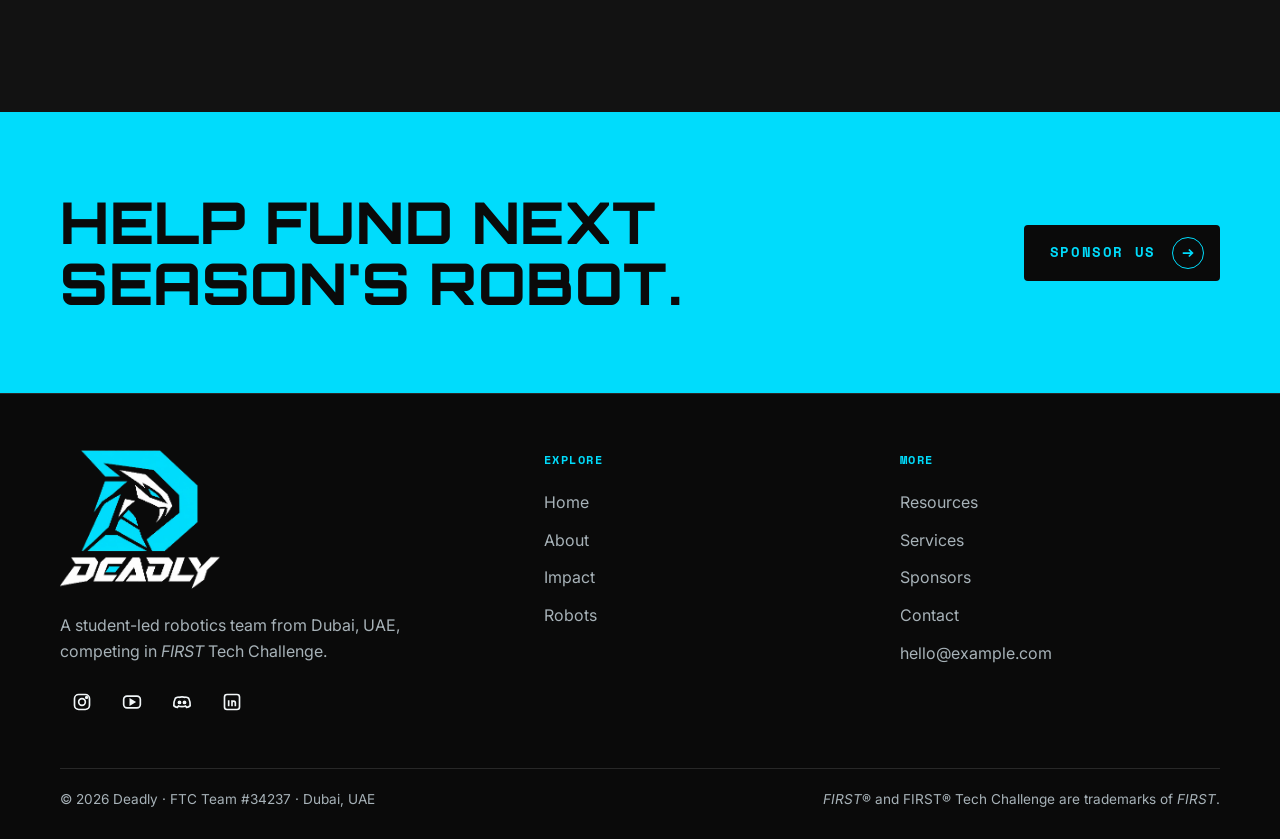
<file: robots.html>
<!doctype html>
<html lang="en" class="no-js">
<head>
  <meta charset="utf-8">
  <meta name="viewport" content="width=device-width, initial-scale=1, viewport-fit=cover">
  <title>Robots · Deadly FTC #34237</title>
  <meta name="description" content="The robots built by Deadly, FTC Team #34237: design, subsystems and season results.">
  <meta name="theme-color" content="#0a0a0a">
  <link rel="icon" href="assets/img/logo.png" type="image/png">
  <link rel="apple-touch-icon" href="assets/img/apple-touch-icon.png">
  <link rel="preconnect" href="https://fonts.googleapis.com">
  <link rel="preconnect" href="https://fonts.gstatic.com" crossorigin>
  <link href="https://fonts.googleapis.com/css2?family=Inter:wght@400;500;600;700&family=Orbitron:wght@600;700;800&family=Space+Mono:wght@400;700&display=swap" rel="stylesheet">
  <link rel="stylesheet" href="assets/css/style.css">
</head>
<body>
  <div data-include="header"></div>

  <main id="main">
    <section class="page-hero">
      <div class="container">
        <span class="eyebrow">Robots</span>
        <h1>Our <span class="accent">robots</span></h1>
        <p class="lead muted">Every season brings a new game and a new robot, designed, built and coded by our students.</p>
      </div>
    </section>

    <section class="section">
      <div class="container">
        <div class="grid grid--2" style="gap:48px;align-items:center">
          <div class="reveal">
            <span class="eyebrow">Current season</span>
            <h2 class="todo">Robot name</h2>
            <p class="muted todo">Describe this season's game challenge and your robot's strategy: what it scores, how fast it cycles, and what makes it unique.</p>
            <a class="btn btn--outline" href="resources.html">See our code &amp; CAD</a>
          </div>
          <div class="card reveal" style="aspect-ratio:4/3;display:grid;place-items:center;padding:0">
            <span class="muted" style="font-family:var(--font-mono);font-size:.8rem;letter-spacing:.1em;text-transform:uppercase">Robot photo · assets/img/robot.jpg</span>
          </div>
        </div>
      </div>
    </section>

    <section class="section section--alt">
      <div class="container">
        <div class="section-head reveal">
          <span class="eyebrow">Subsystems</span>
          <h2>Under the hood</h2>
        </div>
        <div class="grid grid--4">
          <article class="card reveal">
            <div class="icon"><svg viewBox="0 0 24 24" fill="none" stroke="currentColor" stroke-width="2"><circle cx="12" cy="12" r="3"/><path d="M12 2v3M12 19v3M2 12h3M19 12h3M4.9 4.9l2.1 2.1M17 17l2.1 2.1M4.9 19.1L7 17M17 7l2.1-2.1"/></svg></div>
            <h3>Drivetrain</h3>
            <p class="muted">Mecanum drive for full omnidirectional movement around the field.</p>
          </article>
          <article class="card reveal">
            <div class="icon"><svg viewBox="0 0 24 24" fill="none" stroke="currentColor" stroke-width="2"><path d="M12 2l9 5v10l-9 5-9-5V7z"/><path d="M3 7l9 5 9-5M12 12v10"/></svg></div>
            <h3>Intake</h3>
            <p class="muted">Describe how your robot collects game elements.</p>
          </article>
          <article class="card reveal">
            <div class="icon"><svg viewBox="0 0 24 24" fill="none" stroke="currentColor" stroke-width="2" stroke-linejoin="round"><path d="M12 3l2.8 5.7 6.2.9-4.5 4.4 1 6.2L12 17.3 6.5 20.2l1-6.2L3 9.6l6.2-.9z"/></svg></div>
            <h3>Turret</h3>
            <p class="muted">An efficient turret so we can score without lining up the whole robot, for faster cycles.</p>
          </article>
          <article class="card reveal">
            <div class="icon"><svg viewBox="0 0 24 24" fill="none" stroke="currentColor" stroke-width="2"><path d="M8 7l-5 5 5 5M16 7l5 5-5 5M14 4l-4 16"/></svg></div>
            <h3>Autonomous</h3>
            <p class="muted">Optimized blob detection to find game elements, plus automated tele-op actions so the robot is easy to drive.</p>
          </article>
        </div>
      </div>
    </section>

    <section class="section">
      <div class="container">
        <div class="section-head reveal">
          <span class="eyebrow">How we design</span>
          <h2>Design goals</h2>
        </div>
        <div class="grid grid--4">
          <article class="card reveal">
            <span class="tag">Design</span>
            <p class="muted">Make decisions based on quantitative data, and adopt industry design principles that target modularity and manufacturability.</p>
          </article>
          <article class="card reveal">
            <span class="tag">Innovate</span>
            <p class="muted">Have at least one unique feature beyond what the meta robots do.</p>
          </article>
          <article class="card reveal">
            <span class="tag">Control</span>
            <p class="muted">Automate tele-op operations, optimize blob detection for autonomous, and code an efficient turret.</p>
          </article>
          <article class="card reveal">
            <span class="tag">Think</span>
            <p class="muted">A cohesive iteration process, with critical thinking behind every decision. We document our mistakes and learn from them.</p>
          </article>
        </div>
      </div>
    </section>

    <section class="section section--alt">
      <div class="container">
        <div class="section-head reveal">
          <span class="eyebrow">Season results</span>
          <h2>Competitions</h2>
        </div>
        <ul class="timeline reveal">
          <li><span class="when">DECODE 2025–26</span><h3>Dubai Scrimmage</h3><p class="muted">Winning alliance.</p></li>
          <li><span class="when">DECODE 2025–26</span><h3>UAE Regional Scrimmage</h3><p class="muted">Winning alliance.</p></li>
          <li><span class="when">DECODE 2025–26</span><h3>UAE National Championship</h3><p class="muted">Winning alliance.</p></li>
          <li><span class="when">DECODE 2025–26</span><h3>Istanbul Premier Event</h3><p class="muted">Qualified.</p></li>
        </ul>
      </div>
    </section>
    <section class="cta-band">
      <div class="container">
        <h2>Help fund next season's robot.</h2>
        <a class="btn" href="sponsors.html#become">Sponsor us</a>
      </div>
    </section>
  </main>

  <div data-include="footer"></div>
  <script src="assets/js/site.js"></script>
</body>
</html>
</file>
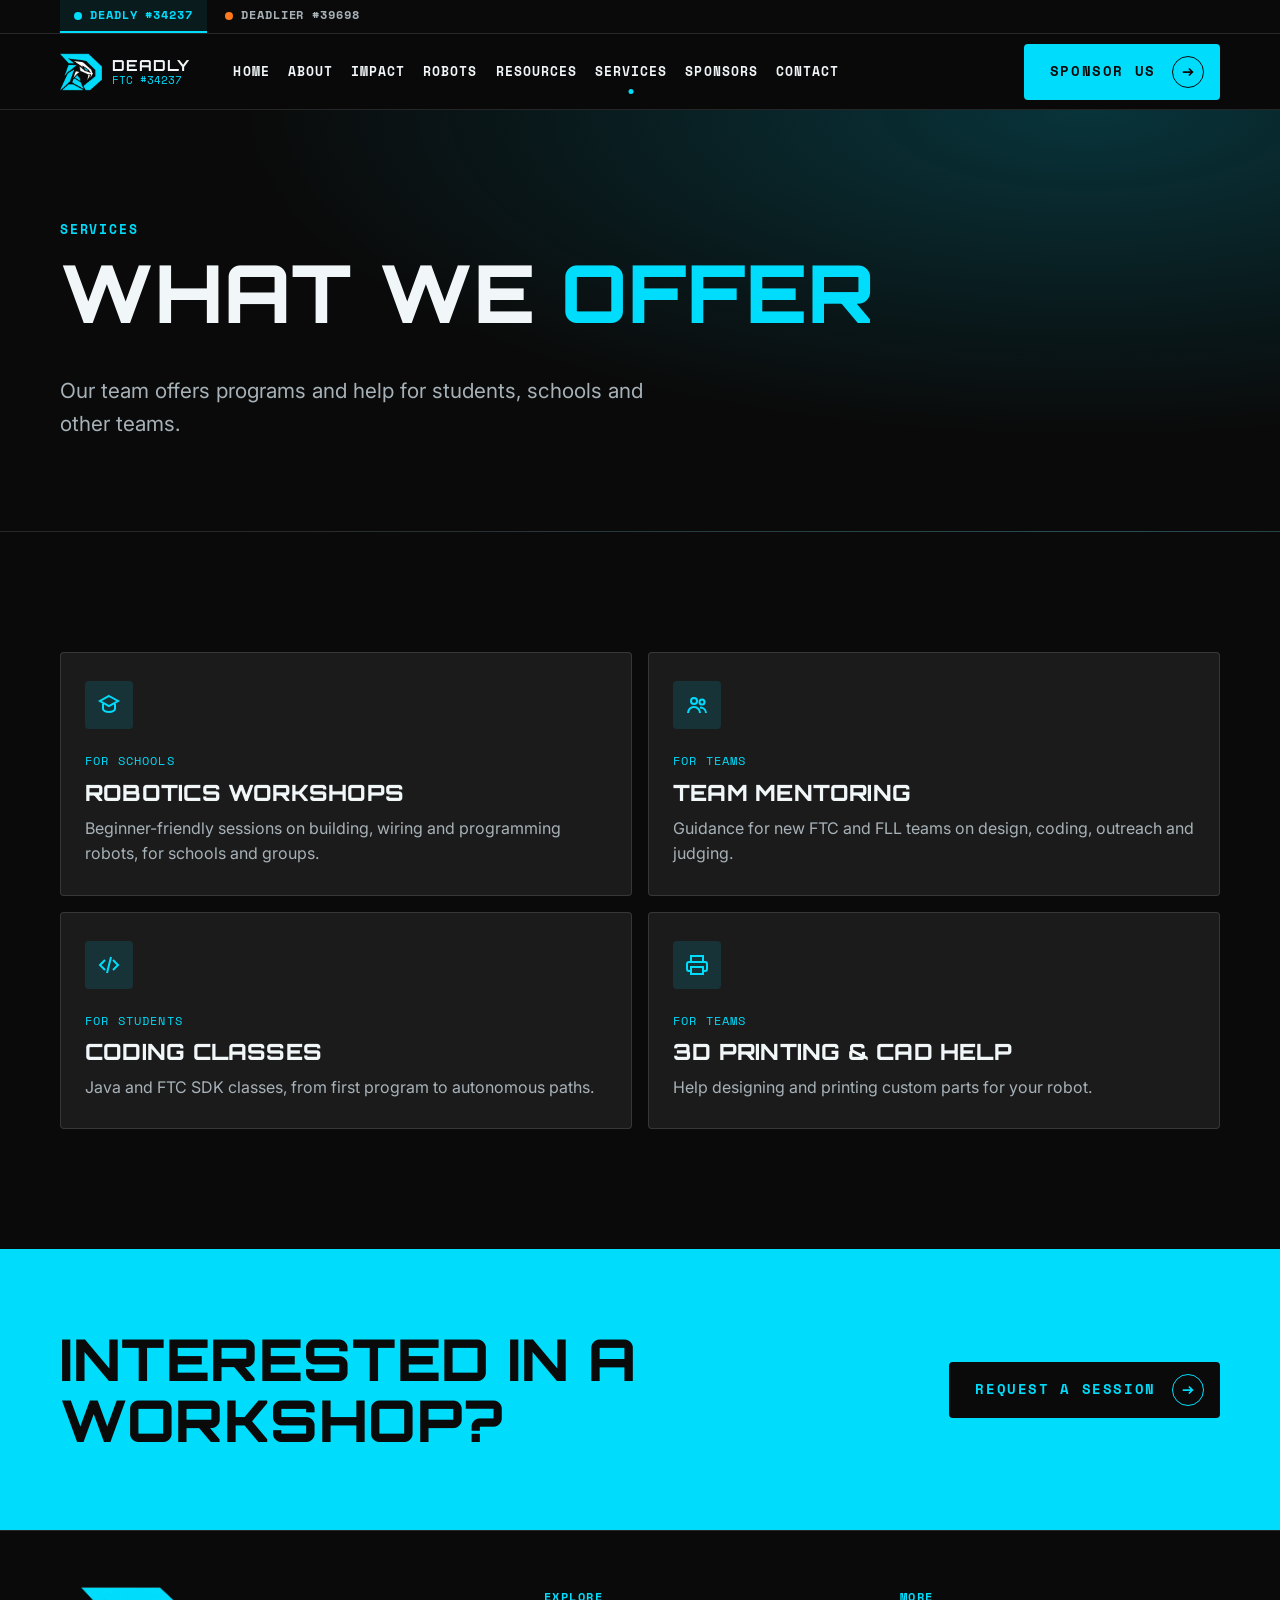
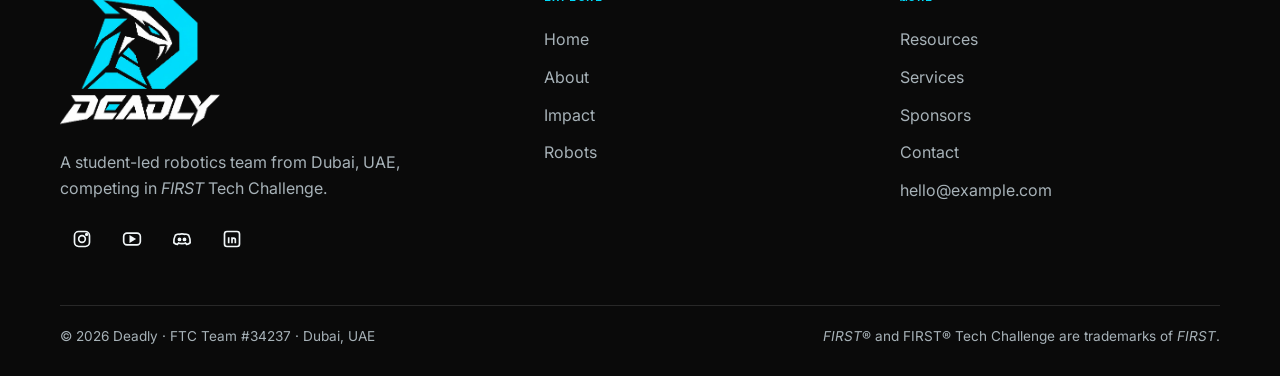
<file: services.html>
<!doctype html>
<html lang="en" class="no-js">
<head>
  <meta charset="utf-8">
  <meta name="viewport" content="width=device-width, initial-scale=1, viewport-fit=cover">
  <title>Services · Deadly FTC #34237</title>
  <meta name="description" content="Workshops, mentoring and 3D printing offered by Deadly, FTC Team #34237.">
  <meta name="theme-color" content="#0a0a0a">
  <link rel="icon" href="assets/img/logo.png" type="image/png">
  <link rel="apple-touch-icon" href="assets/img/apple-touch-icon.png">
  <link rel="preconnect" href="https://fonts.googleapis.com">
  <link rel="preconnect" href="https://fonts.gstatic.com" crossorigin>
  <link href="https://fonts.googleapis.com/css2?family=Inter:wght@400;500;600;700&family=Orbitron:wght@600;700;800&family=Space+Mono:wght@400;700&display=swap" rel="stylesheet">
  <link rel="stylesheet" href="assets/css/style.css">
</head>
<body>
  <div data-include="header"></div>

  <main id="main">
    <section class="page-hero">
      <div class="container">
        <span class="eyebrow">Services</span>
        <h1>What we <span class="accent">offer</span></h1>
        <p class="lead muted">Our team offers programs and help for students, schools and other teams.</p>
      </div>
    </section>

    <section class="section">
      <div class="container">
        <div class="grid grid--2">
          <article class="card reveal">
            <div class="icon"><svg viewBox="0 0 24 24" fill="none" stroke="currentColor" stroke-width="2"><path d="M12 3l9 5-9 5-9-5 9-5z"/><path d="M6 10.5V16c0 1.5 2.7 3 6 3s6-1.5 6-3v-5.5"/></svg></div>
            <span class="tag">For schools</span>
            <h3>Robotics workshops</h3>
            <p class="muted">Beginner-friendly sessions on building, wiring and programming robots, for schools and groups.</p>
          </article>
          <article class="card reveal">
            <div class="icon"><svg viewBox="0 0 24 24" fill="none" stroke="currentColor" stroke-width="2"><circle cx="9" cy="8" r="3"/><circle cx="17" cy="9" r="2.5"/><path d="M3 20c0-3.3 2.7-6 6-6s6 2.7 6 6M15 14.5c3 0 6 2 6 5.5"/></svg></div>
            <span class="tag">For teams</span>
            <h3>Team mentoring</h3>
            <p class="muted">Guidance for new FTC and FLL teams on design, coding, outreach and judging.</p>
          </article>
          <article class="card reveal">
            <div class="icon"><svg viewBox="0 0 24 24" fill="none" stroke="currentColor" stroke-width="2"><path d="M8 7l-5 5 5 5M16 7l5 5-5 5M14 4l-4 16"/></svg></div>
            <span class="tag">For students</span>
            <h3>Coding classes</h3>
            <p class="muted">Java and FTC SDK classes, from first program to autonomous paths.</p>
          </article>
          <article class="card reveal">
            <div class="icon"><svg viewBox="0 0 24 24" fill="none" stroke="currentColor" stroke-width="2"><path d="M6 9V3h12v6M6 18H4a2 2 0 01-2-2v-5a2 2 0 012-2h16a2 2 0 012 2v5a2 2 0 01-2 2h-2"/><rect x="6" y="14" width="12" height="7"/></svg></div>
            <span class="tag">For teams</span>
            <h3>3D printing & CAD help</h3>
            <p class="muted">Help designing and printing custom parts for your robot.</p>
          </article>
        </div>
      </div>
    </section>
    <section class="cta-band">
      <div class="container">
        <h2>Interested in a workshop?</h2>
        <a class="btn" href="contact.html">Request a session</a>
      </div>
    </section>
  </main>

  <div data-include="footer"></div>
  <script src="assets/js/site.js"></script>
</body>
</html>
</file>
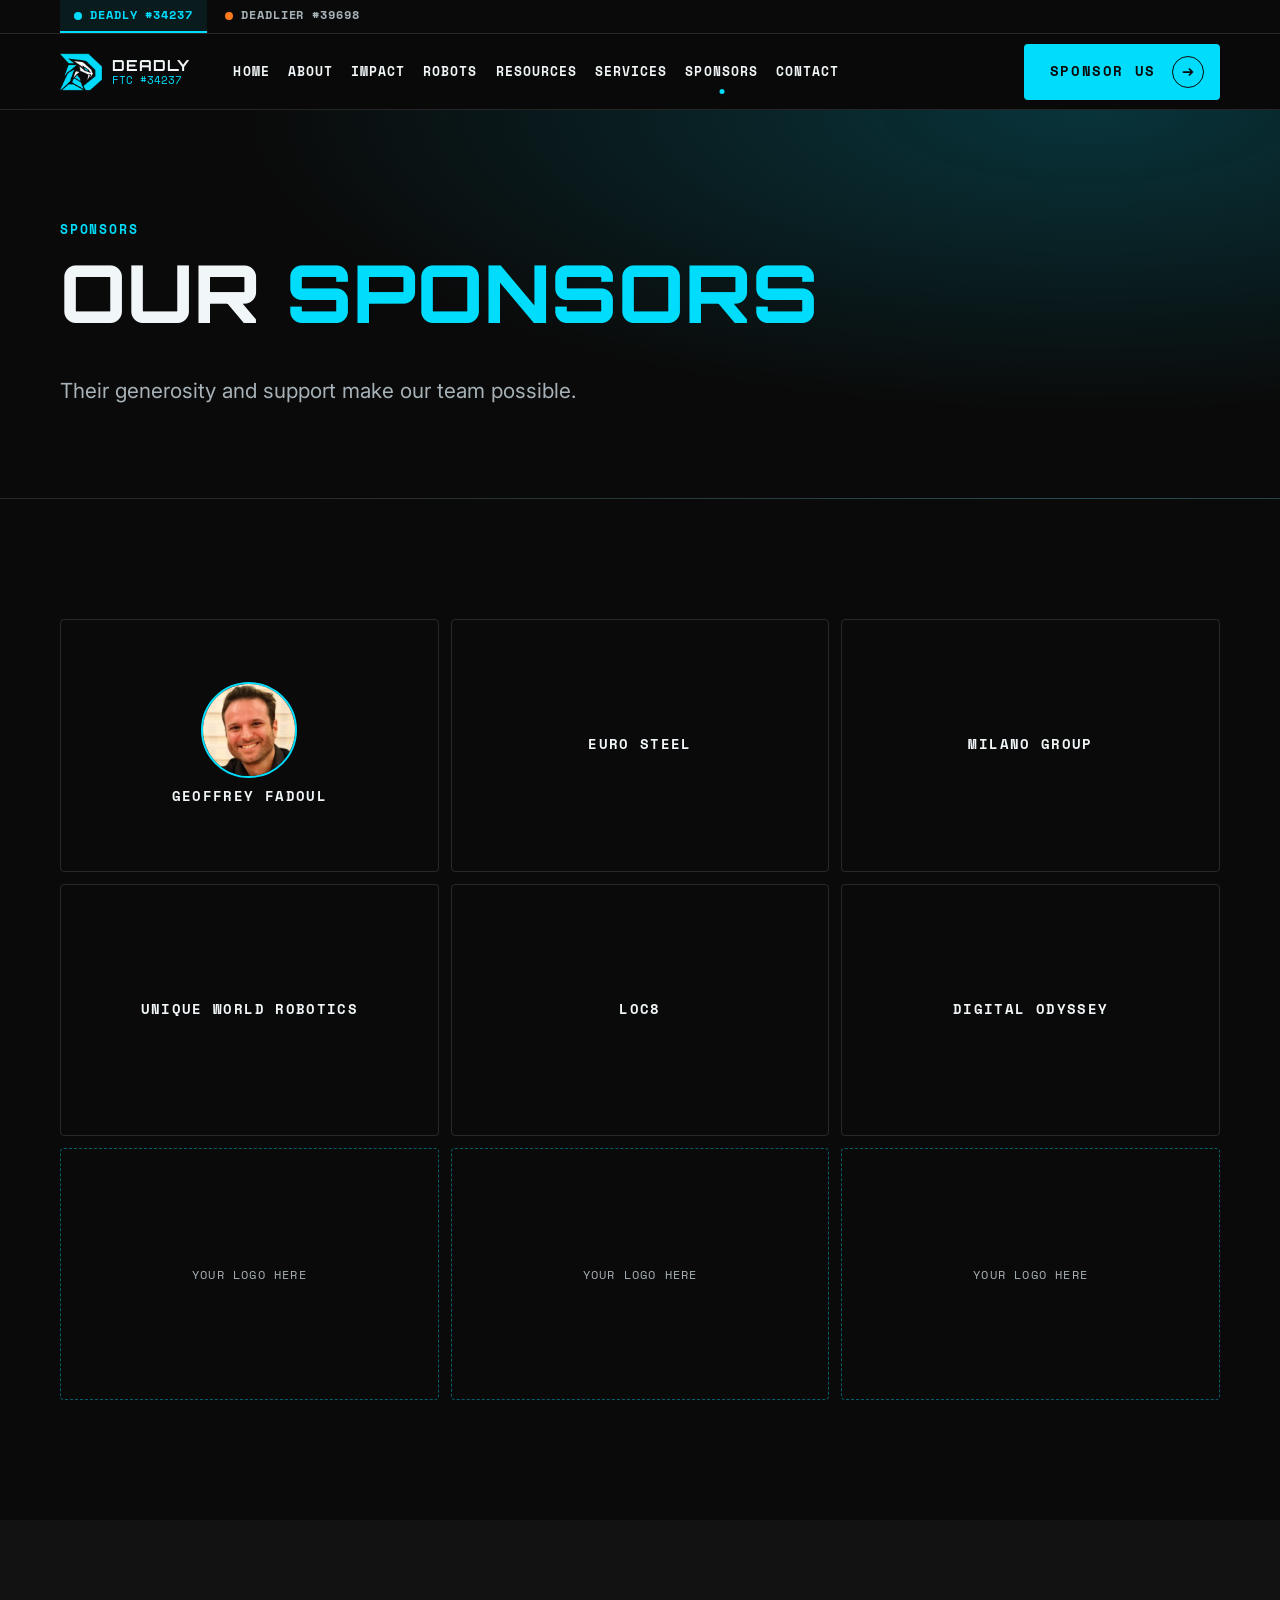
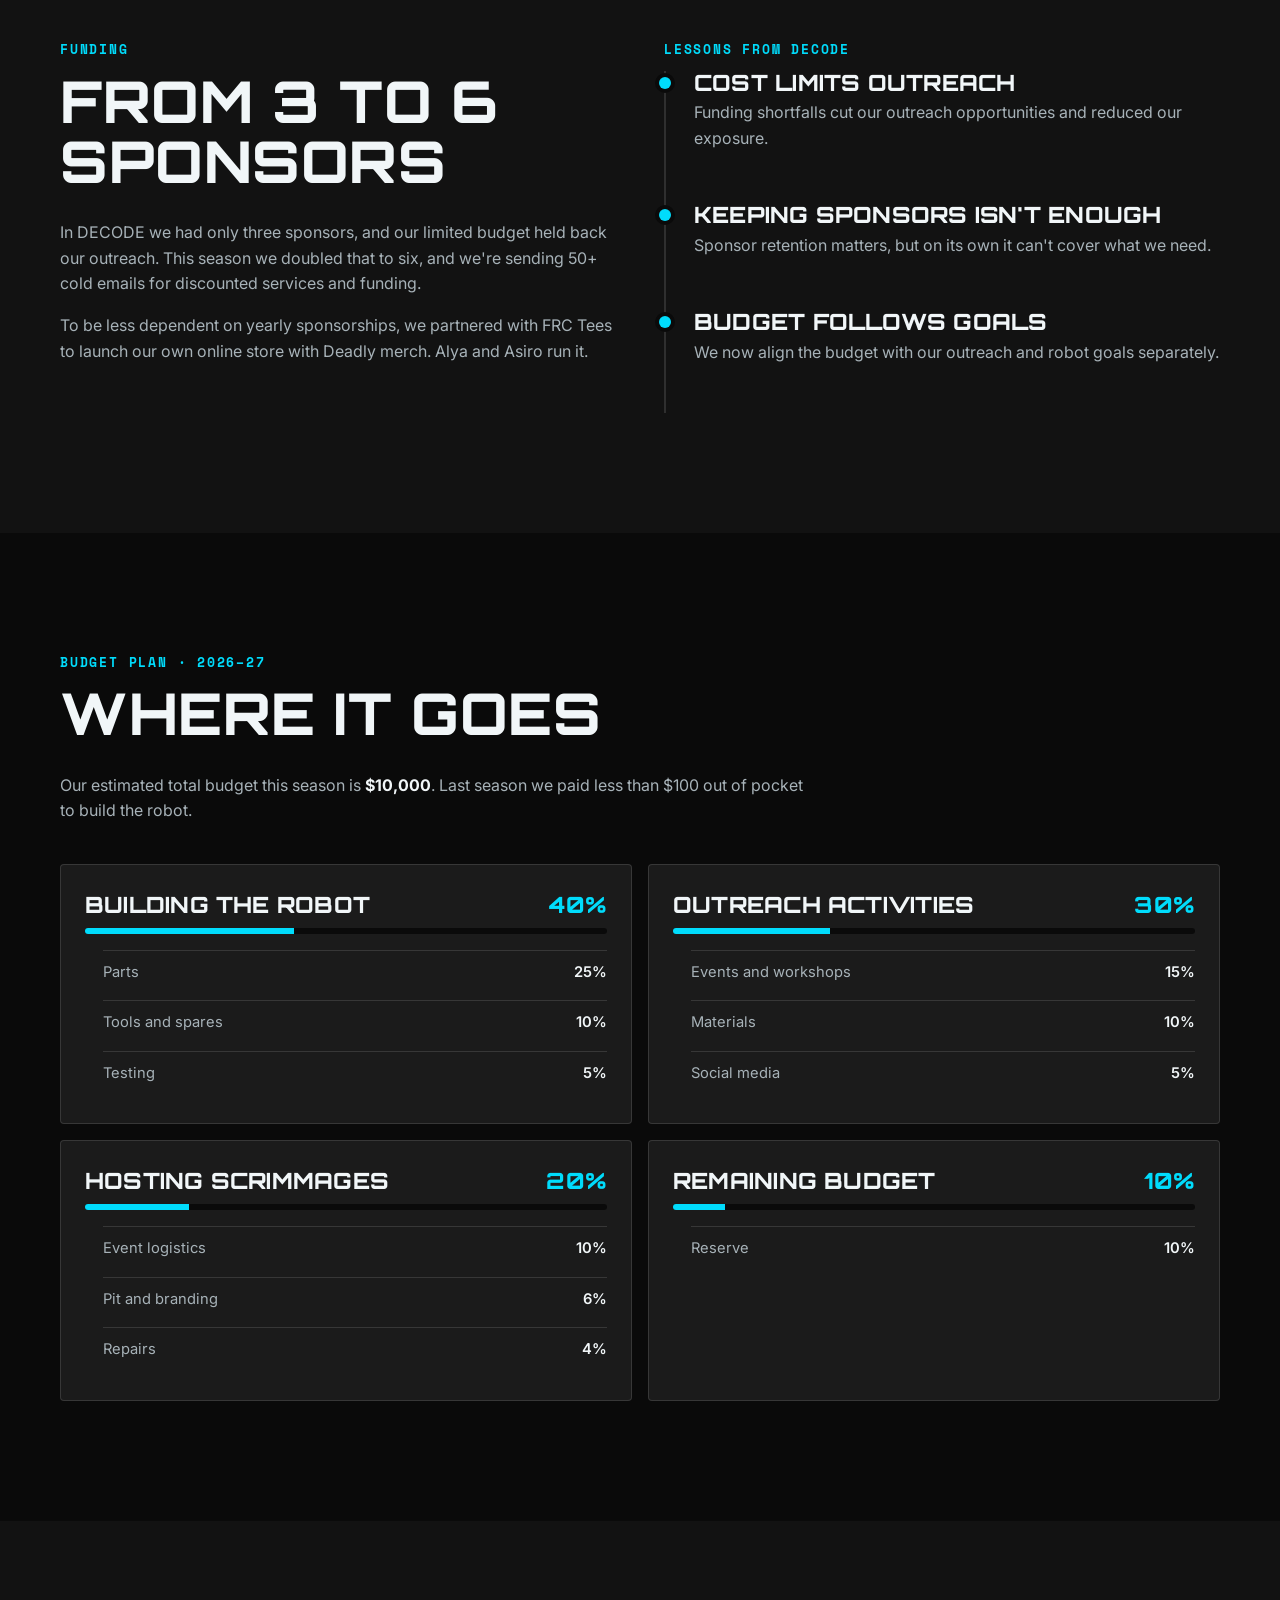
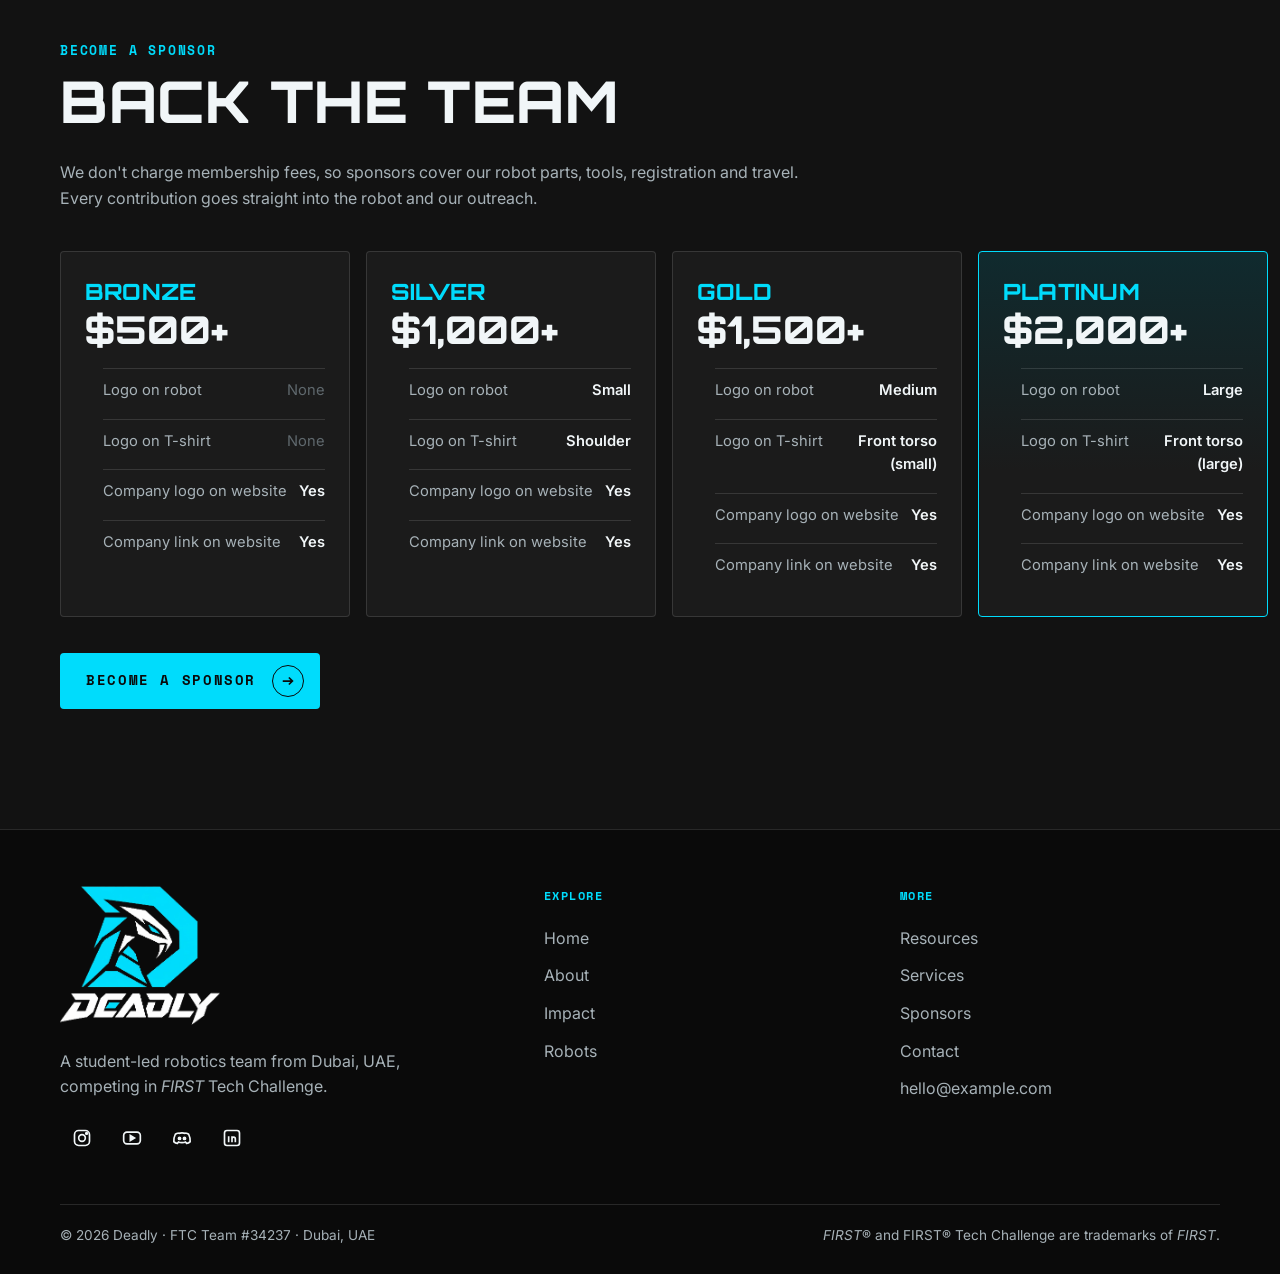
<file: sponsors.html>
<!doctype html>
<html lang="en" class="no-js">
<head>
  <meta charset="utf-8">
  <meta name="viewport" content="width=device-width, initial-scale=1, viewport-fit=cover">
  <title>Sponsors · Deadly FTC #34237</title>
  <meta name="description" content="The sponsors who support Deadly, FTC Team #34237, and how to become one.">
  <meta name="theme-color" content="#0a0a0a">
  <link rel="icon" href="assets/img/logo.png" type="image/png">
  <link rel="apple-touch-icon" href="assets/img/apple-touch-icon.png">
  <link rel="preconnect" href="https://fonts.googleapis.com">
  <link rel="preconnect" href="https://fonts.gstatic.com" crossorigin>
  <link href="https://fonts.googleapis.com/css2?family=Inter:wght@400;500;600;700&family=Orbitron:wght@600;700;800&family=Space+Mono:wght@400;700&display=swap" rel="stylesheet">
  <link rel="stylesheet" href="assets/css/style.css">
</head>
<body>
  <div data-include="header"></div>

  <main id="main">
    <section class="page-hero">
      <div class="container">
        <span class="eyebrow">Sponsors</span>
        <h1>Our <span class="accent">sponsors</span></h1>
        <p class="lead muted">Their generosity and support make our team possible.</p>
      </div>
    </section>

    <section class="section">
      <div class="container">
        <!-- TODO: swap each name for a logo: <a class="sponsor-slot" href="..."><img src="assets/img/sponsors/name.png" alt="Sponsor name"></a> -->
        <div class="sponsor-grid reveal">
          <span class="sponsor-slot sponsor-slot--name sponsor-slot--person">
            <img src="assets/img/sponsors/geoffrey-fadoul.jpg" alt="Geoffrey Fadoul" width="120" height="120">
            Geoffrey Fadoul
          </span>
          <span class="sponsor-slot sponsor-slot--name">Euro Steel</span>
          <span class="sponsor-slot sponsor-slot--name">Milano Group</span>
          <span class="sponsor-slot sponsor-slot--name">Unique World Robotics</span>
          <span class="sponsor-slot sponsor-slot--name">LOC8</span>
          <span class="sponsor-slot sponsor-slot--name">Digital Odyssey</span>
          <a class="sponsor-slot" href="#become">Your logo here</a>
          <a class="sponsor-slot" href="#become">Your logo here</a>
          <a class="sponsor-slot" href="#become">Your logo here</a>
        </div>
      </div>
    </section>

    <section class="section section--alt">
      <div class="container">
        <div class="grid grid--2" style="gap:48px">
          <div class="reveal">
            <span class="eyebrow">Funding</span>
            <h2>From 3 to 6 sponsors</h2>
            <p class="muted">In DECODE we had only three sponsors, and our limited budget held back our outreach. This season we doubled that to six, and we're sending 50+ cold emails for discounted services and funding.</p>
            <p class="muted">To be less dependent on yearly sponsorships, we partnered with FRC Tees to launch our own online store with Deadly merch. Alya and Asiro run it.</p>
          </div>
          <div class="reveal">
            <span class="eyebrow">Lessons from DECODE</span>
            <ul class="timeline">
              <li><h3>Cost limits outreach</h3><p class="muted">Funding shortfalls cut our outreach opportunities and reduced our exposure.</p></li>
              <li><h3>Keeping sponsors isn't enough</h3><p class="muted">Sponsor retention matters, but on its own it can't cover what we need.</p></li>
              <li><h3>Budget follows goals</h3><p class="muted">We now align the budget with our outreach and robot goals separately.</p></li>
            </ul>
          </div>
        </div>
      </div>
    </section>

    <section class="section">
      <div class="container">
        <div class="section-head reveal">
          <span class="eyebrow">Budget plan · 2026–27</span>
          <h2>Where it goes</h2>
          <p class="muted">Our estimated total budget this season is <strong style="color:var(--text)">$10,000</strong>. Last season we paid less than $100 out of pocket to build the robot.</p>
        </div>
        <div class="budget">
          <article class="card reveal">
            <h3>Building the robot <span>40%</span></h3>
            <div class="bar"><span style="width:40%"></span></div>
            <ul class="benefits"><li><span>Parts</span><strong>25%</strong></li><li><span>Tools and spares</span><strong>10%</strong></li><li><span>Testing</span><strong>5%</strong></li></ul>
          </article>
          <article class="card reveal">
            <h3>Outreach activities <span>30%</span></h3>
            <div class="bar"><span style="width:30%"></span></div>
            <ul class="benefits"><li><span>Events and workshops</span><strong>15%</strong></li><li><span>Materials</span><strong>10%</strong></li><li><span>Social media</span><strong>5%</strong></li></ul>
          </article>
          <article class="card reveal">
            <h3>Hosting scrimmages <span>20%</span></h3>
            <div class="bar"><span style="width:20%"></span></div>
            <ul class="benefits"><li><span>Event logistics</span><strong>10%</strong></li><li><span>Pit and branding</span><strong>6%</strong></li><li><span>Repairs</span><strong>4%</strong></li></ul>
          </article>
          <article class="card reveal">
            <h3>Remaining budget <span>10%</span></h3>
            <div class="bar"><span style="width:10%"></span></div>
            <ul class="benefits"><li><span>Reserve</span><strong>10%</strong></li></ul>
          </article>
        </div>
      </div>
    </section>

    <section class="section section--alt" id="become">
      <div class="container">
        <div class="section-head reveal">
          <span class="eyebrow">Become a sponsor</span>
          <h2>Back the team</h2>
          <p class="muted">We don't charge membership fees, so sponsors cover our robot parts, tools, registration and travel. Every contribution goes straight into the robot and our outreach.</p>
        </div>
        <div class="grid grid--4 tiers">
          <article class="card reveal tier tier--bronze">
            <h3>Bronze</h3>
            <p class="price">$500+</p>
            <ul class="benefits">
              <li><span>Logo on robot</span><strong class="no">None</strong></li>
              <li><span>Logo on T-shirt</span><strong class="no">None</strong></li>
              <li><span>Company logo on website</span><strong>Yes</strong></li>
              <li><span>Company link on website</span><strong>Yes</strong></li>
            </ul>
          </article>
          <article class="card reveal tier tier--silver">
            <h3>Silver</h3>
            <p class="price">$1,000+</p>
            <ul class="benefits">
              <li><span>Logo on robot</span><strong>Small</strong></li>
              <li><span>Logo on T-shirt</span><strong>Shoulder</strong></li>
              <li><span>Company logo on website</span><strong>Yes</strong></li>
              <li><span>Company link on website</span><strong>Yes</strong></li>
            </ul>
          </article>
          <article class="card reveal tier tier--gold">
            <h3>Gold</h3>
            <p class="price">$1,500+</p>
            <ul class="benefits">
              <li><span>Logo on robot</span><strong>Medium</strong></li>
              <li><span>Logo on T-shirt</span><strong>Front torso (small)</strong></li>
              <li><span>Company logo on website</span><strong>Yes</strong></li>
              <li><span>Company link on website</span><strong>Yes</strong></li>
            </ul>
          </article>
          <article class="card reveal tier tier--platinum">
            <h3>Platinum</h3>
            <p class="price">$2,000+</p>
            <ul class="benefits">
              <li><span>Logo on robot</span><strong>Large</strong></li>
              <li><span>Logo on T-shirt</span><strong>Front torso (large)</strong></li>
              <li><span>Company logo on website</span><strong>Yes</strong></li>
              <li><span>Company link on website</span><strong>Yes</strong></li>
            </ul>
          </article>
        </div>
        <div class="btn-row reveal" style="margin-top:36px">
          <a class="btn" href="contact.html">Become a sponsor</a>
        </div>
      </div>
    </section>
  </main>

  <div data-include="footer"></div>
  <script src="assets/js/site.js"></script>
</body>
</html>
</file>
<file: assets/css/style.css>
/* =========================================================
   Deadly · FTC Team #34237 — site styles
   Mobile-first. Brand colors live in :root below.
   ========================================================= */

:root {
  --cyan: #00dcfc;
  --cyan-bright: #66ebff;
  --cyan-deep: #0098b0;
  --cyan-rgb: 0, 220, 252;
  --tint: #032a33;
  --black: #0a0a0a;
  --black-2: #121212;
  --black-3: #1b1b1b;
  --line: rgba(255, 255, 255, 0.12);
  --text: #f1f6f8;
  --muted: #a7b2b8;

  --font-display: "Orbitron", "Arial Black", sans-serif;
  --font-mono: "Space Mono", ui-monospace, monospace;
  --font-body: "Inter", system-ui, -apple-system, "Segoe UI", sans-serif;

  --gutter: 16px;
  --max: 1240px;
  --header-h: 64px;
  --switch-h: 34px;
  --radius: 4px;
}

@media (min-width: 900px) {
  :root { --gutter: 40px; --header-h: 76px; }
}

*, *::before, *::after { box-sizing: border-box; }

html { scroll-behavior: smooth; -webkit-text-size-adjust: 100%; }

body {
  margin: 0;
  background: var(--black);
  color: var(--text);
  font-family: var(--font-body);
  font-size: 16px;
  line-height: 1.6;
  overflow-x: hidden;
}

img { max-width: 100%; display: block; }
a { color: inherit; }

::selection { background: var(--cyan); color: var(--black); }

.container {
  width: 100%;
  max-width: var(--max);
  margin: 0 auto;
  padding: 0 var(--gutter);
}

.skip-link {
  position: absolute; left: -999px; top: 8px;
  background: var(--cyan); color: var(--black);
  padding: 8px 12px; z-index: 100; font-weight: 700;
}
.skip-link:focus { left: 8px; }

:focus-visible { outline: 2px solid var(--cyan); outline-offset: 3px; }

/* ---------- Typography ---------- */

h1, h2, h3 {
  font-family: var(--font-display);
  font-weight: 800;
  line-height: 1.05;
  margin: 0 0 0.5em;
  letter-spacing: 0.01em;
  text-transform: uppercase;
}
h1 { font-size: clamp(2.6rem, 11vw, 6.5rem); }
h2 { font-size: clamp(1.9rem, 6.5vw, 3.6rem); }
h3 { font-size: clamp(1.1rem, 3.5vw, 1.4rem); }

p { margin: 0 0 1em; }

.eyebrow {
  font-family: var(--font-mono);
  font-weight: 700;
  text-transform: uppercase;
  letter-spacing: 0.14em;
  font-size: 0.8rem;
  color: var(--cyan);
  margin-bottom: 0.75em;
  display: block;
}

.accent { color: var(--cyan); }

.highlight {
  background: var(--cyan);
  color: var(--black);
  padding: 0 0.2em;
  -webkit-box-decoration-break: clone;
  box-decoration-break: clone;
}

.lead { font-size: clamp(1.05rem, 2.6vw, 1.3rem); }
.muted { color: var(--muted); }

/* ---------- Buttons ---------- */

.btn {
  display: inline-flex;
  align-items: center;
  gap: 16px;
  min-height: 52px;
  padding: 10px 14px 10px 24px;
  font-family: var(--font-mono);
  font-weight: 700;
  font-size: 0.85rem;
  letter-spacing: 0.12em;
  text-transform: uppercase;
  text-decoration: none;
  border: 2px solid var(--cyan);
  background: var(--cyan);
  color: var(--black);
  border-radius: var(--radius);
  cursor: pointer;
  white-space: nowrap;
  transition: background 0.2s, color 0.2s, transform 0.2s;
}
.btn .arrow {
  width: 32px; height: 32px;
  border: 1.5px solid currentColor;
  border-radius: 50%;
  display: grid; place-items: center;
  flex-shrink: 0;
  transition: transform 0.2s;
}
.btn .arrow svg { width: 14px; height: 14px; }
.btn:hover { background: var(--cyan-bright); border-color: var(--cyan-bright); }
.btn:hover .arrow { transform: translateX(3px); }

.btn--outline { background: transparent; color: var(--text); border-color: var(--text); }
.btn--outline:hover { background: var(--text); color: var(--black); border-color: var(--text); }

.btn--ghost { background: transparent; color: var(--text); border-color: transparent; padding-left: 0; }
.btn--ghost:hover { background: transparent; color: var(--cyan); border-color: transparent; }

.btn-row { display: flex; flex-wrap: wrap; gap: 12px 20px; align-items: center; }

/* ---------- Team switcher + header ---------- */

.site-top { position: sticky; top: 0; z-index: 50; }

.team-switch {
  height: var(--switch-h);
  background: var(--black);
  border-bottom: 1px solid var(--line);
}
.team-switch .container { height: 100%; display: flex; gap: 4px; }
.team-switch a {
  --tab: 0, 220, 252;
  display: flex; align-items: center; gap: 8px;
  padding: 0 14px;
  font-family: var(--font-mono); font-weight: 700; font-size: 0.72rem;
  letter-spacing: 0.08em; text-transform: uppercase; text-decoration: none;
  color: var(--muted);
  border-bottom: 2px solid transparent;
  transition: color 0.2s, background 0.2s;
}
.team-switch a::before {
  content: ""; width: 8px; height: 8px; border-radius: 50%;
  background: rgb(var(--tab));
}
.team-switch a.deadlier { --tab: 255, 122, 26; }
.team-switch a:hover { color: var(--text); background: var(--black-3); }
.team-switch a[aria-current="true"] {
  color: rgb(var(--tab));
  border-bottom-color: rgb(var(--tab));
  background: rgba(var(--tab), 0.08);
}

.site-header {
  height: var(--header-h);
  background: rgba(10, 10, 10, 0.97);
  border-bottom: 1px solid var(--line);
}
.site-header .container {
  height: 100%;
  display: flex;
  align-items: center;
  justify-content: space-between;
  gap: 16px;
}

.brand { display: flex; align-items: center; gap: 10px; text-decoration: none; flex-shrink: 0; }
.brand img { height: 42px; width: auto; }
.brand-text { display: flex; flex-direction: column; line-height: 1.05; }
.brand-text strong { font-family: var(--font-display); font-size: 0.95rem; letter-spacing: 0.06em; }
.brand-text span { font-family: var(--font-mono); font-size: 0.7rem; color: var(--cyan); }

.nav-toggle {
  width: 48px; height: 48px;
  display: grid; place-items: center;
  background: transparent;
  border: 1px solid var(--line);
  border-radius: var(--radius);
  color: var(--text);
  cursor: pointer;
}
.nav-toggle span, .nav-toggle span::before, .nav-toggle span::after {
  display: block; width: 22px; height: 2px; background: currentColor;
  position: relative; transition: transform 0.25s, background 0.25s;
}
.nav-toggle span::before, .nav-toggle span::after { content: ""; position: absolute; left: 0; }
.nav-toggle span::before { top: -7px; }
.nav-toggle span::after { top: 7px; }
.nav-open .nav-toggle span { background: transparent; }
.nav-open .nav-toggle span::before { transform: translateY(7px) rotate(45deg); }
.nav-open .nav-toggle span::after { transform: translateY(-7px) rotate(-45deg); }

.site-nav {
  position: fixed;
  inset: calc(var(--switch-h) + var(--header-h)) 0 0 0;
  background: var(--black);
  padding: 24px var(--gutter) 40px;
  display: flex;
  flex-direction: column;
  gap: 28px;
  overflow-y: auto;
  opacity: 0;
  transform: translateY(-12px);
  visibility: hidden;
  transition: opacity 0.25s ease, transform 0.25s ease, visibility 0s linear 0.25s;
}
.nav-open .site-nav { opacity: 1; transform: none; visibility: visible; transition: opacity 0.25s ease, transform 0.25s ease; }
.nav-open { overflow: hidden; }

.nav-links { list-style: none; margin: 0; padding: 0; }
.nav-links a {
  display: block;
  padding: 14px 0;
  border-bottom: 1px solid var(--line);
  font-family: var(--font-mono);
  font-weight: 700;
  font-size: 1.05rem;
  letter-spacing: 0.08em;
  text-transform: uppercase;
  text-decoration: none;
}
.nav-links a[aria-current="page"] { color: var(--cyan); }

.socials { display: flex; gap: 6px; }
.socials a {
  width: 44px; height: 44px;
  display: grid; place-items: center;
  border-radius: var(--radius);
  color: var(--text);
  transition: color 0.2s, background 0.2s;
}
.socials a:hover { color: var(--cyan); background: var(--black-3); }
.socials svg { width: 20px; height: 20px; }

@media (min-width: 1100px) {
  /* blur only on desktop: on mobile it would trap the fixed menu panel inside the header */
  .site-header {
    background: rgba(10, 10, 10, 0.88);
    backdrop-filter: blur(10px);
    -webkit-backdrop-filter: blur(10px);
  }
  .nav-toggle { display: none; }
  .site-nav {
    position: static;
    opacity: 1;
    transform: none;
    visibility: visible;
    background: transparent;
    padding: 0;
    flex-direction: row;
    align-items: center;
    gap: 20px;
    overflow: visible;
    flex: 1;
    justify-content: flex-end;
    transition: none;
  }
  .nav-links { display: flex; gap: 18px; margin-right: auto; margin-left: 28px; }
  .nav-links a {
    border: 0;
    padding: 6px 0;
    font-size: 0.82rem;
    position: relative;
  }
  .nav-links a[aria-current="page"] { color: var(--text); }
  .nav-links a::after {
    content: ""; position: absolute; left: 50%; bottom: -6px;
    width: 5px; height: 5px; border-radius: 50%;
    background: var(--cyan);
    transform: translateX(-50%) scale(0);
    transition: transform 0.2s;
  }
  .nav-links a:hover::after, .nav-links a[aria-current="page"]::after { transform: translateX(-50%) scale(1); }
  .site-nav .btn { min-height: 48px; }
}
@media (min-width: 1100px) and (max-width: 1359px) {
  /* not enough room for the icons next to the menu; they are still in the footer */
  .site-nav .socials { display: none; }
}

/* ---------- Hero ---------- */

.hero {
  position: relative;
  min-height: calc(100svh - var(--switch-h) - var(--header-h));
  display: flex;
  align-items: center;
  padding: 48px 0 64px;
  overflow: hidden;
  isolation: isolate;
}
.hero-bg {
  position: absolute; inset: 0; z-index: -1;
  background:
    linear-gradient(90deg, rgba(10,10,10,0.95) 0%, rgba(10,10,10,0.7) 55%, rgba(10,10,10,0.55) 100%),
    radial-gradient(ellipse at 75% 40%, rgba(var(--cyan-rgb), 0.18), transparent 60%),
    var(--hero-photo, none) center / cover no-repeat,
    var(--black);
  filter: saturate(0.6);
}
.hero-bg::after {
  /* faint grid, echoing a competition field */
  content: ""; position: absolute; inset: 0;
  background-image:
    linear-gradient(var(--line) 1px, transparent 1px),
    linear-gradient(90deg, var(--line) 1px, transparent 1px);
  background-size: 48px 48px;
  mask-image: linear-gradient(180deg, transparent, #000 30%, #000 70%, transparent);
  -webkit-mask-image: linear-gradient(180deg, transparent, #000 30%, #000 70%, transparent);
  opacity: 0.35;
}

.hero .container { display: grid; gap: 40px; align-items: center; }
.hero h1 { margin-bottom: 0.2em; }
.hero .team-no {
  font-family: var(--font-display);
  font-weight: 700;
  color: var(--cyan);
  font-size: clamp(1.4rem, 5vw, 2.2rem);
  margin: 0 0 0.8em;
}
.hero .lead { max-width: 30ch; margin-bottom: 1.8em; }

.hero-visual {
  position: relative;
  width: min(100%, 520px);
  aspect-ratio: 1;
  margin: 0 auto;
  border-radius: 50%;
  border: 2px solid var(--cyan);
  background: radial-gradient(circle at 50% 45%, rgba(var(--cyan-rgb), 0.22), rgba(0,30,38,0.85) 70%);
  box-shadow: 0 0 80px rgba(var(--cyan-rgb), 0.18), inset 0 0 60px rgba(0,0,0,0.6);
  overflow: hidden;
  touch-action: pan-y;
  cursor: grab;
}
.hero-visual:active { cursor: grabbing; }
.hero-visual canvas { width: 100%; height: 100%; display: block; }
.hero-visual .hint {
  position: absolute; left: 50%; bottom: 9%;
  transform: translateX(-50%);
  font-family: var(--font-mono); font-size: 0.68rem; letter-spacing: 0.14em;
  text-transform: uppercase; color: var(--cyan-bright);
  background: rgba(0,0,0,0.6); padding: 6px 12px; border-radius: 99px;
  white-space: nowrap; pointer-events: none;
}

@media (min-width: 900px) {
  .hero .container { grid-template-columns: 1.1fr 1fr; }
}

/* ---------- Sections ---------- */

.section { padding: clamp(64px, 12vw, 120px) 0; position: relative; }
.section--alt { background: var(--black-2); }
.section--photo { isolation: isolate; overflow: hidden; }
.section--photo::before {
  content: ""; position: absolute; inset: 0; z-index: -1;
  background:
    linear-gradient(90deg, rgba(10,10,10,0.96) 0%, rgba(10,10,10,0.82) 50%, rgba(10,10,10,0.6) 100%),
    var(--section-photo, none) center / cover no-repeat,
    linear-gradient(135deg, #021a20, var(--black));
  filter: saturate(0.6);
}

/* Section with the big Deadly logo faded in behind it (home page "Who we are") */
.section--logo { isolation: isolate; overflow: hidden; background: var(--black); }
.section-logo-bg {
  position: absolute; inset: 0; z-index: -2;
  background: url("../img/logo.png") no-repeat right -12% top 40px / min(78vw, 360px) auto;
  opacity: 0.22;
}
@media (min-width: 960px) {
  /* sits beside the text, above the stats row */
  .section-logo-bg { background-position: right 6% top 9%; background-size: auto 60%; opacity: 0.55; }
}
/* Deadlier pages show Deadlier's own logo (the duckling with the daycare look) */
[data-team="deadlier"] .section-logo-bg { background-image: url("../img/logo-deadlier.png"); }
[data-team="deadlier"][data-look="daycare"] .section-logo-bg { background-image: url("../img/logo-deadlier-daycare.png"); }
/* darken toward the text so it stays readable */
.section--logo::after {
  content: ""; position: absolute; inset: 0; z-index: -1;
  background:
    linear-gradient(90deg, rgba(10, 10, 10, 0.95) 0%, rgba(10, 10, 10, 0.75) 45%, rgba(10, 10, 10, 0.15) 100%),
    radial-gradient(ellipse at 80% 50%, rgba(var(--cyan-rgb), 0.12), transparent 60%);
}

.section-head { max-width: 760px; margin-bottom: 40px; }

.prose { max-width: 620px; }
.prose p { font-size: 1.05rem; }

.mission {
  border-left: 3px solid var(--cyan);
  padding: 4px 0 4px 20px;
  margin: 28px 0 36px;
  color: var(--cyan-bright);
  font-weight: 600;
  font-size: 1.08rem;
  max-width: 560px;
}

/* ---------- Stats ---------- */

.stats {
  display: grid;
  grid-template-columns: repeat(2, 1fr);
  margin-top: 56px;
  border-top: 1px solid var(--line);
}
.stat {
  padding: 24px 16px 8px 0;
  border-bottom: 1px solid var(--line);
}
.stat:nth-child(odd) { padding-right: 16px; border-right: 1px solid var(--line); }
.stat:nth-child(even) { padding-left: 16px; }
.stat-value {
  font-family: var(--font-display);
  font-weight: 700;
  color: var(--cyan);
  font-size: clamp(2.4rem, 10vw, 4.4rem);
  line-height: 1;
  margin-bottom: 14px;
}
.stat-value sup { font-size: 0.45em; }
.stat-label {
  font-family: var(--font-mono); font-weight: 700; text-transform: uppercase;
  letter-spacing: 0.1em; font-size: 0.78rem; margin-bottom: 4px;
}
.stat-sub { color: var(--muted); font-size: 0.9rem; }

@media (min-width: 900px) {
  .stats { grid-template-columns: repeat(4, 1fr); }
  .stat, .stat:nth-child(odd), .stat:nth-child(even) {
    padding: 32px 24px 8px; border-bottom: 0; border-right: 1px solid var(--line);
  }
  .stat:first-child { padding-left: 0; }
  .stat:last-child { border-right: 0; }
}

/* ---------- Cards / grids ---------- */

.grid { display: grid; gap: 16px; }
@media (min-width: 640px) { .grid--2, .grid--3, .grid--4 { grid-template-columns: repeat(2, 1fr); } }
@media (min-width: 960px) {
  .grid--3 { grid-template-columns: repeat(3, 1fr); }
  .grid--4 { grid-template-columns: repeat(4, 1fr); }
}

.card {
  background: var(--black-3);
  border: 1px solid var(--line);
  border-radius: var(--radius);
  padding: 28px 24px;
  transition: border-color 0.2s, transform 0.2s;
}
.card:hover { border-color: var(--cyan); transform: translateY(-3px); }
.card .icon {
  width: 48px; height: 48px; display: grid; place-items: center;
  background: rgba(var(--cyan-rgb), 0.12); color: var(--cyan);
  border-radius: var(--radius); margin-bottom: 18px;
}
.card .icon svg { width: 24px; height: 24px; }
.card p:last-child { margin-bottom: 0; }
.card ul { margin: 0; padding-left: 18px; }
.card li + li { margin-top: 6px; }
.card .tag {
  display: inline-block; font-family: var(--font-mono); font-size: 0.72rem;
  letter-spacing: 0.1em; text-transform: uppercase; color: var(--cyan);
  margin-bottom: 10px;
}

/* ---------- Team members ---------- */

.member { text-align: left; padding: 0; overflow: hidden; }
.member .photo {
  aspect-ratio: 1;
  background: linear-gradient(135deg, var(--tint), #111);
  display: grid; place-items: center;
  font-family: var(--font-display); font-size: 2.6rem; color: var(--cyan);
  overflow: hidden;
}
.member .photo img { width: 100%; height: 100%; object-fit: cover; filter: grayscale(0.2); }
.member .info { padding: 16px 18px 20px; }
.member h3 { margin-bottom: 4px; font-size: 1rem; }
.member .role { font-family: var(--font-mono); font-size: 0.78rem; color: var(--cyan); text-transform: uppercase; letter-spacing: 0.08em; }

.member-grid { grid-template-columns: repeat(2, 1fr); }
@media (min-width: 760px) { .member-grid { grid-template-columns: repeat(3, 1fr); } }
@media (min-width: 1060px) { .member-grid { grid-template-columns: repeat(4, 1fr); } }

/* ---------- Sponsors ---------- */

.sponsor-layout { display: grid; gap: 48px; align-items: center; }
@media (min-width: 960px) { .sponsor-layout { grid-template-columns: 1fr 1.15fr; } }

.sponsor-grid {
  display: grid;
  grid-template-columns: repeat(2, 1fr);
  gap: 12px;
}
@media (min-width: 640px) { .sponsor-grid { grid-template-columns: repeat(3, 1fr); } }

.sponsor-slot {
  min-width: 0;
  aspect-ratio: 3 / 2;
  display: grid; place-items: center;
  border: 1px dashed rgba(var(--cyan-rgb), 0.4);
  border-radius: var(--radius);
  color: var(--muted);
  font-family: var(--font-mono);
  font-size: 0.75rem;
  letter-spacing: 0.1em;
  text-transform: uppercase;
  text-align: center;
  padding: 12px;
  text-decoration: none;
  transition: border-color 0.2s, color 0.2s, background 0.2s;
}
.sponsor-slot:hover { border-color: var(--cyan); color: var(--cyan); background: rgba(var(--cyan-rgb), 0.05); }
.sponsor-slot--name {
  border-style: solid; border-color: var(--line);
  color: var(--text); font-size: 0.85rem; font-weight: 700;
}
/* a person rather than a company: round photo with the name under it */
.sponsor-slot--person { align-content: center; gap: 8px; }
.sponsor-slot.sponsor-slot--person img {
  width: clamp(48px, 13vw, 96px); height: auto; max-height: none; aspect-ratio: 1; object-fit: cover;
  border-radius: 50%; border: 2px solid var(--cyan); filter: none;
}
.sponsor-slot img { max-height: 70%; width: auto; filter: grayscale(1) brightness(1.6); transition: filter 0.2s; }
.sponsor-slot:hover img { filter: none; }

.badge {
  display: inline-flex; align-items: center; gap: 8px;
  color: var(--muted); font-size: 0.9rem; margin-top: 20px;
}
.badge svg { width: 18px; height: 18px; color: var(--cyan); }

.tier { display: flex; flex-direction: column; }
.tier h3 { color: var(--cyan); margin-bottom: 6px; }
.tier .price {
  font-family: var(--font-display); font-weight: 800;
  font-size: clamp(2rem, 7vw, 2.4rem); line-height: 1; margin: 0 0 20px;
}
.tier--platinum { border-color: var(--cyan); background: linear-gradient(180deg, rgba(var(--cyan-rgb), 0.12), var(--black-3) 60%); }
.benefits { list-style: none; margin: 0; padding: 0; }
.benefits li {
  display: flex; justify-content: space-between; align-items: baseline; gap: 12px;
  padding: 10px 0; border-top: 1px solid var(--line); font-size: 0.92rem;
}
.benefits span { color: var(--muted); white-space: nowrap; }
.benefits strong { text-align: right; font-weight: 600; }
.benefits strong.no { color: #5f686d; font-weight: 400; }

/* ---------- Budget breakdown ---------- */

.budget { display: grid; gap: 16px; }
@media (min-width: 760px) { .budget { grid-template-columns: repeat(2, 1fr); } }
.budget .card h3 { display: flex; justify-content: space-between; gap: 12px; }
.budget .card h3 span { color: var(--cyan); }
.bar { height: 6px; background: var(--black); border-radius: 3px; margin: 4px 0 16px; overflow: hidden; }
.bar span { display: block; height: 100%; background: var(--cyan); }

.quote {
  font-size: clamp(1.15rem, 3vw, 1.5rem); font-weight: 600; line-height: 1.4;
  margin: 0 0 12px; max-width: 34ch;
}

/* ---------- Page hero (inner pages) ---------- */

.page-hero {
  padding: clamp(56px, 12vw, 110px) 0 clamp(40px, 8vw, 70px);
  border-bottom: 1px solid var(--line);
  background:
    radial-gradient(ellipse at 85% 0%, rgba(var(--cyan-rgb), 0.2), transparent 55%),
    var(--black);
}
.page-hero h1 { font-size: clamp(2.3rem, 9vw, 5rem); }
.page-hero p { max-width: 620px; }

/* Page hero with a full-bleed, cyan-tinted background photo */
.page-hero--bg {
  position: relative;
  isolation: isolate;
  overflow: hidden;
  min-height: clamp(420px, 72vh, 640px);
  display: flex;
  align-items: center;
  background: var(--black);
}
.page-hero-bg {
  position: absolute; inset: 0; z-index: -3;
  background: 82% center / cover no-repeat;
  filter: grayscale(1) contrast(1.1) brightness(0.75);
}
@media (min-width: 760px) { .page-hero-bg { background-position: 70% center; } }
/* tint the photo cyan, like the brand color */
.page-hero--bg::before {
  content: ""; position: absolute; inset: 0; z-index: -2;
  background: var(--cyan);
  mix-blend-mode: multiply;
  opacity: 0.85;
}
/* darken toward the text so it stays readable */
.page-hero--bg::after {
  content: ""; position: absolute; inset: 0; z-index: -1;
  background:
    linear-gradient(90deg, rgba(10, 10, 10, 0.88) 0%, rgba(10, 10, 10, 0.6) 55%, rgba(10, 10, 10, 0.35) 100%),
    linear-gradient(0deg, rgba(10, 10, 10, 0.7) 0%, transparent 35%);
}
.page-hero--bg .lead { color: var(--text); }
.page-hero--bg .container { width: 100%; }

/* ---------- Timeline ---------- */

.timeline { list-style: none; margin: 0; padding: 0; border-left: 2px solid var(--line); }
.timeline li { position: relative; padding: 0 0 32px 28px; }
.timeline li::before {
  content: ""; position: absolute; left: -7px; top: 6px;
  width: 12px; height: 12px; border-radius: 50%;
  background: var(--cyan); box-shadow: 0 0 0 4px var(--black);
}
.timeline .when { font-family: var(--font-mono); color: var(--cyan); font-size: 0.8rem; letter-spacing: 0.1em; text-transform: uppercase; }
.timeline h3 { margin: 4px 0 6px; }

/* ---------- Forms ---------- */

.form { display: grid; gap: 16px; }
.field label {
  display: block; font-family: var(--font-mono); font-size: 0.78rem;
  letter-spacing: 0.1em; text-transform: uppercase; margin-bottom: 6px;
}
.field input, .field textarea, .field select {
  width: 100%; min-height: 50px;
  background: var(--black-3); color: var(--text);
  border: 1px solid var(--line); border-radius: var(--radius);
  padding: 12px 14px; font: inherit; font-size: 16px; /* 16px stops iOS zoom */
}
.field textarea { min-height: 140px; resize: vertical; }
.field input:focus, .field textarea:focus, .field select:focus { outline: none; border-color: var(--cyan); }

.contact-layout { display: grid; gap: 40px; }
@media (min-width: 900px) { .contact-layout { grid-template-columns: 1fr 1.2fr; } }
.contact-list { list-style: none; padding: 0; margin: 0 0 28px; }
.contact-list li { padding: 14px 0; border-bottom: 1px solid var(--line); }
.contact-list span { display: block; font-family: var(--font-mono); font-size: 0.75rem; color: var(--cyan); letter-spacing: 0.1em; text-transform: uppercase; }
.contact-list a { text-decoration: none; font-weight: 600; }
.contact-list a:hover { color: var(--cyan); }

/* ---------- CTA band ---------- */

.cta-band {
  background: var(--cyan);
  color: var(--black);
  padding: clamp(48px, 9vw, 80px) 0;
}
.cta-band .container { display: grid; gap: 24px; align-items: center; }
.cta-band h2 { margin: 0; }
.cta-band .btn { background: var(--black); color: var(--cyan); border-color: var(--black); }
.cta-band .btn:hover { background: #222; border-color: #222; }
@media (min-width: 900px) { .cta-band .container { grid-template-columns: 1fr auto; } }

/* ---------- Footer ---------- */

.site-footer { border-top: 1px solid var(--line); padding: 56px 0 28px; background: var(--black); }
.footer-grid { display: grid; gap: 36px; }
@media (min-width: 760px) { .footer-grid { grid-template-columns: 1.4fr 1fr 1fr; } }
.footer-logo { display: inline-block; }
.footer-logo img { width: 160px; height: auto; }
.site-footer h4 {
  font-family: var(--font-mono); font-size: 0.78rem; letter-spacing: 0.12em;
  text-transform: uppercase; color: var(--cyan); margin: 0 0 14px;
}
.site-footer ul { list-style: none; margin: 0; padding: 0; }
.site-footer li a { display: inline-block; padding: 6px 0; text-decoration: none; color: var(--muted); }
.site-footer li a:hover { color: var(--cyan); }
.footer-bottom {
  margin-top: 44px; padding-top: 20px; border-top: 1px solid var(--line);
  display: flex; flex-wrap: wrap; gap: 8px 24px; justify-content: space-between;
  color: var(--muted); font-size: 0.85rem;
}

/* ---------- Deadlier theme (sister team) ----------
   Pages with <html data-team="deadlier"> use Deadlier's colors. There are
   two looks, picked by DEADLIER.look in assets/js/site.js:
   - "orange":  orange accent with the orange dragon logo
   - "daycare": crayon colors (no orange), Fredoka headings, rounder
                corners and the duckling logo (*-daycare.png) */

[data-team="deadlier"] {
  --cyan: #ff7a1a;
  --cyan-bright: #ffa15c;
  --cyan-deep: #c25200;
  --cyan-rgb: 255, 122, 26;
  --tint: #331905;
}

[data-team="deadlier"][data-look="daycare"] {
  --red: #ff5a5f;
  --yellow: #ffd23f;
  --green: #3ccf6e;
  --blue: #3a9bff;
  --purple: #b07cff;
  --rainbow: linear-gradient(90deg, var(--red), var(--purple), var(--blue), var(--green), var(--yellow));

  --cyan: var(--yellow);
  --cyan-bright: #ffe27a;
  --cyan-deep: #d9a900;
  --cyan-rgb: 255, 210, 63;
  --tint: #2e2606;
  --font-display: "Fredoka", "Arial Rounded MT Bold", sans-serif;
  --radius: 16px;
}

/* Each repeated item picks the next crayon */
[data-team="deadlier"][data-look="daycare"] :is(.card, .stat, .timeline li, .eyebrow):nth-child(5n+1) { --c: var(--red); }
[data-team="deadlier"][data-look="daycare"] :is(.card, .stat, .timeline li, .eyebrow):nth-child(5n+2) { --c: var(--yellow); }
[data-team="deadlier"][data-look="daycare"] :is(.card, .stat, .timeline li, .eyebrow):nth-child(5n+3) { --c: var(--green); }
[data-team="deadlier"][data-look="daycare"] :is(.card, .stat, .timeline li, .eyebrow):nth-child(5n+4) { --c: var(--blue); }
[data-team="deadlier"][data-look="daycare"] :is(.card, .stat, .timeline li, .eyebrow):nth-child(5n) { --c: var(--purple); }

[data-team="deadlier"][data-look="daycare"] h1, [data-team="deadlier"][data-look="daycare"] h2, [data-team="deadlier"][data-look="daycare"] h3 {
  font-weight: 700; letter-spacing: 0.02em;
}
[data-team="deadlier"][data-look="daycare"] .accent {
  background: var(--rainbow); -webkit-background-clip: text; background-clip: text; color: transparent;
}
[data-team="deadlier"][data-look="daycare"] .eyebrow { color: var(--c, var(--yellow)); }
[data-team="deadlier"][data-look="daycare"] .section:nth-of-type(6n+2) .eyebrow { color: var(--green); }
[data-team="deadlier"][data-look="daycare"] .section:nth-of-type(6n+3) .eyebrow { color: var(--blue); }
[data-team="deadlier"][data-look="daycare"] .section:nth-of-type(6n+4) .eyebrow { color: var(--purple); }
[data-team="deadlier"][data-look="daycare"] .section:nth-of-type(6n+5) .eyebrow { color: var(--red); }

[data-team="deadlier"][data-look="daycare"] .btn { border-radius: 999px; background: var(--yellow); border-color: var(--yellow); }
[data-team="deadlier"][data-look="daycare"] .btn:hover { background: var(--green); border-color: var(--green); }
[data-team="deadlier"][data-look="daycare"] .btn--outline, [data-team="deadlier"][data-look="daycare"] .btn--ghost { background: transparent; }
[data-team="deadlier"][data-look="daycare"] .btn--outline { border-color: var(--blue); }
[data-team="deadlier"][data-look="daycare"] .btn--outline:hover { background: var(--blue); border-color: var(--blue); }
[data-team="deadlier"][data-look="daycare"] .btn--ghost { border-color: transparent; }
[data-team="deadlier"][data-look="daycare"] .btn--ghost:hover { color: var(--green); }

[data-team="deadlier"][data-look="daycare"] .page-hero {
  background:
    radial-gradient(circle at 88% 10%, rgba(58, 155, 255, 0.25), transparent 30%),
    radial-gradient(circle at 70% 85%, rgba(255, 210, 63, 0.18), transparent 28%),
    radial-gradient(circle at 98% 70%, rgba(255, 90, 95, 0.2), transparent 25%),
    radial-gradient(circle at 55% 20%, rgba(60, 207, 110, 0.14), transparent 25%),
    var(--black);
  border-bottom: 0;
  position: relative;
}
[data-team="deadlier"][data-look="daycare"] .page-hero::after,
[data-team="deadlier"][data-look="daycare"] .cta-band::before {
  content: ""; display: block; height: 6px; background: var(--rainbow);
}
[data-team="deadlier"][data-look="daycare"] .page-hero::after { position: absolute; left: 0; right: 0; bottom: 0; }

[data-team="deadlier"][data-look="daycare"] .card { border-top: 4px solid var(--c, var(--yellow)); }
[data-team="deadlier"][data-look="daycare"] .card:hover { border-color: var(--c, var(--yellow)); transform: translateY(-4px) rotate(-0.6deg); }
[data-team="deadlier"][data-look="daycare"] .card .icon { background: color-mix(in srgb, var(--c, var(--yellow)) 18%, transparent); color: var(--c, var(--yellow)); border-radius: 50%; }
[data-team="deadlier"][data-look="daycare"] .card .tag { color: var(--c, var(--yellow)); }
[data-team="deadlier"][data-look="daycare"] .member .photo {
  background: linear-gradient(135deg, color-mix(in srgb, var(--c) 35%, #111), #111);
  color: var(--c);
}
[data-team="deadlier"][data-look="daycare"] .member .role { color: var(--c); }

[data-team="deadlier"][data-look="daycare"] .stat-value { color: var(--c, var(--yellow)); }
[data-team="deadlier"][data-look="daycare"] .timeline li::before { background: var(--c, var(--yellow)); }
[data-team="deadlier"][data-look="daycare"] .timeline .when { color: var(--c, var(--yellow)); }
[data-team="deadlier"][data-look="daycare"] .mission { border-left-color: var(--green); color: var(--yellow); }

[data-team="deadlier"][data-look="daycare"] .cta-band { background: var(--yellow); padding-top: 0; }
[data-team="deadlier"][data-look="daycare"] .cta-band::before { margin-bottom: clamp(48px, 9vw, 80px); }
[data-team="deadlier"][data-look="daycare"] .cta-band .btn { color: var(--yellow); background: var(--black); border-color: var(--black); }

[data-look="daycare"] .team-switch a.deadlier { --tab: 255, 210, 63; }
[data-look="daycare"] .team-switch a.deadlier::before { background: conic-gradient(var(--red), var(--yellow), var(--green), var(--blue), var(--purple), var(--red)); }
[data-team="deadlier"][data-look="daycare"] .nav-links a::after { background: var(--yellow); }

/* ---------- Deadlier look switch (bottom left corner of the home page) ---------- */

.look-toggle {
  display: flex; align-items: center; gap: 8px;
  max-width: var(--max); margin: 0 auto; padding: 0 var(--gutter) 20px;
  font-family: var(--font-mono); font-size: 0.7rem; font-weight: 700;
  letter-spacing: 0.08em; text-transform: uppercase; color: var(--muted);
}
.look-toggle-label { color: var(--text); margin-right: 4px; }
.look-toggle-opt { transition: color 0.2s; }
.look-toggle-opt.is-on[data-opt="orange"] { color: #ff7a1a; }
.look-toggle-opt.is-on[data-opt="daycare"] { color: #ffd23f; }
.look-switch {
  position: relative; width: 44px; height: 24px; flex: none;
  border: 0; border-radius: 999px; padding: 0; cursor: pointer;
  background: #ff7a1a;
}
.look-switch[aria-checked="true"] { background: linear-gradient(90deg, #ff5a5f, #b07cff, #3a9bff, #3ccf6e, #ffd23f); }
.look-switch .knob {
  position: absolute; top: 3px; left: 3px; width: 18px; height: 18px;
  border-radius: 50%; background: #fff; transition: transform 0.2s;
}
.look-switch[aria-checked="true"] .knob { transform: translateX(20px); }

/* Deadlier's number: no text selection flash when it's double-clicked to swap */
[data-dl-number] { user-select: none; -webkit-user-select: none; }

/* ---------- Placeholder marker (remove once real content is in) ---------- */

.todo {
  outline: 1px dashed rgba(var(--cyan-rgb), 0.55);
  outline-offset: 4px;
}

/* ---------- Reveal on scroll ---------- */

.reveal { opacity: 0; transform: translateY(24px); transition: opacity 0.7s ease, transform 0.7s ease; }
.reveal.is-visible { opacity: 1; transform: none; }
.no-js .reveal { opacity: 1; transform: none; }

@media (prefers-reduced-motion: reduce) {
  html { scroll-behavior: auto; }
  .reveal { opacity: 1; transform: none; transition: none; }
  * { transition-duration: 0.01ms !important; animation-duration: 0.01ms !important; }
}
</file>
